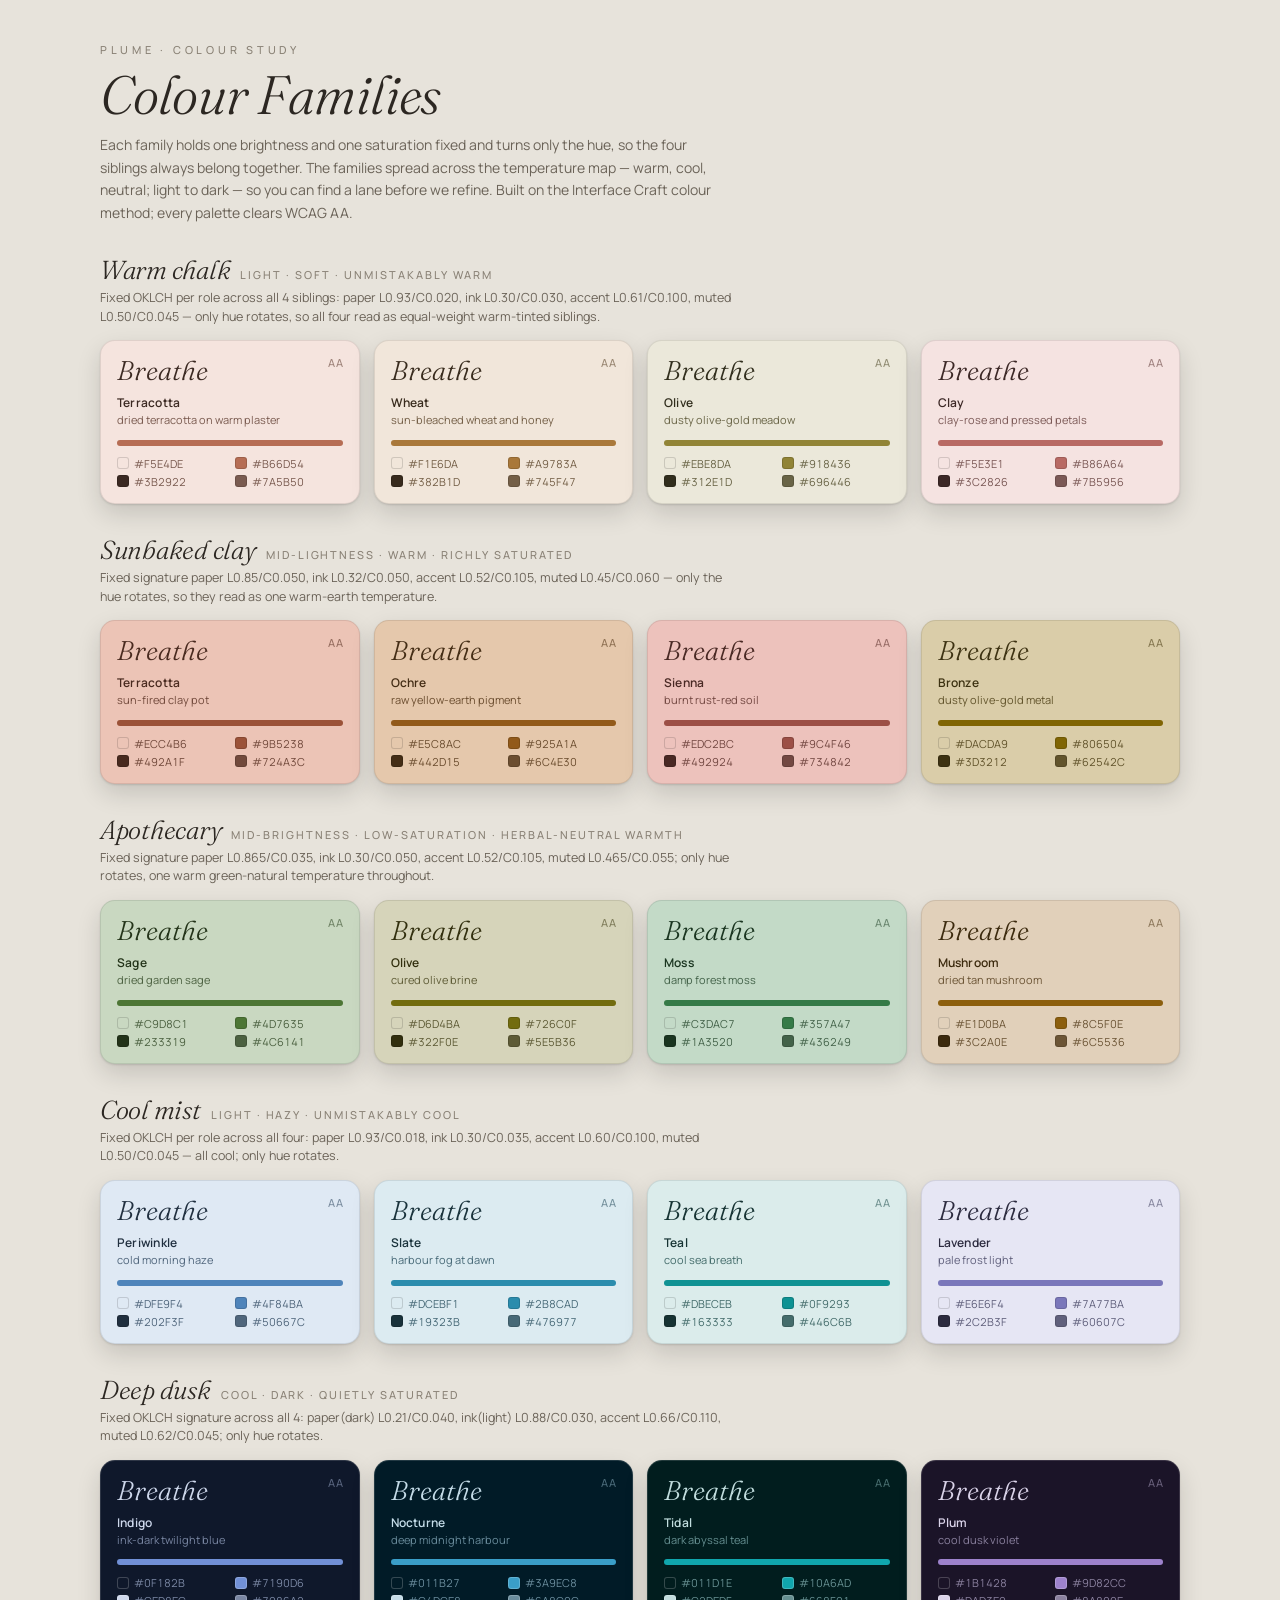
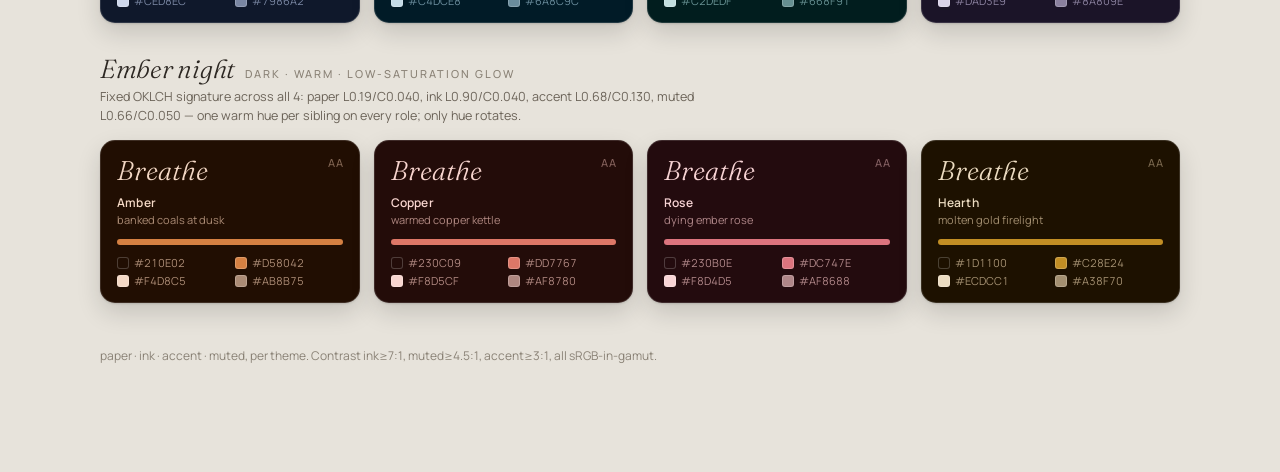
<file: docs/color-families.html>
<!doctype html>
<html lang="en">
<head>
<meta charset="utf-8" />
<meta name="viewport" content="width=device-width, initial-scale=1" />
<title>Plume — Colour Families</title>
</head>
<body style="margin:0;background:#e7e3db;padding:36px 26px 80px;">
<style>
@import url('https://fonts.googleapis.com/css2?family=Fraunces:ital,opsz,wght@0,9..144,300;0,9..144,400;1,9..144,300;1,9..144,400&family=Manrope:wght@400;500;600&display=swap');
.cf-sr{position:absolute;width:1px;height:1px;overflow:hidden;clip:rect(0 0 0 0);}
.cf{font-family:"Manrope",system-ui,sans-serif;max-width:1080px;margin:0 auto;padding:.4rem 0 1rem;}
.cf-lede{margin:0 0 8px;}
.cf-eyebrow{font-size:11px;letter-spacing:.34em;text-transform:uppercase;color:#8a8276;font-weight:500;}
.cf-h1{font-family:"Fraunces",serif;font-style:italic;font-weight:300;font-size:clamp(34px,5vw,54px);letter-spacing:-.01em;margin:4px 0 6px;color:#2c2722;}
.cf-intro{font-size:14px;color:#6b6358;max-width:70ch;line-height:1.6;margin:0 0 8px;}
.cf-head{display:flex;align-items:baseline;gap:10px;flex-wrap:wrap;margin:30px 0 3px;}
.cf-fam{font-family:"Fraunces",serif;font-style:italic;font-weight:300;font-size:26px;color:#2c2722;letter-spacing:-.01em;}
.cf-tag{font-size:11px;letter-spacing:.18em;text-transform:uppercase;font-weight:500;color:#8a8276;}
.cf-coh{font-size:12.5px;color:#6b6358;margin:0 0 14px;line-height:1.5;max-width:80ch;}
.cf-grid{display:grid;grid-template-columns:repeat(auto-fit,minmax(180px,1fr));gap:14px;}
.cf-card{border-radius:15px;padding:16px 16px 14px;position:relative;overflow:hidden;box-shadow:0 1px 2px rgba(0,0,0,.12),0 10px 24px rgba(0,0,0,.14);}
.cf-spec{font-family:"Fraunces",serif;font-style:italic;font-weight:300;font-size:27px;line-height:1;}
.cf-name{font-size:12px;font-weight:600;letter-spacing:.02em;margin-top:10px;}
.cf-mood{font-size:11px;line-height:1.4;margin-top:1px;}
.cf-bar{height:6px;border-radius:4px;margin:12px 0 10px;}
.cf-hex{display:grid;grid-template-columns:1fr 1fr;gap:3px 10px;}
.cf-hex span{font-size:11px;font-variant-numeric:tabular-nums;display:flex;align-items:center;gap:5px;}
.cf-hex i{width:10px;height:10px;border-radius:3px;flex:none;}
.cf-ok{position:absolute;top:14px;right:15px;font-size:11px;letter-spacing:.08em;font-weight:500;opacity:.7;}
.cf-foot{color:#8a8276;font-size:12px;margin-top:44px;}
</style>

<h2 class="cf-sr">Six colour families for the Plume breathing app, each locked to one OKLCH brightness and saturation signature with only hue rotating, arranged across the warm-to-cool and light-to-dark temperature map. Each theme shows paper, an ink type specimen, the muted tone and the accent, with hex values and an AA contrast pass.</h2>

<div class="cf">
  <div class="cf-eyebrow">Plume · colour study</div>
  <div class="cf-h1">Colour Families</div>
  <p class="cf-intro">Each family holds one brightness and one saturation fixed and turns only the hue, so the four siblings always belong together. The families spread across the temperature map — warm, cool, neutral; light to dark — so you can find a lane before we refine. Built on the Interface&nbsp;Craft colour method; every palette clears WCAG&nbsp;AA.</p>
  <div id="cf-root"></div>
  <p class="cf-foot">paper · ink · accent · muted, per theme. Contrast ink≥7:1, muted≥4.5:1, accent≥3:1, all sRGB-in-gamut.</p>
</div>

<script>
const FAMS=[{"family":"Warm chalk","character":"light, soft, unmistakably warm — fresh plaster and pressed flowers in daylight","cohesion":"Fixed OKLCH per role across all 4 siblings: paper L0.93/C0.020, ink L0.30/C0.030, accent L0.61/C0.100, muted L0.50/C0.045 — only hue rotates, so all four read as equal-weight warm-tinted siblings.","inverted":false,"themes":[{"name":"Terracotta","mood":"dried terracotta on warm plaster","paper":"#F5E4DE","ink":"#3B2922","accent":"#B66D54","muted":"#7A5B50","ci":11.2,"cm":5.0,"ca":3.2,"inv":false},{"name":"Wheat","mood":"sun-bleached wheat and honey","paper":"#F1E6DA","ink":"#382B1D","accent":"#A9783A","muted":"#745F47","ci":11.2,"cm":4.9,"ca":3.1,"inv":false},{"name":"Olive","mood":"dusty olive-gold meadow","paper":"#EBE8DA","ink":"#312E1D","accent":"#918436","muted":"#696446","ci":11.1,"cm":4.9,"ca":3.1,"inv":false},{"name":"Clay","mood":"clay-rose and pressed petals","paper":"#F5E3E1","ink":"#3C2826","accent":"#B86A64","muted":"#7B5956","ci":11.1,"cm":5.0,"ca":3.2,"inv":false}]},{"family":"Sunbaked clay","character":"mid-lightness, warm, richly saturated — sun-warmed earth pigment, calm but confident","cohesion":"Fixed signature paper L0.85/C0.050, ink L0.32/C0.050, accent L0.52/C0.105, muted L0.45/C0.060 — only the hue rotates, so they read as one warm-earth temperature.","inverted":false,"themes":[{"name":"Terracotta","mood":"sun-fired clay pot","paper":"#ECC4B6","ink":"#492A1F","accent":"#9B5238","muted":"#724A3C","ci":8.0,"cm":4.8,"ca":3.6,"inv":false},{"name":"Ochre","mood":"raw yellow-earth pigment","paper":"#E5C8AC","ink":"#442D15","accent":"#925A1A","muted":"#6C4E30","ci":8.1,"cm":4.8,"ca":3.6,"inv":false},{"name":"Sienna","mood":"burnt rust-red soil","paper":"#EDC2BC","ink":"#492924","accent":"#9C4F46","muted":"#734842","ci":8.0,"cm":4.8,"ca":3.6,"inv":false},{"name":"Bronze","mood":"dusty olive-gold metal","paper":"#DACDA9","ink":"#3D3212","accent":"#806504","muted":"#62542C","ci":8.0,"cm":4.7,"ca":3.5,"inv":false}]},{"family":"Apothecary","character":"mid-brightness, low-saturation, herbal-neutral warmth — dried botanicals under apothecary glass","cohesion":"Fixed signature paper L0.865/C0.035, ink L0.30/C0.050, accent L0.52/C0.105, muted L0.465/C0.055; only hue rotates, one warm green-natural temperature throughout.","inverted":false,"themes":[{"name":"Sage","mood":"dried garden sage","paper":"#C9D8C1","ink":"#233319","accent":"#4D7635","muted":"#4C6141","ci":9.0,"cm":4.5,"ca":3.6,"inv":false},{"name":"Olive","mood":"cured olive brine","paper":"#D6D4BA","ink":"#322F0E","accent":"#726C0F","muted":"#5E5B36","ci":9.0,"cm":4.6,"ca":3.6,"inv":false},{"name":"Moss","mood":"damp forest moss","paper":"#C3DAC7","ink":"#1A3520","accent":"#357A47","muted":"#436249","ci":9.0,"cm":4.6,"ca":3.5,"inv":false},{"name":"Mushroom","mood":"dried tan mushroom","paper":"#E1D0BA","ink":"#3C2A0E","accent":"#8C5F0E","muted":"#6C5536","ci":9.1,"cm":4.7,"ca":3.7,"inv":false}]},{"family":"Cool mist","character":"light, hazy, unmistakably cool — morning fog not afternoon sun","cohesion":"Fixed OKLCH per role across all four: paper L0.93/C0.018, ink L0.30/C0.035, accent L0.60/C0.100, muted L0.50/C0.045 — all cool; only hue rotates.","inverted":false,"themes":[{"name":"Periwinkle","mood":"cold morning haze","paper":"#DFE9F4","ink":"#202F3F","accent":"#4F84BA","muted":"#50667C","ci":11.1,"cm":4.8,"ca":3.2,"inv":false},{"name":"Slate","mood":"harbour fog at dawn","paper":"#DCEBF1","ink":"#19323B","accent":"#2B8CAD","muted":"#476977","ci":11.0,"cm":4.8,"ca":3.1,"inv":false},{"name":"Teal","mood":"cool sea breath","paper":"#DBECEB","ink":"#163333","accent":"#0F9293","muted":"#446C6B","ci":11.1,"cm":4.8,"ca":3.1,"inv":false},{"name":"Lavender","mood":"pale frost light","paper":"#E6E6F4","ink":"#2C2B3F","accent":"#7A77BA","muted":"#60607C","ci":11.1,"cm":4.9,"ca":3.3,"inv":false}]},{"family":"Deep dusk","character":"cool, dark, quietly saturated — one evening temperature, rich deep fields, a single luminous accent","cohesion":"Fixed OKLCH signature across all 4: paper(dark) L0.21/C0.040, ink(light) L0.88/C0.030, accent L0.66/C0.110, muted L0.62/C0.045; only hue rotates.","inverted":true,"themes":[{"name":"Indigo","mood":"ink-dark twilight blue","paper":"#0F182B","ink":"#CED8EC","accent":"#7190D6","muted":"#7986A2","ci":12.4,"cm":4.8,"ca":5.6,"inv":true},{"name":"Nocturne","mood":"deep midnight harbour","paper":"#011B27","ink":"#C4DCE8","accent":"#3A9EC8","muted":"#6A8C9C","ci":12.4,"cm":4.9,"ca":5.8,"inv":true},{"name":"Tidal","mood":"dark abyssal teal","paper":"#011D1E","ink":"#C2DEDF","accent":"#10A6AD","muted":"#668F91","ci":12.4,"cm":4.9,"ca":5.9,"inv":true},{"name":"Plum","mood":"cool dusk violet","paper":"#1B1428","ink":"#DAD3E9","accent":"#9D82CC","muted":"#8A809E","ci":12.3,"cm":4.8,"ca":5.5,"inv":true}]},{"family":"Ember night","character":"dark, warm, low-saturation glow — firelit cream on near-black coals with a single ember signal","cohesion":"Fixed OKLCH signature across all 4: paper L0.19/C0.040, ink L0.90/C0.040, accent L0.68/C0.130, muted L0.66/C0.050 — one warm hue per sibling on every role; only hue rotates.","inverted":true,"themes":[{"name":"Amber","mood":"banked coals at dusk","paper":"#210E02","ink":"#F4D8C5","accent":"#D58042","muted":"#AB8B75","ci":13.7,"cm":5.9,"ca":6.2,"inv":true},{"name":"Copper","mood":"warmed copper kettle","paper":"#230C09","ink":"#F8D5CF","accent":"#DD7767","muted":"#AF8780","ci":13.7,"cm":5.8,"ca":6.1,"inv":true},{"name":"Rose","mood":"dying ember rose","paper":"#230B0E","ink":"#F8D4D5","accent":"#DC747E","muted":"#AF8688","ci":13.7,"cm":5.8,"ca":6.1,"inv":true},{"name":"Hearth","mood":"molten gold firelight","paper":"#1D1100","ink":"#ECDCC1","accent":"#C28E24","muted":"#A38F70","ci":13.8,"cm":5.9,"ca":6.3,"inv":true}]}];
function esc(s){return String(s).replace(/&/g,"&amp;").replace(/</g,"&lt;").replace(/>/g,"&gt;");}
function tag(f){return esc(f.character.split("—")[0].trim().replace(/,/g," ·"));}
function card(t,inv){const bord=inv?"rgba(255,255,255,.13)":"rgba(0,0,0,.09)";const cb=inv?"rgba(255,255,255,.2)":"rgba(0,0,0,.14)";
 const hx=(c,n)=>'<span style="color:'+t.muted+'"><i style="background:'+c+';border:1px solid '+cb+'"></i>'+n.toUpperCase()+'</span>';
 return '<div class="cf-card" style="background:'+t.paper+';border:1px solid '+bord+'">'
 +'<div class="cf-ok" style="color:'+t.muted+'">AA</div>'
 +'<div class="cf-spec" style="color:'+t.ink+'">Breathe</div>'
 +'<div class="cf-name" style="color:'+t.ink+'">'+esc(t.name)+'</div>'
 +'<div class="cf-mood" style="color:'+t.muted+'">'+esc(t.mood)+'</div>'
 +'<div class="cf-bar" style="background:'+t.accent+'"></div>'
 +'<div class="cf-hex">'+hx(t.paper,t.paper)+hx(t.accent,t.accent)+hx(t.ink,t.ink)+hx(t.muted,t.muted)+'</div>'
 +'</div>';}
(function(){let h="";
 FAMS.forEach(f=>{h+='<div class="cf-head"><span class="cf-fam">'+esc(f.family)+'</span><span class="cf-tag">'+tag(f)+'</span></div>';
  h+='<div class="cf-coh">'+esc(f.cohesion)+'</div><div class="cf-grid">';
  f.themes.forEach(t=>h+=card(t,f.inverted));h+='</div>';});
 document.getElementById("cf-root").innerHTML=h;})();
</script>
</body>
</html>
</file>
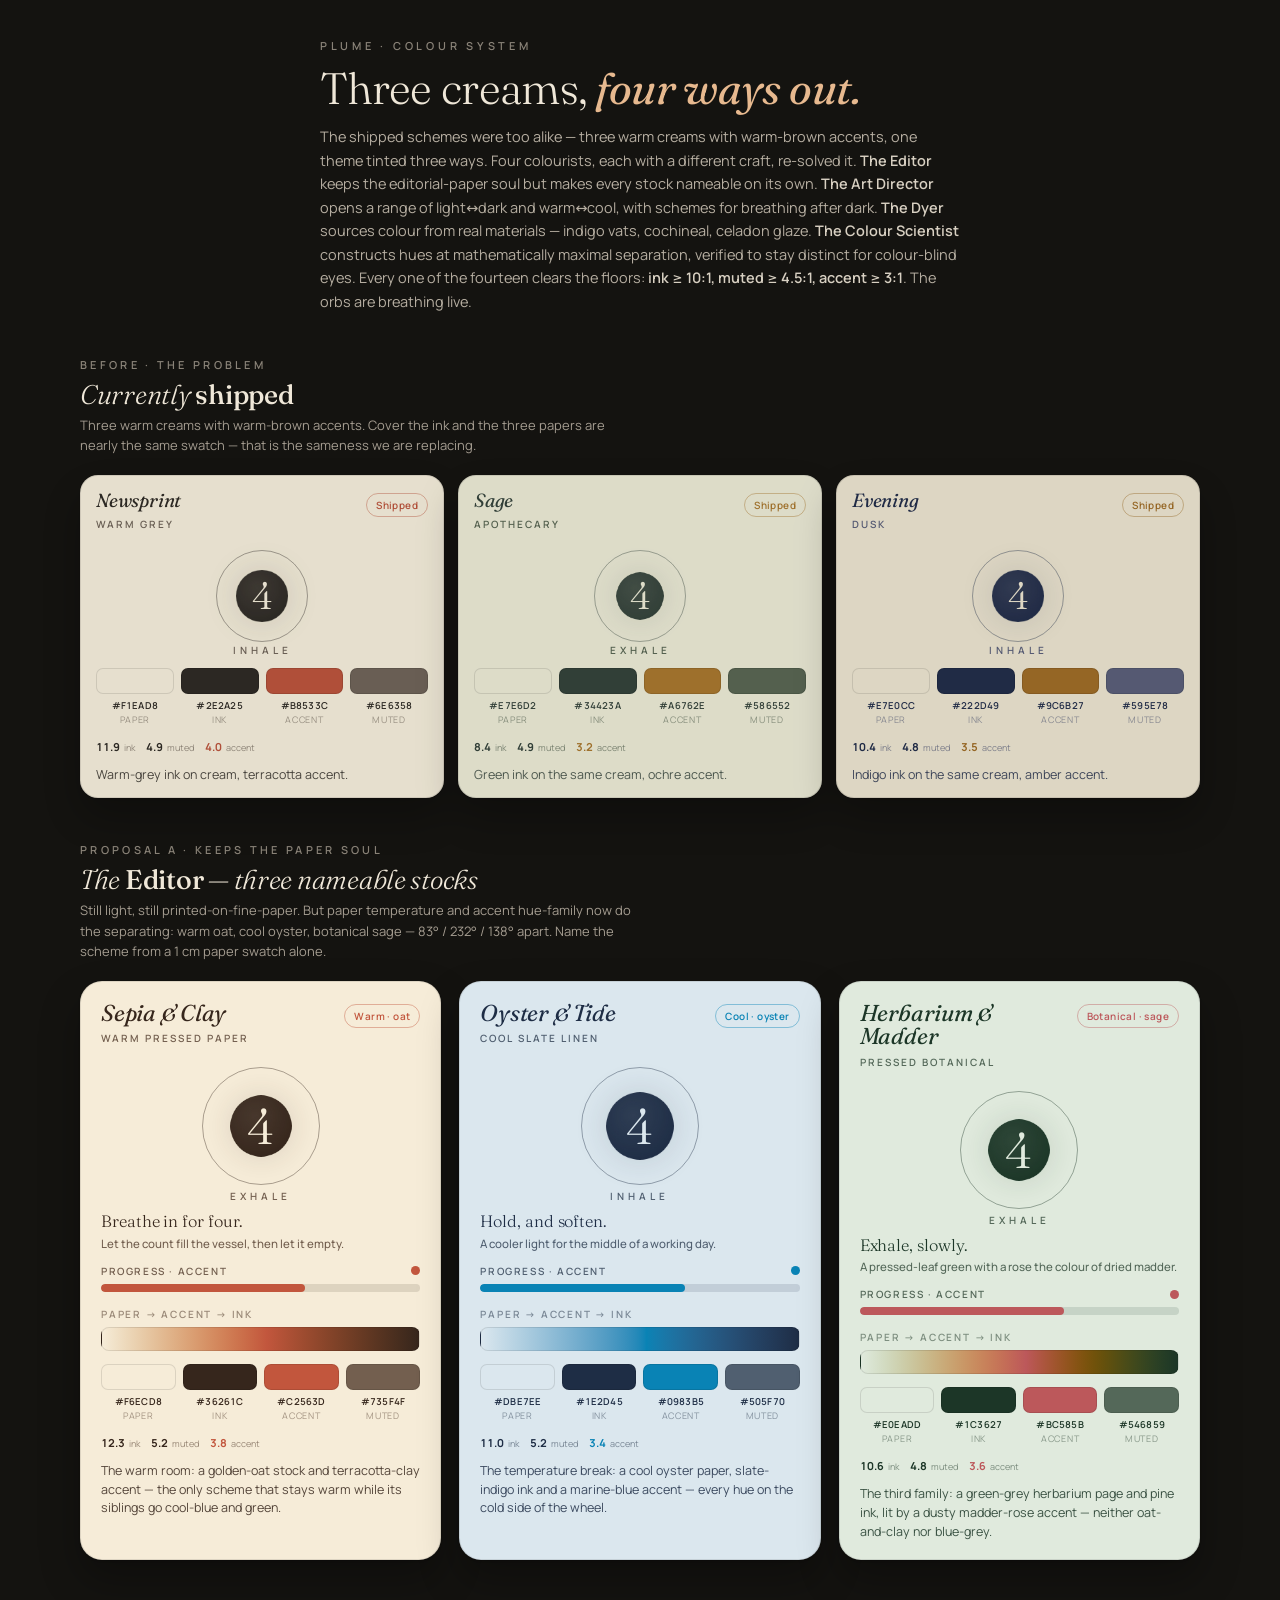
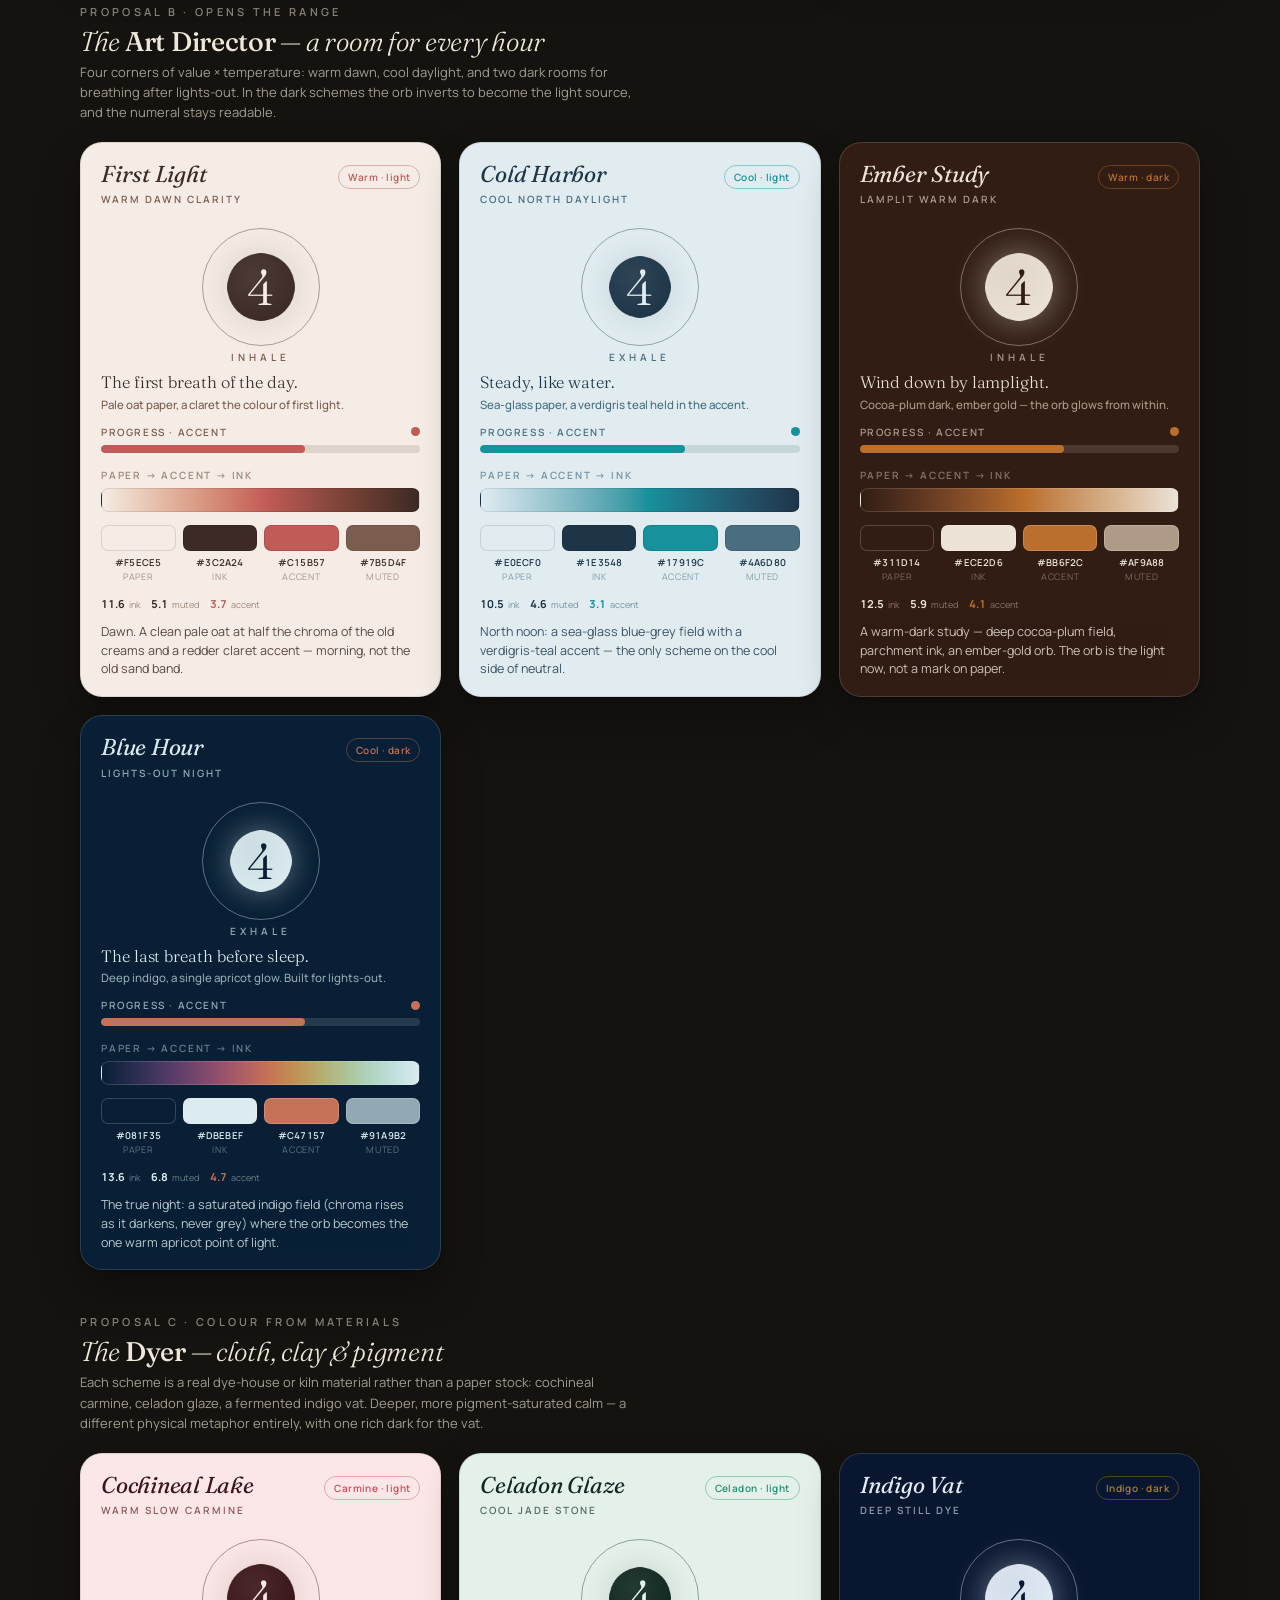
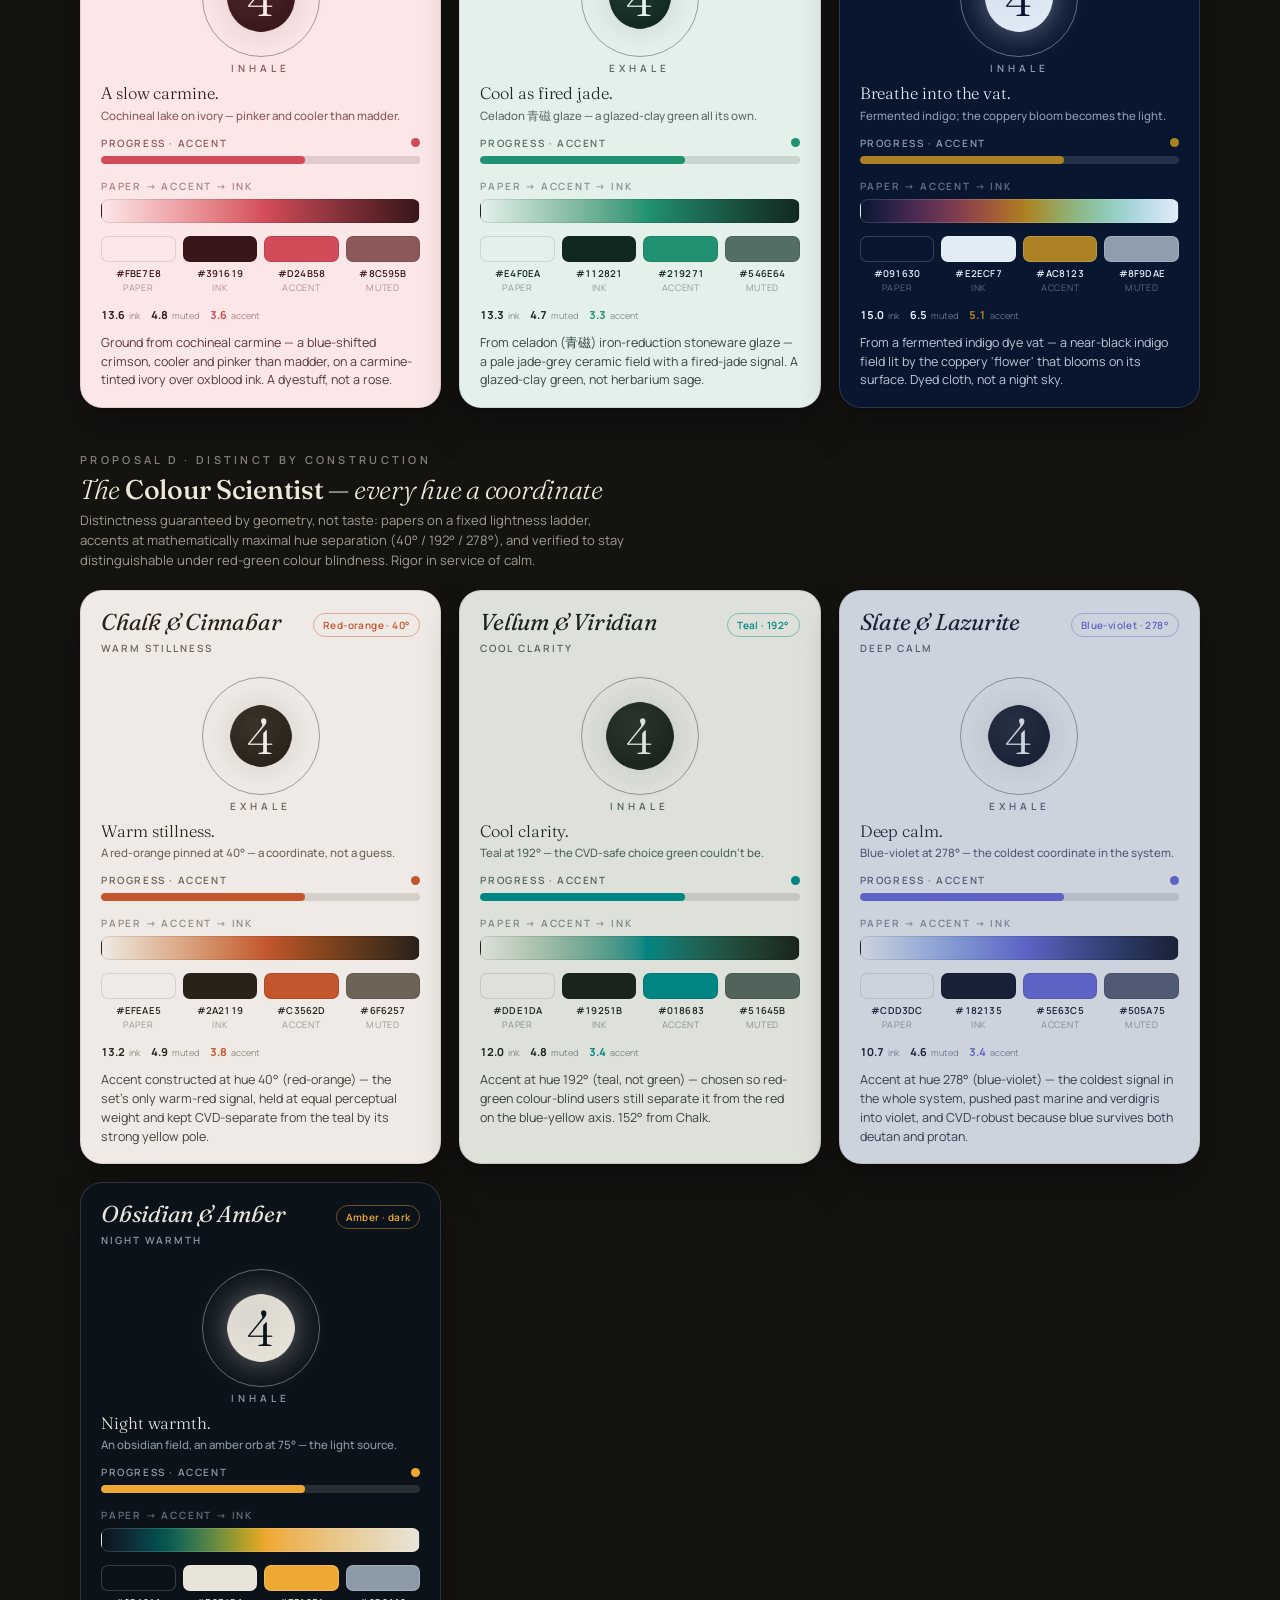
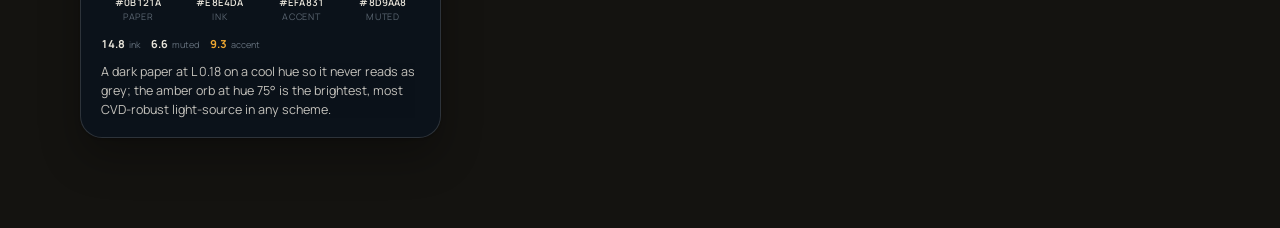
<file: docs/color-final.html>
<!doctype html>
<html lang="en">
<head>
<meta charset="utf-8" />
<meta name="viewport" content="width=device-width, initial-scale=1" />
<title>Plume — Finalising the Colour Combos</title>
</head>
<body style="margin:0;background:#141310;padding:38px 20px 90px;">
<!--FRAGMENT-START-->
<style>
@import url('https://fonts.googleapis.com/css2?family=Fraunces:ital,opsz,wght@0,9..144,300;0,9..144,400;0,9..144,500;1,9..144,300;1,9..144,400;1,9..144,500&family=Manrope:wght@400;500;600;700&display=swap');
.cf{font-family:"Manrope",system-ui,sans-serif;max-width:1120px;margin:0 auto;}
.cf *{box-sizing:border-box;}
.cf-lede{max-width:64ch;margin:0 auto 6px;}
.cf-kicker{font-size:11px;letter-spacing:.34em;text-transform:uppercase;color:#8a8378;font-weight:600;margin:0 0 12px;}
.cf-h1{font-family:"Fraunces",serif;font-weight:300;font-size:clamp(28px,4.4vw,44px);line-height:1.05;color:#efe7d8;margin:0 0 14px;letter-spacing:-.015em;}
.cf-h1 em{font-style:italic;font-weight:400;color:#e7b98f;}
.cf-intro{font-size:14.5px;line-height:1.62;color:#b6aea1;margin:0 0 4px;}
.cf-intro b{color:#d8d0c2;font-weight:600;}
.cf-eyebrow{font-size:11px;letter-spacing:.3em;text-transform:uppercase;color:#8a8378;font-weight:600;margin:44px 0 6px;}
.cf-sec{font-family:"Fraunces",serif;font-style:italic;font-weight:300;font-size:27px;color:#efe7d8;margin:0 0 4px;letter-spacing:-.01em;}
.cf-sec b{font-style:normal;font-weight:500;}
.cf-secsub{font-size:13px;color:#a49c90;margin:0 0 20px;line-height:1.55;max-width:70ch;}
.cf-grid{display:grid;grid-template-columns:repeat(auto-fit,minmax(288px,1fr));gap:18px;}
.cf-grid.mini{grid-template-columns:repeat(auto-fit,minmax(232px,1fr));gap:14px;opacity:.96;}

.card{border-radius:22px;padding:20px 20px 17px;position:relative;overflow:hidden;box-shadow:0 1px 2px rgba(0,0,0,.22),0 20px 40px rgba(0,0,0,.28);}
.card.mini{border-radius:18px;padding:15px 15px 13px;}
.head{display:flex;align-items:flex-start;justify-content:space-between;gap:10px;}
.name{font-family:"Fraunces",serif;font-style:italic;font-weight:400;font-size:23px;line-height:1.02;letter-spacing:-.01em;}
.mini .name{font-size:19px;}
.mood{font-size:10px;letter-spacing:.2em;text-transform:uppercase;margin-top:6px;font-weight:600;}
.fam{font-family:"Manrope";font-size:10px;font-weight:600;letter-spacing:.04em;border-radius:999px;padding:4px 9px;white-space:nowrap;align-self:flex-start;margin-top:2px;}

.stage{position:relative;height:150px;display:flex;align-items:center;justify-content:center;margin:6px 0 2px;}
.mini .stage{height:118px;}
.ring{position:absolute;width:118px;height:118px;border-radius:50%;border:1px solid;box-sizing:border-box;}
.mini .ring{width:92px;height:92px;}
.halo{position:absolute;width:96px;height:96px;border-radius:50%;filter:blur(23px);will-change:transform,opacity;}
.mini .halo{width:74px;height:74px;}
.sphere{position:absolute;width:96px;height:96px;border-radius:50%;will-change:transform,opacity;}
.mini .sphere{width:74px;height:74px;}
.num{position:absolute;display:grid;place-items:center;width:96px;height:96px;}
.mini .num{width:74px;height:74px;}
.num span{font-family:"Fraunces",serif;font-weight:300;font-size:50px;line-height:1;font-variant-numeric:tabular-nums;will-change:opacity;}
.mini .num span{font-size:38px;}
.phase{position:absolute;bottom:-2px;font-size:10px;letter-spacing:.4em;text-transform:uppercase;font-weight:600;}

.spec{font-family:"Fraunces",serif;font-weight:300;font-size:16.5px;line-height:1.35;margin:9px 0 2px;letter-spacing:-.005em;}
.spec em{font-style:italic;}
.specsub{font-size:11.5px;line-height:1.5;font-weight:500;margin:0 0 12px;}

.prog-lab{display:flex;justify-content:space-between;align-items:center;font-size:10px;letter-spacing:.16em;text-transform:uppercase;font-weight:600;margin:12px 0 6px;}
.prog{height:8px;border-radius:99px;overflow:hidden;position:relative;}
.prog i{position:absolute;inset:0;width:64%;border-radius:99px;}
.dot{width:9px;height:9px;border-radius:50%;display:inline-block;}

.grad-lab{font-size:10px;letter-spacing:.18em;text-transform:uppercase;font-weight:600;opacity:.7;margin:15px 0 6px;}
.grad{height:24px;border-radius:8px;border:1px solid rgba(0,0,0,.08);}

.chips{display:flex;gap:7px;margin-top:13px;}
.chip{flex:1;text-align:center;}
.chip i{display:block;height:26px;border-radius:7px;}
.chip b{display:block;font-family:"Manrope";font-weight:600;font-size:9.5px;margin-top:5px;letter-spacing:.02em;font-feature-settings:"tnum";}
.chip u{display:block;font-size:9px;text-decoration:none;opacity:.62;letter-spacing:.08em;text-transform:uppercase;margin-top:1px;}

.ct{display:flex;gap:11px;font-size:11px;margin-top:13px;flex-wrap:wrap;align-items:center;}
.ct span{display:inline-flex;align-items:baseline;gap:4px;}
.ct b{font-weight:700;font-feature-settings:"tnum";}
.ct small{font-size:9px;opacity:.7;}

.dist{font-size:12.5px;line-height:1.5;margin-top:12px;}
.sr{position:absolute;width:1px;height:1px;overflow:hidden;clip:rect(0 0 0 0);}
@media (max-width:520px){.cf-grid,.cf-grid.mini{grid-template-columns:1fr;}}
</style>

<div class="cf">
  <div class="cf-lede">
    <p class="cf-kicker">Plume · Colour system</p>
    <h1 class="cf-h1">Three creams, <em>four ways out.</em></h1>
    <p class="cf-intro">The shipped schemes were too alike — three warm creams with warm-brown accents, one theme tinted three ways. Four colourists, each with a different craft, re-solved it. <b>The Editor</b> keeps the editorial-paper soul but makes every stock nameable on its own. <b>The Art Director</b> opens a range of light↔dark and warm↔cool, with schemes for breathing after dark. <b>The Dyer</b> sources colour from real materials — indigo vats, cochineal, celadon glaze. <b>The Colour Scientist</b> constructs hues at mathematically maximal separation, verified to stay distinct for colour-blind eyes. Every one of the fourteen clears the floors: <b>ink ≥ 10:1, muted ≥ 4.5:1, accent ≥ 3:1</b>. The orbs are breathing live.</p>
  </div>

  <div id="cf-root"></div>
</div>

<script>
const SCHEMES = [
  // ---- currently shipped (the problem) ----
  {group:"now", name:"Newsprint", mood:"Warm grey", fam:"Shipped", inv:false,
   paper:"#F1EAD8", ink:"#2E2A25", accent:"#B8533C", muted:"#6E6358",
   ink_c:11.9, muted_c:4.9, accent_c:4.0,
   dist:"Warm-grey ink on cream, terracotta accent."},
  {group:"now", name:"Sage", mood:"Apothecary", fam:"Shipped", inv:false,
   paper:"#E7E6D2", ink:"#34423A", accent:"#A6762E", muted:"#586552",
   ink_c:8.4, muted_c:4.9, accent_c:3.2,
   dist:"Green ink on the same cream, ochre accent."},
  {group:"now", name:"Evening", mood:"Dusk", fam:"Shipped", inv:false,
   paper:"#E7E0CC", ink:"#222D49", accent:"#9C6B27", muted:"#595E78",
   ink_c:10.4, muted_c:4.8, accent_c:3.5,
   dist:"Indigo ink on the same cream, amber accent."},

  // ---- Proposal A · The Editor ----
  {group:"A", name:"Sepia & Clay", mood:"Warm pressed paper", fam:"Warm · oat", inv:false,
   paper:"#F6ECD8", ink:"#36261C", accent:"#C2563D", muted:"#735F4F",
   ink_c:12.34, muted_c:5.15, accent_c:3.82,
   dist:"The warm room: a golden-oat stock and terracotta-clay accent — the only scheme that stays warm while its siblings go cool-blue and green.",
   spec:"Breathe in for four.", specsub:"Let the count fill the vessel, then let it empty."},
  {group:"A", name:"Oyster & Tide", mood:"Cool slate linen", fam:"Cool · oyster", inv:false,
   paper:"#DBE7EE", ink:"#1E2D45", accent:"#0983B5", muted:"#505F70",
   ink_c:11.00, muted_c:5.19, accent_c:3.39,
   dist:"The temperature break: a cool oyster paper, slate-indigo ink and a marine-blue accent — every hue on the cold side of the wheel.",
   spec:"Hold, and soften.", specsub:"A cooler light for the middle of a working day."},
  {group:"A", name:"Herbarium & Madder", mood:"Pressed botanical", fam:"Botanical · sage", inv:false,
   paper:"#E0EADD", ink:"#1C3627", accent:"#BC585B", muted:"#546859",
   ink_c:10.57, muted_c:4.85, accent_c:3.62,
   dist:"The third family: a green-grey herbarium page and pine ink, lit by a dusty madder-rose accent — neither oat-and-clay nor blue-grey.",
   spec:"Exhale, slowly.", specsub:"A pressed-leaf green with a rose the colour of dried madder."},

  // ---- Proposal B · The Art Director ----
  {group:"B", name:"First Light", mood:"Warm dawn clarity", fam:"Warm · light", inv:false,
   paper:"#F5ECE5", ink:"#3C2A24", accent:"#C15B57", muted:"#7B5D4F",
   ink_c:11.63, muted_c:5.12, accent_c:3.67,
   dist:"Dawn. A clean pale oat at half the chroma of the old creams and a redder claret accent — morning, not the old sand band.",
   spec:"The first breath of the day.", specsub:"Pale oat paper, a claret the colour of first light."},
  {group:"B", name:"Cold Harbor", mood:"Cool north daylight", fam:"Cool · light", inv:false,
   paper:"#E0ECF0", ink:"#1E3548", accent:"#17919C", muted:"#4A6D80",
   ink_c:10.51, muted_c:4.60, accent_c:3.13,
   dist:"North noon: a sea-glass blue-grey field with a verdigris-teal accent — the only scheme on the cool side of neutral.",
   spec:"Steady, like water.", specsub:"Sea-glass paper, a verdigris teal held in the accent."},
  {group:"B", name:"Ember Study", mood:"Lamplit warm dark", fam:"Warm · dark", inv:true,
   paper:"#311D14", ink:"#ECE2D6", accent:"#BB6F2C", muted:"#AF9A88",
   ink_c:12.47, muted_c:5.93, accent_c:4.12,
   dist:"A warm-dark study — deep cocoa-plum field, parchment ink, an ember-gold orb. The orb is the light now, not a mark on paper.",
   spec:"Wind down by lamplight.", specsub:"Cocoa-plum dark, ember gold — the orb glows from within."},
  {group:"B", name:"Blue Hour", mood:"Lights-out night", fam:"Cool · dark", inv:true,
   paper:"#081F35", ink:"#DBEBEF", accent:"#C47157", muted:"#91A9B2",
   ink_c:13.63, muted_c:6.78, accent_c:4.65,
   dist:"The true night: a saturated indigo field (chroma rises as it darkens, never grey) where the orb becomes the one warm apricot point of light.",
   spec:"The last breath before sleep.", specsub:"Deep indigo, a single apricot glow. Built for lights-out."},

  // ---- Proposal C · The Dyer / Pigment Historian ----
  {group:"C", name:"Cochineal Lake", mood:"Warm slow carmine", fam:"Carmine · light", inv:false,
   paper:"#FBE7E8", ink:"#391619", accent:"#D24B58", muted:"#8C595B",
   ink_c:13.58, muted_c:4.79, accent_c:3.62,
   dist:"Ground from cochineal carmine — a blue-shifted crimson, cooler and pinker than madder, on a carmine-tinted ivory over oxblood ink. A dyestuff, not a rose.",
   spec:"A slow carmine.", specsub:"Cochineal lake on ivory — pinker and cooler than madder."},
  {group:"C", name:"Celadon Glaze", mood:"Cool jade stone", fam:"Celadon · light", inv:false,
   paper:"#E4F0EA", ink:"#112821", accent:"#219271", muted:"#546E64",
   ink_c:13.30, muted_c:4.73, accent_c:3.32,
   dist:"From celadon (青磁) iron-reduction stoneware glaze — a pale jade-grey ceramic field with a fired-jade signal. A glazed-clay green, not herbarium sage.",
   spec:"Cool as fired jade.", specsub:"Celadon 青磁 glaze — a glazed-clay green all its own."},
  {group:"C", name:"Indigo Vat", mood:"Deep still dye", fam:"Indigo · dark", inv:true,
   paper:"#091630", ink:"#E2ECF7", accent:"#AC8123", muted:"#8F9DAE",
   ink_c:15.03, muted_c:6.50, accent_c:5.06,
   dist:"From a fermented indigo dye vat — a near-black indigo field lit by the coppery 'flower' that blooms on its surface. Dyed cloth, not a night sky.",
   spec:"Breathe into the vat.", specsub:"Fermented indigo; the coppery bloom becomes the light."},

  // ---- Proposal D · The Colour Scientist ----
  {group:"D", name:"Chalk & Cinnabar", mood:"Warm stillness", fam:"Red-orange · 40°", inv:false,
   paper:"#EFEAE5", ink:"#2A2119", accent:"#C3562D", muted:"#6F6257",
   ink_c:13.21, muted_c:4.93, accent_c:3.75,
   dist:"Accent constructed at hue 40° (red-orange) — the set's only warm-red signal, held at equal perceptual weight and kept CVD-separate from the teal by its strong yellow pole.",
   spec:"Warm stillness.", specsub:"A red-orange pinned at 40° — a coordinate, not a guess."},
  {group:"D", name:"Vellum & Viridian", mood:"Cool clarity", fam:"Teal · 192°", inv:false,
   paper:"#DDE1DA", ink:"#19251B", accent:"#018683", muted:"#51645B",
   ink_c:12.00, muted_c:4.77, accent_c:3.35,
   dist:"Accent at hue 192° (teal, not green) — chosen so red-green colour-blind users still separate it from the red on the blue-yellow axis. 152° from Chalk.",
   spec:"Cool clarity.", specsub:"Teal at 192° — the CVD-safe choice green couldn't be."},
  {group:"D", name:"Slate & Lazurite", mood:"Deep calm", fam:"Blue-violet · 278°", inv:false,
   paper:"#CDD3DC", ink:"#182135", accent:"#5E63C5", muted:"#505A75",
   ink_c:10.66, muted_c:4.56, accent_c:3.43,
   dist:"Accent at hue 278° (blue-violet) — the coldest signal in the whole system, pushed past marine and verdigris into violet, and CVD-robust because blue survives both deutan and protan.",
   spec:"Deep calm.", specsub:"Blue-violet at 278° — the coldest coordinate in the system."},
  {group:"D", name:"Obsidian & Amber", mood:"Night warmth", fam:"Amber · dark", inv:true,
   paper:"#0B121A", ink:"#E8E4DA", accent:"#EFA831", muted:"#8D9AA8",
   ink_c:14.83, muted_c:6.56, accent_c:9.25,
   dist:"A dark paper at L 0.18 on a cool hue so it never reads as grey; the amber orb at hue 75° is the brightest, most CVD-robust light-source in any scheme.",
   spec:"Night warmth.", specsub:"An obsidian field, an amber orb at 75° — the light source."},
];

const SECTIONS = [
  {key:"now", eyebrow:"Before · the problem", title:'Currently <b>shipped</b>', sub:"Three warm creams with warm-brown accents. Cover the ink and the three papers are nearly the same swatch — that is the sameness we are replacing.", mini:true},
  {key:"A", eyebrow:"Proposal A · keeps the paper soul", title:'The <b>Editor</b> — three nameable stocks', sub:"Still light, still printed-on-fine-paper. But paper temperature and accent hue-family now do the separating: warm oat, cool oyster, botanical sage — 83° / 232° / 138° apart. Name the scheme from a 1 cm paper swatch alone.", mini:false},
  {key:"B", eyebrow:"Proposal B · opens the range", title:'The <b>Art Director</b> — a room for every hour', sub:"Four corners of value × temperature: warm dawn, cool daylight, and two dark rooms for breathing after lights-out. In the dark schemes the orb inverts to become the light source, and the numeral stays readable.", mini:false},
  {key:"C", eyebrow:"Proposal C · colour from materials", title:'The <b>Dyer</b> — cloth, clay & pigment', sub:"Each scheme is a real dye-house or kiln material rather than a paper stock: cochineal carmine, celadon glaze, a fermented indigo vat. Deeper, more pigment-saturated calm — a different physical metaphor entirely, with one rich dark for the vat.", mini:false},
  {key:"D", eyebrow:"Proposal D · distinct by construction", title:'The <b>Colour Scientist</b> — every hue a coordinate', sub:"Distinctness guaranteed by geometry, not taste: papers on a fixed lightness ladder, accents at mathematically maximal hue separation (40° / 192° / 278°), and verified to stay distinguishable under red-green colour blindness. Rigor in service of calm.", mini:false},
];

function esc(s){return String(s).replace(/&/g,"&amp;").replace(/</g,"&lt;").replace(/>/g,"&gt;");}
// derived, faithful to Theme.swift: orb = ink; accent lives in the progress bar; numeral = paper.
function card(s, mini){
  const bord = s.inv ? "rgba(255,255,255,.14)" : "rgba(0,0,0,.10)";
  const chipBord = s.inv ? "rgba(255,255,255,.18)" : "rgba(0,0,0,.11)";
  const sphere = `radial-gradient(circle at 40% 34%, ${hexA(s.ink,.9)}, ${s.ink} 78%)`;
  const grad = `linear-gradient(90deg in oklch, ${s.paper} 0%, ${s.accent} 52%, ${s.ink} 100%)`;
  const chip = (hex,lab,rgb)=>`<div class="chip"><i style="background:${hex};border:1px solid ${chipBord}"></i><b style="color:${s.ink}">${hex.toUpperCase()}</b><u style="color:${s.muted}">${lab}</u></div>`;
  const specimen = mini ? "" :
    `<div class="spec" style="color:${s.ink}">${esc(s.spec)}</div>
     <div class="specsub" style="color:${s.muted}">${esc(s.specsub)}</div>`;
  const progress = mini ? "" :
    `<div class="prog-lab" style="color:${s.muted}"><span>Progress · accent</span><span class="dot" style="background:${s.accent}"></span></div>
     <div class="prog" style="background:${hexA(s.ink,.13)}"><i style="background:${s.accent}"></i></div>`;
  const gradient = mini ? "" :
    `<div class="grad-lab" style="color:${s.muted}">paper → accent → ink</div>
     <div class="grad" style="background:${grad};border-color:${bord}"></div>`;
  return `<div class="card ${mini?'mini':''}" data-i="${s._i}" style="background:${s.paper};color:${s.ink};border:1px solid ${bord}">
    <div class="head">
      <div>
        <div class="name">${esc(s.name)}</div>
        <div class="mood" style="color:${s.muted}">${esc(s.mood)}</div>
      </div>
      <div class="fam" style="color:${s.accent};border:1px solid ${hexA(s.accent,.42)}">${esc(s.fam)}</div>
    </div>
    <div class="stage" data-inv="${s.inv?1:0}">
      <div class="ring" style="border-color:${hexA(s.ink,.4)}"></div>
      <div class="halo" style="background:${s.ink}"></div>
      <div class="sphere" style="background:${sphere}"></div>
      <div class="num"><span style="color:${s.paper}">4</span></div>
      <div class="phase" style="color:${s.muted}">Inhale</div>
    </div>
    ${specimen}${progress}${gradient}
    <div class="chips">
      ${chip(s.paper,"paper")}${chip(s.ink,"ink")}${chip(s.accent,"accent")}${chip(s.muted,"muted")}
    </div>
    <div class="ct" style="color:${s.muted}">
      <span><b style="color:${s.ink}">${s.ink_c.toFixed(1)}</b><small>ink</small></span>
      <span><b style="color:${s.ink}">${s.muted_c.toFixed(1)}</b><small>muted</small></span>
      <span><b style="color:${s.accent}">${s.accent_c.toFixed(1)}</b><small>accent</small></span>
    </div>
    <div class="dist" style="color:${s.ink};opacity:.84">${esc(s.dist)}</div>
  </div>`;
}
function hexA(hex,a){const h=hex.replace('#','');const r=parseInt(h.slice(0,2),16),g=parseInt(h.slice(2,4),16),b=parseInt(h.slice(4,6),16);return `rgba(${r},${g},${b},${a})`;}

(function(){
  SCHEMES.forEach((s,i)=>s._i=i);
  const root=document.getElementById("cf-root");
  let html="";
  SECTIONS.forEach(sec=>{
    const list=SCHEMES.filter(s=>s.group===sec.key);
    html+=`<div class="cf-eyebrow">${sec.eyebrow}</div><div class="cf-sec">${sec.title}</div><div class="cf-secsub">${sec.sub}</div><div class="cf-grid ${sec.mini?'mini':''}">`;
    list.forEach(s=>html+=card(s,sec.mini));
    html+=`</div>`;
  });
  root.innerHTML=html;

  const RM = matchMedia("(prefers-reduced-motion: reduce)").matches;
  const smooth=x=>x*x*(3-2*x);
  const stages=[...document.querySelectorAll(".stage")];
  function apply(st,scale,fill,halo,phase){
    const sp=st.querySelector(".sphere");sp.style.transform=`scale(${scale})`;sp.style.opacity=fill;
    const h=st.querySelector(".halo");h.style.transform=`scale(${scale*1.05})`;h.style.opacity=halo;
    st.querySelector(".num span").style.opacity=fill;
    st.querySelector(".phase").textContent=phase;
  }
  if(RM){stages.forEach(st=>apply(st,0.9,1,st.dataset.inv==='1'?0.5:0.16,"Breathe"));return;}
  const P=9;
  function frame(ts){
    const t=ts/1000;
    stages.forEach((st,i)=>{
      const ph=((t/P)+i*0.5)%1;
      const swell=0.5-0.5*Math.cos(2*Math.PI*ph);
      const scale=0.34+0.66*swell;            // grows from a small rest orb, like the app
      let fill=Math.min(1,Math.max(0,(swell-0.02)/0.30));fill=smooth(fill);
      const inv=st.dataset.inv==='1';
      const halo=(inv?0.62:0.20)*(0.3+0.7*swell)*fill*fill;
      apply(st,scale,fill,halo, ph<0.5?"Inhale":"Exhale");
    });
    requestAnimationFrame(frame);
  }
  requestAnimationFrame(frame);
})();
</script>
<!--FRAGMENT-END-->
</body>
</html>
</file>
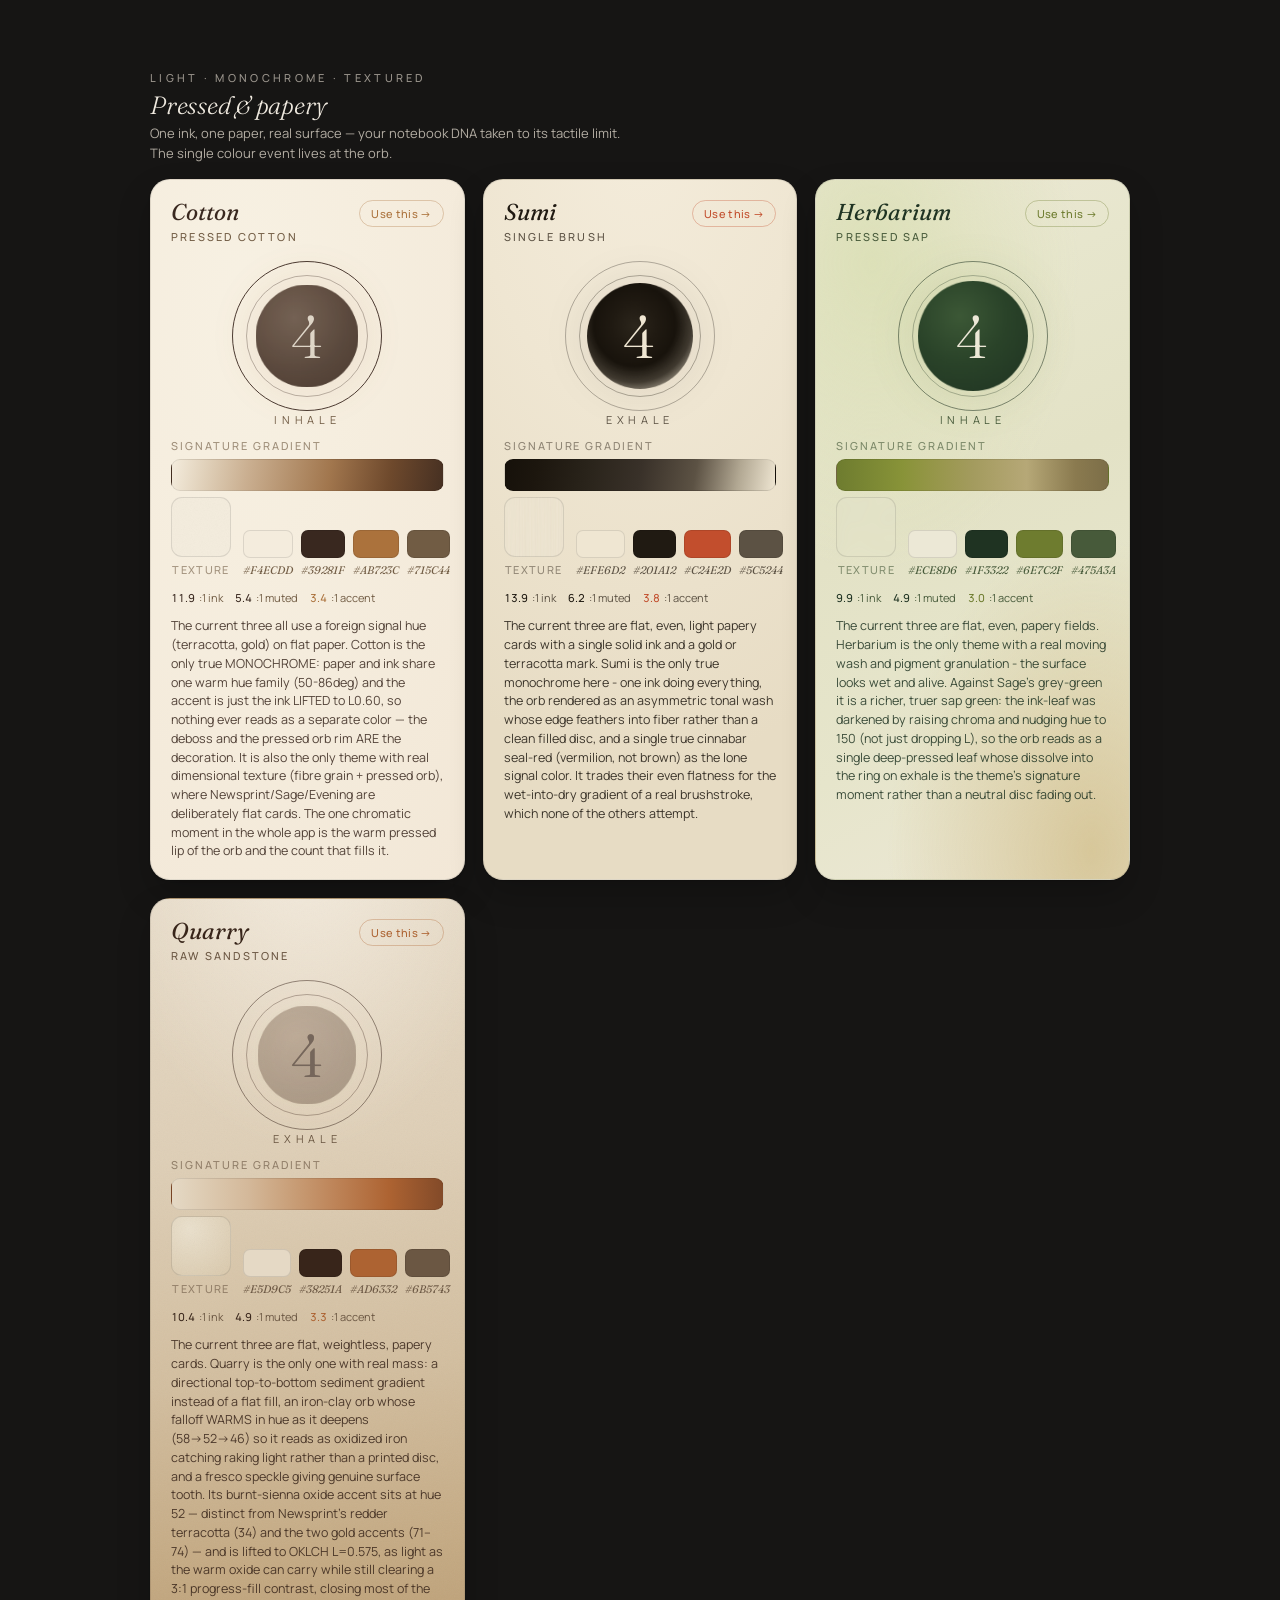
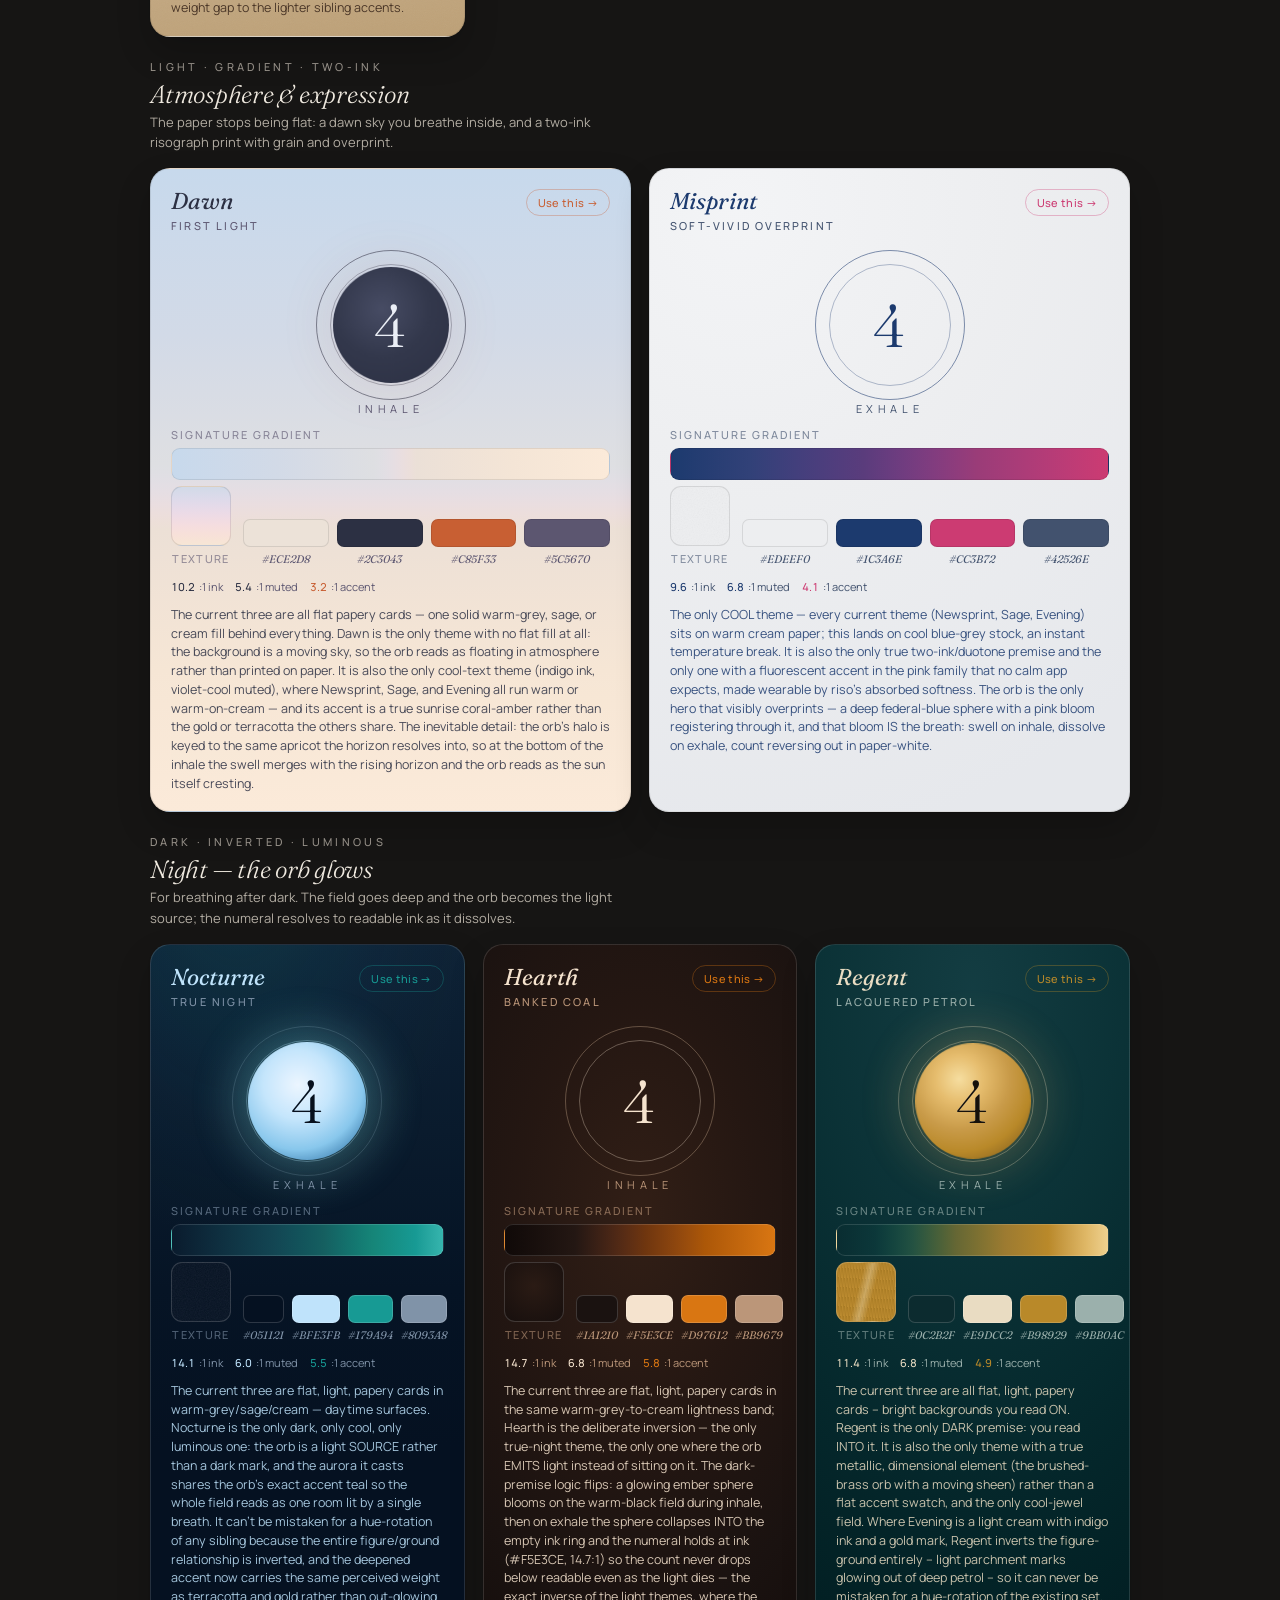
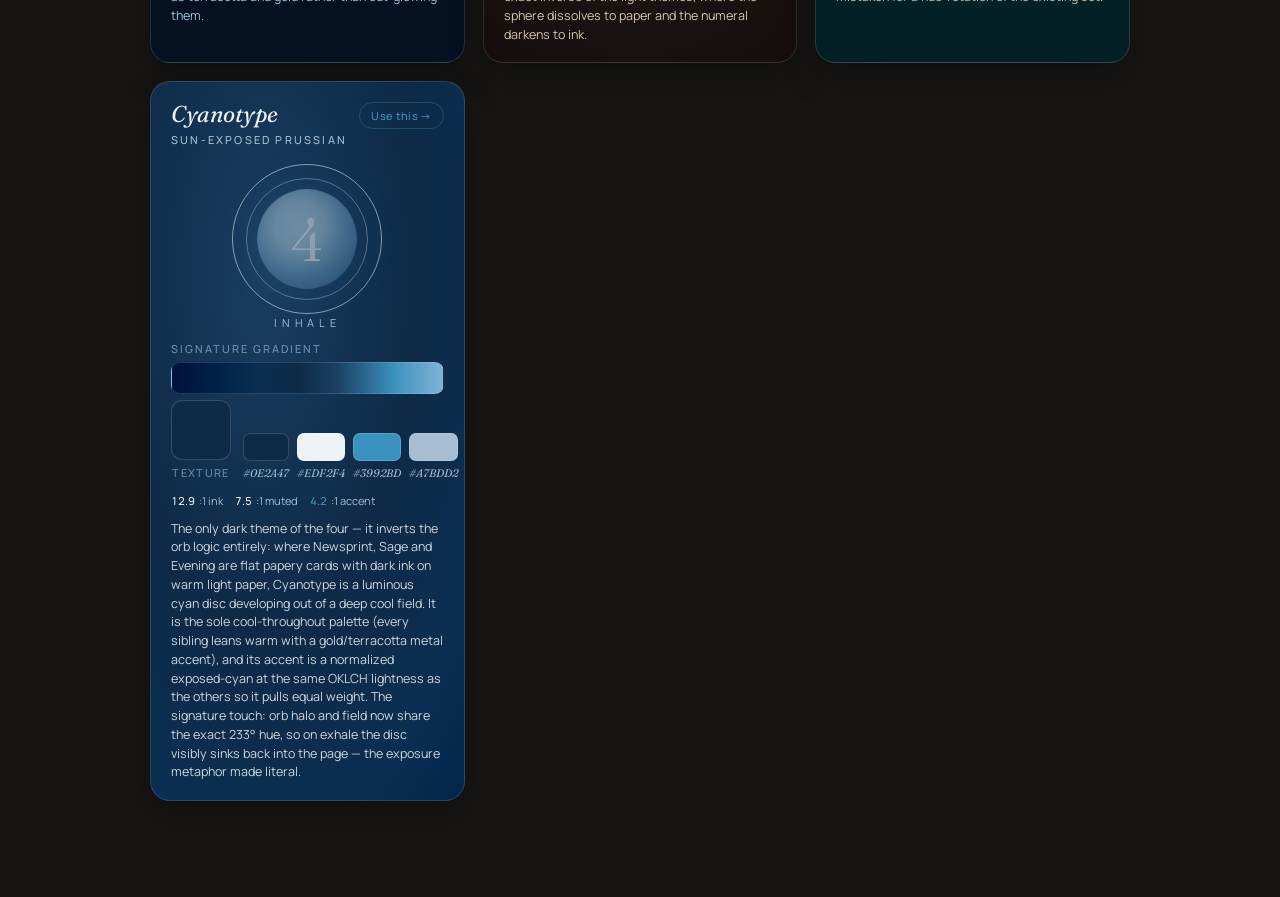
<file: docs/color-themes.html>
<!doctype html>
<html lang="en">
<head>
<meta charset="utf-8" />
<meta name="viewport" content="width=device-width, initial-scale=1" />
<title>Plume — Colour Directions</title>
</head>
<body style="margin:0;background:#161514;padding:40px 22px 80px;">
<!--FRAGMENT-START-->
<style>
@import url('https://fonts.googleapis.com/css2?family=Fraunces:ital,opsz,wght@0,9..144,300;0,9..144,400;0,9..144,500;1,9..144,300;1,9..144,400;1,9..144,500&family=Manrope:wght@400;500;600&display=swap');
.pl-sr{position:absolute;width:1px;height:1px;overflow:hidden;clip:rect(0 0 0 0);white-space:nowrap;}
.pl{font-family:"Manrope",system-ui,sans-serif;max-width:980px;margin:0 auto;padding:.5rem 0 1rem;}
.pl-eyebrow{font-size:11px;letter-spacing:.3em;text-transform:uppercase;color:var(--color-text-tertiary,#9a948c);font-weight:500;margin:22px 0 5px;}
.pl-sec{font-family:"Fraunces",serif;font-style:italic;font-weight:300;font-size:25px;color:var(--color-text-primary,#efe9df);margin:0 0 3px;letter-spacing:-.01em;}
.pl-secsub{font-size:13px;color:var(--color-text-secondary,#b3ada3);margin:0 0 16px;line-height:1.55;max-width:60ch;}
.pl-grid{display:grid;grid-template-columns:repeat(auto-fit,minmax(290px,1fr));gap:18px;}
.pl-card{border-radius:20px;padding:20px 20px 18px;position:relative;overflow:hidden;box-shadow:0 1px 2px rgba(0,0,0,.18),0 16px 34px rgba(0,0,0,.20);}
.pl-head{display:flex;align-items:flex-start;justify-content:space-between;gap:10px;}
.pl-name{font-family:"Fraunces",serif;font-style:italic;font-weight:400;font-size:23px;line-height:1.05;}
.pl-mood{font-size:11px;letter-spacing:.2em;text-transform:uppercase;margin-top:5px;font-weight:500;}
.pl-use{font-family:"Manrope",sans-serif;font-size:11px;font-weight:500;letter-spacing:.03em;border-radius:999px;padding:5px 11px;cursor:pointer;white-space:nowrap;display:inline-flex;align-items:center;gap:4px;background:transparent;transition:opacity .15s;}
.pl-use:hover{opacity:.62;}
.pl-stage{position:relative;height:176px;display:flex;align-items:center;justify-content:center;margin-top:4px;}
.pl-ring{position:absolute;width:150px;height:150px;border-radius:50%;border:1px solid;box-sizing:border-box;}
.pl-ring::after{content:"";position:absolute;inset:13px;border-radius:50%;border:1px solid currentColor;opacity:.32;}
.pl-halo{position:absolute;width:122px;height:122px;border-radius:50%;filter:blur(25px);will-change:transform,opacity;}
.pl-sphere{position:absolute;width:118px;height:118px;border-radius:50%;will-change:transform,opacity;}
.pl-num{position:absolute;display:grid;place-items:center;width:120px;height:120px;}
.pl-num span{grid-area:1/1;font-family:"Fraunces",serif;font-weight:300;font-size:60px;line-height:1;font-variant-numeric:tabular-nums;}
.pl-phase{position:absolute;bottom:-3px;font-size:11px;letter-spacing:.42em;text-transform:uppercase;}
.pl-lab{font-size:11px;letter-spacing:.18em;text-transform:uppercase;font-weight:500;opacity:.66;margin:14px 0 6px;}
.pl-grad{height:30px;border-radius:9px;}
.pl-meta{display:flex;gap:12px;align-items:flex-end;margin-top:6px;}
.pl-tex{width:58px;height:58px;border-radius:11px;flex:none;}
.pl-texlab{font-size:11px;letter-spacing:.12em;text-transform:uppercase;font-weight:500;opacity:.62;text-align:center;margin-top:5px;}
.pl-chips{display:flex;gap:8px;flex:1;}
.pl-chip{flex:1;text-align:center;}
.pl-chip i{display:block;height:26px;border-radius:7px;}
.pl-chip b{display:block;font-family:"Fraunces",serif;font-style:italic;font-weight:400;font-size:11px;margin-top:5px;font-feature-settings:"tnum";white-space:nowrap;}
.pl-ct{display:flex;gap:12px;font-size:11px;margin-top:13px;align-items:center;flex-wrap:wrap;}
.pl-ct span{display:inline-flex;align-items:center;gap:4px;}
.pl-ct b{font-weight:500;font-feature-settings:"tnum";}
.pl-dist{font-size:12.5px;line-height:1.5;margin-top:12px;}
</style>

<h2 class="pl-sr">Ten proposed colour, texture and gradient directions for the Plume breathing app, each shown as a live breathing orb in its own palette with a signature gradient and texture swatch.</h2>

<div class="pl" id="pl-root"></div>

<script>
const THEMES = [{"id":"letterpress","name":"Cotton","mood":"PRESSED COTTON","family":"Warm monochrome","premise":"A sheet of heavy cotton rag paper with warm sepia ink pressed physically INTO the fibre — the only color event in the whole app is debossed type and the pressed lip of the orb.","philosophy":"Cotton strips the notebook DNA down to its most tactile truth: one ink, one paper, no signal hue fighting for attention. Calm comes from the absence of a second color and the presence of real surface — fibre grain you can almost feel and a faint deboss halo where the orb is pressed into the page. It rewards stillness; the longer you look, the more the texture and the pressed edges reveal themselves.","distinct":"The current three all use a foreign signal hue (terracotta, gold) on flat paper. Cotton is the only true MONOCHROME: paper and ink share one warm hue family (50-86deg) and the accent is just the ink LIFTED to L0.60, so nothing ever reads as a separate color — the deboss and the pressed orb rim ARE the decoration. It is also the only theme with real dimensional texture (fibre grain + pressed orb), where Newsprint/Sage/Evening are deliberately flat cards. The one chromatic moment in the whole app is the warm pressed lip of the orb and the count that fills it.","palette":{"paper":"#F4ECDD","ink":"#39281F","accent":"#AB723C","muted":"#715C44"},"oklch":{"paper":"oklch(0.945 0.022 83)","ink":"oklch(0.295 0.030 52)","accent":"oklch(0.600 0.100 62)","muted":"oklch(0.490 0.045 70)"},"contrast":{"inkOnPaper":11.95,"mutedOnPaper":5.39,"accentOnPaper":3.44},"css":{"cardBg":"radial-gradient(125% 125% at 30% 16% in oklch, oklch(0.958 0.020 86), oklch(0.949 0.022 83) 36%, oklch(0.939 0.024 80) 70%, oklch(0.929 0.026 76)), url(\"data:image/svg+xml,%3Csvg xmlns='http://www.w3.org/2000/svg' width='180' height='180'%3E%3Cfilter id='n'%3E%3CfeTurbulence type='fractalNoise' baseFrequency='0.9' numOctaves='2' stitchTiles='stitch'/%3E%3CfeColorMatrix type='saturate' values='0'/%3E%3C/filter%3E%3Crect width='180' height='180' filter='url(%23n)' opacity='0.055'/%3E%3C/svg%3E\")","orbSphereBg":"radial-gradient(circle at 38% 32% in oklch, oklch(0.45 0.034 56), oklch(0.39 0.034 54) 34%, oklch(0.335 0.032 52) 62%, oklch(0.305 0.030 51) 84%, oklch(0.285 0.030 50))","haloColor":"oklch(0.600 0.100 62 / 0.40)","ringColor":"oklch(0.295 0.030 52 / 0.9)","numeralColor":"#F4ECDD","signatureGradientBg":"linear-gradient(100deg in oklch, oklch(0.945 0.022 83), oklch(0.77 0.052 70) 28%, oklch(0.60 0.078 64) 58%, oklch(0.44 0.066 58) 80%, oklch(0.33 0.040 54))","textureSwatchBg":"oklch(0.945 0.022 83) url(\"data:image/svg+xml,%3Csvg xmlns='http://www.w3.org/2000/svg' width='140' height='140'%3E%3Cfilter id='n'%3E%3CfeTurbulence type='fractalNoise' baseFrequency='0.88' numOctaves='2' stitchTiles='stitch'/%3E%3CfeColorMatrix type='saturate' values='0'/%3E%3C/filter%3E%3Crect width='140' height='140' filter='url(%23n)' opacity='0.06'/%3E%3C/svg%3E\")","progressFill":"linear-gradient(90deg in oklch, oklch(0.600 0.100 62), oklch(0.575 0.104 60))"},"textureNote":"Two-part surface. (1) Fine cotton-fibre grain: monochrome feTurbulence fractalNoise (baseFrequency ~0.88-0.9, desaturated, opacity ~5.5-6%) tiled over paper — subtle enough to survive a 6.1in screen without ever fighting Fraunces. (2) The signature deboss/emboss around the orb. SwiftUI path: ship the grain as one small tiled greyscale PNG (~180px) drawn with .blendMode(.multiply) at low opacity over the paper Color, OR generate it once at launch via Canvas. For the deboss, the orb ring uses two stacked shadows on a Circle: an inset-style accent-tinted shadow on the lower-right (.shadow accent@22% offset +y) plus a 1px paper-white highlight on the upper edge (overlay Circle stroked paper@55% offset -y), so the orb reads as pressed INTO the cotton with the single warm color event living right at its lip — not floating on it.","gradientNote":"Signature gradient is the ink dissolving into the paper: a 5-stop ramp from paper (oklch L0.945) through a warm taupe midtone up to deep umber ink (L0.33), interpolated in oklch and eased so chroma RISES smoothly as lightness falls (craft rule 3) — no muddy grey midpoint, no horizon line. SwiftUI path: LinearGradient with a Gradient.Stop array placing the same 5 oklch-derived colors at 0/0.28/0.58/0.80/1.0; on iOS18 a MeshGradient gives an even softer pressed-paper falloff. The orb sphere is the same idea offset-radially (highlight at 38%/32%) with hue held at 50-56 and chroma raised on the darker stops so the inhale swell looks like rich umber ink welling up out of the fibre rather than a grey ball.","facetWins":["tactile","calm","monochrome","editorial"],"group":"pressed","inverted":false},{"id":"sumi","name":"Sumi","mood":"SINGLE BRUSH","family":"Warm monochrome","premise":"A single loaded brush of sumi ink laid once across warm rice paper - the orb is that wet stroke, pooling dark at its heart and bleeding pale into the fiber, and the only other color in the whole field is the small cinnabar of a seal.","philosophy":"Sumi-e earns its calm by subtraction: one ink, one paper, one red seal, and a great deal of empty space the eye is allowed to rest in. The breath becomes the brush - the halo is the ink loading, the sphere is the wet pool, the dissolve into the bare ring is the stroke lifting and drying. Nothing competes with the count, so clarity is total and restraint is the whole aesthetic rather than a constraint on it.","distinct":"The current three are flat, even, light papery cards with a single solid ink and a gold or terracotta mark. Sumi is the only true monochrome here - one ink doing everything, the orb rendered as an asymmetric tonal wash whose edge feathers into fiber rather than a clean filled disc, and a single true cinnabar seal-red (vermilion, not brown) as the lone signal color. It trades their even flatness for the wet-into-dry gradient of a real brushstroke, which none of the others attempt.","palette":{"paper":"#EFE6D2","ink":"#201A12","accent":"#C24E2D","muted":"#5C5244"},"oklch":{"paper":"oklch(0.927 0.028 86.6)","ink":"oklch(0.222 0.018 70.5)","accent":"oklch(0.583 0.143 38.4)","muted":"oklch(0.452 0.026 74.5)"},"contrast":{"inkOnPaper":13.89,"mutedOnPaper":6.16,"accentOnPaper":3.83},"css":{"cardBg":"radial-gradient(120% 95% at 50% -10%, #F4ECDB 0%, #EFE6D2 46%, #E7DCC4 100%)","orbSphereBg":"radial-gradient(circle at 45% 40%, #2C261C 0%, #201A12 26%, #18130C 48%, rgba(32,26,18,0.84) 66%, rgba(32,26,18,0.40) 80%, rgba(32,26,18,0.12) 92%, rgba(32,26,18,0) 100%)","haloColor":"rgba(32,26,18,0.20)","ringColor":"rgba(32,26,18,0.30)","numeralColor":"#EFE6D2","signatureGradientBg":"linear-gradient(in oklch 100deg, #16110A 0%, #1C160E 12%, #29231A 30%, #393129 50%, #5C5244 70%, #B2A893 86%, #EFE6D2 100%)","textureSwatchBg":"#EFE6D2 url(\"data:image/svg+xml,%3Csvg xmlns='http://www.w3.org/2000/svg' width='180' height='180'%3E%3Cfilter id='f'%3E%3CfeTurbulence type='fractalNoise' baseFrequency='0.9 0.012' numOctaves='3' seed='7' stitchTiles='stitch'/%3E%3CfeColorMatrix type='matrix' values='0 0 0 0 0.125 0 0 0 0 0.103 0 0 0 0 0.07 0 0 0 0.05 0'/%3E%3C/filter%3E%3Crect width='100%25' height='100%25' filter='url(%23f)'/%3E%3C/svg%3E\")","progressFill":"linear-gradient(in oklch 90deg, #9B3A1F 0%, #C24E2D 55%, #D85E38 100%)"},"textureNote":"Fibrous mulberry/rice-paper grain: an inline feTurbulence fractalNoise with a deliberately anisotropic baseFrequency (0.9 horizontal vs 0.012 vertical) so the noise stretches into long paper fibers rather than uniform speckle, tinted warm-dark at only 5% alpha so it survives as atmosphere on a 6.1in screen and never fights the type. SwiftUI path: bake this same feTurbulence to a small tiling PNG and draw it with Image(...).resizable(resizingMode: .tile) at ~0.05 opacity over the paper, or generate it procedurally in a Canvas; for live fiber drift, layer two tiles with .blendMode(.multiply) and a near-static offset.","gradientNote":"The signature gradient is a brush-loaded ink wash running from the wettest near-black pool (#16110A) through warm mid-inks into the paper, OKLCH-interpolated so the midpoint stays a clean warm grey-brown instead of muddying, with multi-stop spacing eased (stops bunched in the dark, opening toward paper) so there is no visible horizon line - it reads as ink dissolving into fiber. SwiftUI path: a LinearGradient built from .init(color:location:) stops sampled along an OKLCH ramp (precompute the colors), or an iOS18 MeshGradient for the orb's tonal bleed; the orb halo is layered RadialGradient + .blur to mimic the wet bloom, and its core is offset up-left to mark the brush's contact point.","facetWins":["clarity","restraint","tactile","calm"],"group":"pressed","inverted":false},{"id":"botanical","name":"Herbarium","mood":"PRESSED SAP","family":"Cool-leaning warm monochrome (living green)","premise":"A pressed-plant herbarium page: a watercolor wash of sap-green bleeding into dried bark across mounting paper, with the orb as a single deep-pressed leaf at its center.","philosophy":"This is Sage brought back to life. Where Sage is a flat, dried specimen, Herbarium is the moment the pigment is still wet on the page: a slow watercolor wash, granulation pooling in the fibres, one rich sap-green leaf pressed at the heart. The whole field holds a single cool-leaning warm green so it breathes as one organism, and the wash drifts so gently it reads as atmosphere, never decoration.","distinct":"The current three are flat, even, papery fields. Herbarium is the only theme with a real moving wash and pigment granulation - the surface looks wet and alive. Against Sage's grey-green it is a richer, truer sap green: the ink-leaf was darkened by raising chroma and nudging hue to 150 (not just dropping L), so the orb reads as a single deep-pressed leaf whose dissolve into the ring on exhale is the theme's signature moment rather than a neutral disc fading out.","palette":{"paper":"#ECE8D6","ink":"#1F3322","accent":"#6E7C2F","muted":"#475A3A"},"oklch":{"paper":"oklch(92.9% 0.024 96.6)","ink":"oklch(31.0% 0.045 150.0)","accent":"oklch(55.5% 0.108 122.5)","muted":"oklch(43.8% 0.054 142.0)"},"contrast":{"inkOnPaper":9.87,"mutedOnPaper":4.92,"accentOnPaper":3.05},"css":{"cardBg":"radial-gradient(120% 80% at 18% 12%, #DCE0B8 0%, rgba(220,224,184,0) 55%), radial-gradient(130% 90% at 88% 96%, #D7C79A 0%, rgba(215,199,154,0) 50%), linear-gradient(in oklch 155deg, #ECE8D6 0%, #E7E6CD 22%, #E3E2C6 46%, #E6E5CB 72%, #ECE8D6 100%)","orbSphereBg":"radial-gradient(circle at 38% 32%, #3C5836 0%, #2A4329 46%, #1F3322 100%)","haloColor":"rgba(138,156,86,0.42)","ringColor":"rgba(31,51,34,0.55)","numeralColor":"#ECE8D6","signatureGradientBg":"linear-gradient(in oklch 90deg, #6E7C2F 0%, #889338 24%, #A39B5E 50%, #B6A877 70%, #8A7A4F 88%, #7C6E48 100%)","textureSwatchBg":"#E5E4C9 url(\"data:image/svg+xml,%3Csvg xmlns='http://www.w3.org/2000/svg' width='320' height='320'%3E%3Cfilter id='g'%3E%3CfeTurbulence type='fractalNoise' baseFrequency='0.012' numOctaves='3' seed='11'/%3E%3CfeColorMatrix type='matrix' values='0 0 0 0 0.40 0 0 0 0 0.46 0 0 0 0 0.24 0 0 0 0.28 0'/%3E%3C/filter%3E%3Crect width='100%25' height='100%25' filter='url(%23g)' opacity='0.3'/%3E%3C/svg%3E\")","progressFill":"#6E7C2F"},"textureNote":"Two stacked multiply layers, both kept faint and atmospheric. Layer 1 = fine paper grain (feTurbulence fractalNoise, baseFrequency ~0.9, desaturated, ~10-12% alpha) for the mounting-card tooth. Layer 2 = watercolor granulation (feTurbulence fractalNoise, baseFrequency 0.012, 3 octaves, tinted sap-green via feColorMatrix, ~22-28% alpha, multiply) so pigment appears to pool in the low fibres - lowered from the original 40-50% so it stays atmosphere, not decoration, on a 6.1in phone. SwiftUI path: bake both turbulence fields once into a single tiled PNG at export and draw it as a .resizable(resizingMode: .tile) Image with .blendMode(.multiply) and low .opacity (0.10-0.28), OR generate live in a Canvas using GraphicsContext.fill with a stored noise texture; the green pooling layer can also be a MeshGradient (iOS 18) of muted greens at very low opacity under the grain.","gradientNote":"The signature is a wet watercolor wash drifting from sap-green through a living-olive midpoint into dried bark, interpolated in OKLCH so the green-to-bark transition passes through olive rather than a dead grey. Stops are now non-uniformly spaced (0/24/50/70/88/100) to approximate a smoothstep ease, removing the faint band that even spacing produced at the bark pivot. Card background layers two off-axis radial washes (cool sap top-left, warm bark bottom-right) over an OKLCH base gradient with five eased stops, so there is no straight horizon line. SwiftUI path: MeshGradient (iOS 18) with 3x3 control points carrying paper/sap/bark colors for the drifting wash, or layered RadialGradients in a ZStack over a LinearGradient; build the signature with Gradient(stops:) sampled through a smoothstep function to kill any band.","facetWins":["calm","organic","alive","tactile","memorable"],"group":"pressed","inverted":false},{"id":"mineral","name":"Quarry","mood":"RAW SANDSTONE","family":"Warm earth monochrome","premise":"A light, warm sandstone surface — quarried stone seen flat in raking morning light: one continuous mineral face that deepens toward a clay shoulder at the base, dusted with fine fresco speckle, with an iron-clay orb pressed into it like a river stone.","philosophy":"Quarry trades the other three themes' flat papery weightlessness for ground you can lean on: the surface has mass, the gradient settles downward like sediment, and the speckle gives it the dry tooth of plaster. For a breathing app that grounded heaviness is the point — the eye finds the floor and the body follows, so the breath has somewhere to land. Everything stays warm, quiet, and matte so the stone reads as calm rather than busy.","distinct":"The current three are flat, weightless, papery cards. Quarry is the only one with real mass: a directional top-to-bottom sediment gradient instead of a flat fill, an iron-clay orb whose falloff WARMS in hue as it deepens (58→52→46) so it reads as oxidized iron catching raking light rather than a printed disc, and a fresco speckle giving genuine surface tooth. Its burnt-sienna oxide accent sits at hue 52 — distinct from Newsprint's redder terracotta (34) and the two gold accents (71–74) — and is lifted to OKLCH L=0.575, as light as the warm oxide can carry while still clearing a 3:1 progress-fill contrast, closing most of the weight gap to the lighter sibling accents.","palette":{"paper":"#E5D9C5","ink":"#38251A","accent":"#AD6332","muted":"#6B5743"},"oklch":{"paper":"oklch(88.9% 0.030 80.6)","ink":"oklch(28.5% 0.034 52.0)","accent":"oklch(57.5% 0.115 52.0)","muted":"oklch(47.0% 0.040 66.0)"},"contrast":{"inkOnPaper":10.4,"mutedOnPaper":4.91,"accentOnPaper":3.27},"css":{"cardBg":"radial-gradient(120% 80% at 50% -10%, rgba(255,250,242,0.55), rgba(255,250,242,0) 55%), url(\"data:image/svg+xml;utf8,<svg xmlns='http://www.w3.org/2000/svg' width='180' height='180'><filter id='g'><feTurbulence type='fractalNoise' baseFrequency='0.9' numOctaves='2' stitchTiles='stitch'/><feColorMatrix type='saturate' values='0'/><feComponentTransfer><feFuncA type='linear' slope='0.06'/></feComponentTransfer></filter><rect width='180' height='180' filter='url(%23g)'/></svg>\"), linear-gradient(in oklch 175deg, oklch(88.9% 0.030 80.6) 0%, oklch(86% 0.037 79) 34%, oklch(81% 0.048 78) 64%, oklch(75.5% 0.060 77) 86%, oklch(72% 0.066 76.5) 100%)","orbSphereBg":"radial-gradient(circle at 38% 32%, oklch(47% 0.050 58), oklch(35.5% 0.042 52) 58%, oklch(27.5% 0.034 46) 100%)","haloColor":"rgba(159,95,54,0.30)","ringColor":"rgba(56,37,26,0.5)","numeralColor":"#EEE7DB","signatureGradientBg":"linear-gradient(in oklch to right, oklch(88.9% 0.030 80.6) 0%, oklch(80% 0.052 70) 28%, oklch(67% 0.090 58) 58%, oklch(57.5% 0.115 52.0) 80%, oklch(47% 0.090 50) 100%)","textureSwatchBg":"url(\"data:image/svg+xml;utf8,<svg xmlns='http://www.w3.org/2000/svg' width='160' height='160'><filter id='s'><feTurbulence type='fractalNoise' baseFrequency='0.85' numOctaves='3' stitchTiles='stitch'/><feColorMatrix type='saturate' values='0'/><feComponentTransfer><feFuncA type='linear' slope='0.09'/></feComponentTransfer></filter><rect width='160' height='160' filter='url(%23s)'/></svg>\"), radial-gradient(120% 120% at 30% 20%, #EAE0CC, #D7C5A7)","progressFill":"#AD6332"},"textureNote":"Fine fresco grain — a desaturated fractalNoise speckle at ~6% alpha laid over the gradient so it reads as the dry tooth of plaster/sandstone, never as visible dots on a phone. SwiftUI path: bake one seamless tiled grayscale noise PNG (or generate once via Canvas with GraphicsContext drawing per-pixel noise) and composite it as a low-opacity Image with .blendMode(.overlay) over the gradient; alternatively a fixed-seed Canvas layer of thousands of sub-pixel specks at 0.05–0.07 opacity. Tile it so it survives at @3x without scaling artifacts.","gradientNote":"A vertical sediment gradient: warm sandstone at the top settling to a deeper clay shoulder at the bottom, interpolated in OKLCH with chroma RISING as lightness drops (0.030→0.066) so the descent reads as richer stone, not dirty grey, and hue drifts gently 80.6→76.5 to stay coherent. Five eased stops re-spaced to 0/34/64/86/100 push the midpoint later and kill any horizon line or muddy band. SwiftUI path: LinearGradient with .init(colors:) sampled at those OKLCH stops converted to sRGB (top→bottom), or iOS 18 MeshGradient for an even softer field; place it behind the tiled noise layer.","facetWins":["durable","tactile","grounded","calm","memorable"],"group":"pressed","inverted":false},{"id":"dawn","name":"Dawn","mood":"FIRST LIGHT","family":"Atmospheric","premise":"The entire screen is a soft, airy dawn sky — a living vertical mesh that climbs from a high cool blue down through a neutral haze into a warm apricot horizon — and the breathing orb floats inside it like the sun before it has fully risen.","philosophy":"Dawn is the one moment of the day that is genuinely calm before anything is asked of you, and the theme bottles that feeling: no card, no edge, just sky. Because the sky carries all the warmth, the text and orb stay a consistent cool indigo so legibility never wrestles with the apricot — the warm-to-cool tension lives in the atmosphere, not in the type. It rewards the two facets that matter most here, delight and atmosphere, by making the background itself the thing you breathe with.","distinct":"The current three are all flat papery cards — one solid warm-grey, sage, or cream fill behind everything. Dawn is the only theme with no flat fill at all: the background is a moving sky, so the orb reads as floating in atmosphere rather than printed on paper. It is also the only cool-text theme (indigo ink, violet-cool muted), where Newsprint, Sage, and Evening all run warm or warm-on-cream — and its accent is a true sunrise coral-amber rather than the gold or terracotta the others share. The inevitable detail: the orb's halo is keyed to the same apricot the horizon resolves into, so at the bottom of the inhale the swell merges with the rising horizon and the orb reads as the sun itself cresting.","palette":{"paper":"#ECE2D8","ink":"#2C3043","accent":"#C85F33","muted":"#5C5670"},"oklch":{"paper":"oklch(0.918 0.017 68)","ink":"oklch(0.314 0.035 275)","accent":"oklch(0.606 0.146 42)","muted":"oklch(0.469 0.042 295)"},"contrast":{"inkOnPaper":10.2,"mutedOnPaper":5.44,"accentOnPaper":3.2},"css":{"cardBg":"linear-gradient(in oklch to bottom, #C7D9EC 0%, #D2DAE7 26%, #DEDFE2 46%, #ECE0D6 56%, #F6E6D5 78%, #FBEAD9 100%)","orbSphereBg":"radial-gradient(circle at 42% 36%, #474C64 0%, #33384C 48%, #2C3043 100%)","haloColor":"rgba(200,95,51,0.20)","ringColor":"rgba(44,48,67,0.55)","numeralColor":"#EAEEF6","signatureGradientBg":"linear-gradient(in oklch to right, #C7D9EC 0%, #D2DAE7 24%, #DEDFE2 46%, #EBE0D7 56%, #F4E5D6 78%, #FBEAD9 100%)","textureSwatchBg":"linear-gradient(in oklch to bottom, #D2DAE7, #F6E6D5), url('data:image/svg+xml;utf8,<svg xmlns=%22http://www.w3.org/2000/svg%22 width=%22140%22 height=%22140%22><filter id=%22n%22><feTurbulence type=%22fractalNoise%22 baseFrequency=%220.9%22 numOctaves=%222%22 stitchTiles=%22stitch%22/><feColorMatrix type=%22saturate%22 values=%220%22/></filter><rect width=%22140%22 height=%22140%22 filter=%22url(%23n)%22 opacity=%220.32%22/></svg>')","progressFill":"#C85F33"},"textureNote":"Texture is a barely-there atmospheric haze: monochrome fractalNoise grain (feTurbulence baseFrequency 0.9, desaturated) laid over the sky at ~0.32 alpha with soft-light blending, so it only thickens the air and never reads as a pattern. SwiftUI path: render the sky as a MeshGradient (iOS 18) with a 3x4 control grid carrying the six OKLCH-spaced stops, then overlay one small tiled grayscale noise PNG (Image(...).resizable(resizingMode: .tile)) at opacity ~0.06 with .blendMode(.softLight) and .allowsHitTesting(false). On a 6.1in panel the grain is felt, not seen.","gradientNote":"The signature gradient is the dawn sky itself: a six-stop vertical climb interpolated in OKLCH from cool blue (#C7D9EC) through two near-neutral haze stops into warm apricot (#FBEAD9). Stops are eased with a smoothstep distribution and deliberately clustered across the cool-to-warm turnover (46-56%) so there is no muddy grey midpoint and no visible horizon line — the temperature turns over without a seam. SwiftUI path: MeshGradient(width:3,height:4) on iOS 18 with the rows holding these colors (Color in .displayP3 clamped to sRGB); pre-iOS18 fallback is a LinearGradient over the same Gradient.Stops with manually eased locations.","facetWins":["delight","atmosphere","calm"],"group":"atmos","inverted":false},{"id":"riso","name":"Misprint","mood":"SOFT-VIVID OVERPRINT","family":"Cool duotone","premise":"A two-ink Risograph print: Federal-Blue and Fluorescent-Pink soy inks drum-printed on absorbent cool stock, soft-vivid and faintly out of register — the surface IS the press. A light premise: a deep blue orb sphere on a cool-white field, the count reversing out in paper-white; on exhale the sphere dissolves into the empty ink ring.","philosophy":"Riso has a hush to it: ink soaks into the paper instead of sitting on top, so even a fluorescent pink lands soft. That softness is the calm — vivid enough to feel alive, absorbed enough to never shout. The single overprint where blue meets pink becomes the breath: one quiet bloom inside the orb, the only place the two inks ever touch, swelling on the inhale and dissolving on the exhale.","distinct":"The only COOL theme — every current theme (Newsprint, Sage, Evening) sits on warm cream paper; this lands on cool blue-grey stock, an instant temperature break. It is also the only true two-ink/duotone premise and the only one with a fluorescent accent in the pink family that no calm app expects, made wearable by riso's absorbed softness. The orb is the only hero that visibly overprints — a deep federal-blue sphere with a pink bloom registering through it, and that bloom IS the breath: swell on inhale, dissolve on exhale, count reversing out in paper-white.","palette":{"paper":"#EDEEF0","ink":"#1C3A6E","accent":"#CC3B72","muted":"#42526E"},"oklch":{"paper":"oklch(94.9% 0.003 264.5)","ink":"oklch(35.6% 0.097 260.6)","accent":"oklch(58.5% 0.196 3.6)","muted":"oklch(40.7% 0.069 264.5)"},"contrast":{"inkOnPaper":9.62,"mutedOnPaper":6.79,"accentOnPaper":4.08},"css":{"cardBg":"radial-gradient(125% 100% at 18% 6%, #F3F4F6 0%, #EDEEF0 46%, #E6E8EC 100%)","orbSphereBg":"radial-gradient(circle at 38% 32%, #3A66A6 0%, #1C3A6E 50%, #112B5E 80%, #0B2356 100%)","haloColor":"rgba(204,59,114,0.52)","ringColor":"rgba(28,58,110,0.55)","numeralColor":"#F3F4F6","signatureGradientBg":"linear-gradient(90deg in oklch, #1C3A6E 0%, #314178 18%, #5A3C7C 44%, #9A3C78 70%, #CC3B72 100%)","textureSwatchBg":"#EDEEF0 url('data:image/svg+xml;utf8,<svg xmlns=%22http://www.w3.org/2000/svg%22 width=%22100%22 height=%22100%22><filter id=%22n%22><feTurbulence type=%22fractalNoise%22 baseFrequency=%220.8%22 numOctaves=%222%22 stitchTiles=%22stitch%22/><feColorMatrix type=%22saturate%22 values=%220%22/></filter><rect width=%22100%22 height=%22100%22 filter=%22url(%23n)%22 opacity=%220.09%22/></svg>')","progressFill":"linear-gradient(90deg in oklch, #CC3B72, #E0608F)"},"textureNote":"Two stacked layers. (1) Riso grain: a tiled feTurbulence fractalNoise desaturated to grey, ~6% opacity, mix-blend-mode:multiply so it bites into paper and ink alike — this is the absorbed-into-stock tooth. (2) Overprint bloom: a single soft pink radial placed at the orb's halo position at plus-lighter — the one spot the two inks register together, identical to the halo color so the bloom and the breath are the same event. SwiftUI path: bake the feTurbulence noise once into a small tiled grayscale PNG (or generate via Canvas/CIFilter CIRandomGenerator then desaturate) drawn as a .resizable(.tile) Image with .blendMode(.multiply) at low opacity; the orb bloom is a RadialGradient(accent) layered on the sphere with .blendMode(.plusLighter), its radius driven by the same inhale value as the halo. Keep grain frequency high and opacity low so it survives Retina without ever becoming visible dots.","gradientNote":"The signature gradient travels the full distance between the two inks — ink blue (oklch 35.6% 260) to fluorescent pink (oklch 58.5% 3.6) — interpolated in OKLCH so it climbs in lightness and chroma through a clean violet (#5A3C7C / #9A3C78) with no muddy grey midpoint and no horizon line. Five stops eased toward the pink end (18/44/70%) approximating smoothstep, with an early near-ink lift stop (#314178) removing the flat shoulder at 0%, so the bloom feels like one continuous overprint. The orb sphere is a separate radial whose stops RAISE chroma monotonically as they darken (0.097 to ~0.108) and nudge hue cooler (260 to 258) for a rich, not muddy, core. SwiftUI path: iOS 18 MeshGradient or AngularGradient for the signature bar; the orb is a RadialGradient with the four hand-tuned stops; progress fill is a short OKLCH-interpolated LinearGradient(accent to lighter accent).","facetWins":["memorable","differentiation","soft-vivid","tactile","calm"],"group":"atmos","inverted":false},{"id":"nocturne","name":"Nocturne","mood":"TRUE NIGHT","family":"True night (cool inverted dark)","premise":"A genuinely dark night field where the breathing orb is the only light source — a luminous cyan sphere glowing on deep blue-black, with a faint aurora that is the same light the orb casts, drifting across the top.","philosophy":"Nocturne is for breathing in the dark — the last session before sleep, lights already off. Where the three papery themes ask you to read a page, this asks you to watch a single light breathe in a quiet field, so the screen never glares and the eye has one calm place to rest. Cool throughout, it reads as genuine night rather than a dimmed day, and the aurora overhead is the orb's own glow reaching the edges of the room.","distinct":"The current three are flat, light, papery cards in warm-grey/sage/cream — daytime surfaces. Nocturne is the only dark, only cool, only luminous one: the orb is a light SOURCE rather than a dark mark, and the aurora it casts shares the orb's exact accent teal so the whole field reads as one room lit by a single breath. It can't be mistaken for a hue-rotation of any sibling because the entire figure/ground relationship is inverted, and the deepened accent now carries the same perceived weight as terracotta and gold rather than out-glowing them.","palette":{"paper":"#051121","ink":"#BFE3FB","accent":"#179A94","muted":"#8093A8"},"oklch":{"paper":"oklch(0.176 0.038 255)","ink":"oklch(0.898 0.050 237)","accent":"oklch(0.621 0.103 190)","muted":"oklch(0.656 0.038 251)"},"contrast":{"inkOnPaper":14.07,"mutedOnPaper":6,"accentOnPaper":5.49},"css":{"cardBg":"radial-gradient(120% 85% at 28% -12% in oklch, rgba(23,154,148,0.16) 0%, rgba(23,154,148,0.09) 22%, rgba(40,110,140,0.04) 44%, rgba(40,110,140,0) 64%), linear-gradient(180deg in oklch, #0E2236 0%, #0A1B2D 26%, #061425 48%, #051121 70%, #051121 100%)","orbSphereBg":"radial-gradient(circle at 42% 36% in oklch, #ECF6FF 0%, #C5E6FC 34%, #88C7EC 64%, #3E7FB0 86%, #2C5E86 100%)","haloColor":"rgba(120,205,210,0.50)","ringColor":"rgba(201,220,239,0.16)","numeralColor":"#07101D","signatureGradientBg":"linear-gradient(90deg in oklch, #0A1B2D 0%, #0F3242 20%, #134653 38%, #155F60 56%, #168578 74%, #179A94 90%, #36B5AE 100%)","textureSwatchBg":"#051121 url(\"data:image/svg+xml,%3Csvg xmlns='http://www.w3.org/2000/svg' width='120' height='120'%3E%3Cfilter id='g'%3E%3CfeTurbulence type='fractalNoise' baseFrequency='0.9' numOctaves='2' stitchTiles='stitch'/%3E%3CfeColorMatrix type='matrix' values='0 0 0 0 0.78 0 0 0 0 0.86 0 0 0 0 0.96 0 0 0 0.07 0'/%3E%3C/filter%3E%3Crect width='120' height='120' filter='url(%23g)'/%3E%3C/svg%3E\")","progressFill":"linear-gradient(90deg in oklch, #136F6B 0%, #179A94 100%)"},"textureNote":"Ultrafine cool sensor-grain / starfield: high-frequency feTurbulence fractalNoise tinted pale blue-white at ~7% alpha, so on the near-black field it reads as faint star dust rather than visible noise. Native SwiftUI: bake one tiled 120pt PNG of this turbulence (cool-tinted, low alpha) and draw it with .blendMode(.screen) over the paper so it only ever LIFTS, never darkens — critical on a dark field where overlaid darkening would muddy the blue-black. Keep alpha low enough that it vanishes at arm's length on a 6.1\" screen and only registers as texture, never grain you'd call out.","gradientNote":"Two gradients, both OKLCH-interpolated and multi-stop so there is no horizon line. (1) The signature aurora: a radial teal glow pinned top-left (28% -12%) ramping through accent-teal -> dim teal -> clear over four eased stops, layered over a vertical linear that fades night-blue to the flat paper by 70% height — its terminal hue is the exact accent #179A94, so the aurora is literally the orb's light reaching the ceiling. SwiftUI: a RadialGradient (accent-teal -> clear) layered over a LinearGradient, BOTH .blendMode(.screen) on the dark paper; or an iOS18 MeshGradient pinned accent-teal at the two top corners and paper everywhere else. (2) The orb sphere: an off-center radial highlight (near-white core -> ink-cyan -> deep blue rim) for a lit-from-within bead. SwiftUI: RadialGradient with the start point offset up-left to 42%/36%.","facetWins":["calm","immersive","atmospheric"],"group":"night","inverted":true},{"id":"ember","name":"Hearth","mood":"BANKED COAL","family":"True night (warm inverted)","premise":"A warm near-dark field — the inside of a room lit by one dying fire — where the breathing orb is the last live coal, glowing from within rather than sitting flat on paper.","philosophy":"Hearth is the only dark theme in the set, and it earns the inversion: nighttime breathing wants a low, warm room, not a bright page. Everything radiates from a single warm bloom behind the orb so the eye settles to one point and the breath follows it. It feels intimate because the darkness draws the walls in close, and warm because not one neutral in it is cool — even the shadows are the color of held heat.","distinct":"The current three are flat, light, papery cards in the same warm-grey-to-cream lightness band; Hearth is the deliberate inversion — the only true-night theme, the only one where the orb EMITS light instead of sitting on it. The dark-premise logic flips: a glowing ember sphere blooms on the warm-black field during inhale, then on exhale the sphere collapses INTO the empty ink ring and the numeral holds at ink (#F5E3CE, 14.7:1) so the count never drops below readable even as the light dies — the exact inverse of the light themes, where the sphere dissolves to paper and the numeral darkens to ink.","palette":{"paper":"#1A1210","ink":"#F5E3CE","accent":"#D97612","muted":"#BB9679"},"oklch":{"paper":"oklch(19.2% 0.014 34.4)","ink":"oklch(92.4% 0.034 72)","accent":"oklch(66.5% 0.156 57)","muted":"oklch(70.0% 0.060 60)"},"contrast":{"inkOnPaper":14.69,"mutedOnPaper":6.81,"accentOnPaper":5.77},"css":{"cardBg":"radial-gradient(120% 90% at 50% 38%, oklch(26% 0.034 46) 0%, oklch(22% 0.024 40) 32%, oklch(19.2% 0.014 34.4) 62%, oklch(15% 0.012 32) 100%), #1A1210","orbSphereBg":"radial-gradient(circle at 38% 32%, oklch(96% 0.04 80) 0%, oklch(90% 0.075 72) 22%, oklch(80% 0.125 64) 46%, oklch(66.5% 0.156 57) 70%, oklch(56% 0.135 50) 88%, oklch(46% 0.12 44) 100%)","haloColor":"oklch(68% 0.16 57 / 0.55)","ringColor":"oklch(85% 0.06 66 / 0.32)","numeralColor":"#F5E3CE","signatureGradientBg":"linear-gradient(90deg in oklch, oklch(15% 0.012 32) 0%, oklch(22% 0.022 40) 26%, oklch(40% 0.095 50) 52%, oklch(55% 0.135 54) 74%, oklch(66.5% 0.156 57) 100%)","textureSwatchBg":"radial-gradient(110% 110% at 50% 40%, oklch(24% 0.028 44) 0%, oklch(18% 0.014 34) 70%, oklch(14% 0.011 32) 100%), url(\"data:image/svg+xml,%3Csvg xmlns='http://www.w3.org/2000/svg' width='140' height='140'%3E%3Cfilter id='n'%3E%3CfeTurbulence type='fractalNoise' baseFrequency='0.85' numOctaves='2' stitchTiles='stitch'/%3E%3CfeColorMatrix type='saturate' values='0'/%3E%3C/filter%3E%3Crect width='140' height='140' filter='url(%23n)' opacity='0.05'/%3E%3C/svg%3E\")","progressFill":"linear-gradient(90deg in oklch, oklch(55% 0.135 50), oklch(66.5% 0.156 57) 60%, oklch(78% 0.13 64))"},"textureNote":"Soft warm grain over a centred warm bloom — atmosphere like smoke held in low light, never a pattern you can name. The CSS layers a desaturated feTurbulence fractal-noise data-URI at 5% opacity over a radial warm-bloom base. Native SwiftUI: render the noise once as a small tiled grayscale PNG in an Image with .blendMode(.softLight) and very low opacity, sat over a single RadialGradient (warm center -> ember-brown void). For a richer bloom on iOS 18, a 3-point warm MeshGradient under the noise reads as living firelight; keep the noise tile static so it never shimmers and fights the breath.","gradientNote":"The signature gradient is the climb from cold void to live coal: ember-brown black through deep amber-brown into glowing amber, interpolated in OKLCH with multi-stop easing so there is no muddy midpoint and no horizon line — chroma rises continuously with lightness (rich darks, never grey), now landing on the normalized L=0.665/C=0.156 accent so the gradient terminus and the progress mark share one ember. Native SwiftUI: LinearGradient/AngularGradient from .init(colors:) won't ease correctly, so sample these OKLCH stops into ~6 Color values and feed a Gradient(stops:) with hand-placed locations, or use a MeshGradient (iOS 18) whose nodes carry the same ramp for the orb halo.","facetWins":["warmth","intimacy","calm","atmospheric depth","tactile glow"],"group":"night","inverted":true},{"id":"brass","name":"Regent","mood":"LACQUERED PETROL","family":"Dark jewel duotone (cool field, warm metallic spark)","premise":"A DARK premise: a deep lacquered-petrol jewel field, lit from above like a cabinet door, with one warm brushed-brass element that catches a slow sheen sweep. The orb logic inverts -- the sphere is a glowing brass cabochon on the dark teal field, its numeral dark; on the exhale the sphere dissolves into a thin parchment ring and the numeral crossfades to light parchment ink (#E9DCC2, the same hue as every other mark) so the count stays readable against the dark paper.","philosophy":"Refinement here is restraint: a single grown-up jewel tone held cool everywhere, broken by exactly one warm metallic note. The depth of the petrol does the calming -- you breathe into a dim, lacquered room rather than a bright page -- while the brass gives the eye one quiet, luxurious place to rest. It feels less like an app and more like the face of an Art-Deco clock.","distinct":"The current three are all flat, light, papery cards -- bright backgrounds you read ON. Regent is the only DARK premise: you read INTO it. It is also the only theme with a true metallic, dimensional element (the brushed-brass orb with a moving sheen) rather than a flat accent swatch, and the only cool-jewel field. Where Evening is a light cream with indigo ink and a gold mark, Regent inverts the figure-ground entirely -- light parchment marks glowing out of deep petrol -- so it can never be mistaken for a hue-rotation of the existing set.","palette":{"paper":"#0C2B2F","ink":"#E9DCC2","accent":"#B98929","muted":"#9BB0AC"},"oklch":{"paper":"oklch(27.4% 0.040 205.8)","ink":"oklch(89.8% 0.037 84.6)","accent":"oklch(66.1% 0.122 80.3)","muted":"oklch(74.0% 0.024 182.9)"},"contrast":{"inkOnPaper":11.37,"mutedOnPaper":6.76,"accentOnPaper":4.9},"css":{"cardBg":"radial-gradient(125% 92% at 50% 6%, oklch(33.2% 0.046 207) 0%, oklch(29.4% 0.043 206) 38%, oklch(25.2% 0.039 206) 74%, oklch(22.4% 0.036 207) 100%), linear-gradient(180deg, rgba(185,137,41,0.06) 0%, rgba(185,137,41,0) 32%), #0C2B2F","orbSphereBg":"radial-gradient(circle at 38% 31%, #F6DEA0 0%, #E6BD6E 22%, #C99B49 47%, #B98929 68%, #8A6420 88%, #644914 100%)","haloColor":"rgba(206,164,92,0.42)","ringColor":"rgba(233,220,194,0.30)","numeralColor":"#16110A","signatureGradientBg":"linear-gradient(90deg in oklch, oklch(27.4% 0.040 206) 0%, oklch(31% 0.046 200) 14%, oklch(40% 0.058 168) 28%, oklch(50% 0.072 110) 44%, oklch(60% 0.100 84) 62%, oklch(66.1% 0.122 80) 78%, oklch(80% 0.110 84) 92%, oklch(87% 0.090 86) 100%)","textureSwatchBg":"linear-gradient(105deg, rgba(255,247,222,0) 38%, rgba(255,247,222,0.30) 49%, rgba(255,247,222,0) 60%), repeating-linear-gradient(96deg, #A87B24 0px, #BC8B30 1px, #AC7E27 2px, #BC8B30 3px), linear-gradient(180deg, #CC9A3C 0%, #B98929 50%, #8A6420 100%)","progressFill":"linear-gradient(90deg in oklch, oklch(50% 0.078 80) 0%, oklch(66.1% 0.122 80) 46%, oklch(82% 0.100 85) 74%, oklch(66.1% 0.122 80) 100%)"},"textureNote":"Two layers, both whisper-quiet. (1) FIELD GRAIN: a fractalNoise feTurbulence tile, desaturated, at ~0.5 opacity in soft-light over the petrol -- it gives the dark field a lacquer-cabinet depth instead of a flat wash. Native SwiftUI: a small tiled monochrome noise PNG in Image(.resizable, .tile) with .blendMode(.softLight) at ~0.5 opacity, or a Canvas drawing sparse low-alpha dots. (2) BRUSHED-METAL SHEEN ON THE ACCENT ONLY: a tight repeating-linear-gradient at ~96 degrees simulates the hairline brush grain, with a single wide diagonal highlight band (the sheen) that, in the app, slowly sweeps across the brass. Native SwiftUI: a moving LinearGradient mask animated across the brass fill (TimelineView driving the highlight offset), clipped to the accent shape only -- never on the field.","gradientNote":"The signature gradient is the theme's whole thesis in one bar: it travels from the cool dark petrol field, through a single quiet teal->neutral hinge, up into the warm brass and its sheen highlight -- the literal 'cool field, warm spark' read left to right. Authored multi-stop and interpolated `in oklch`, with stops eased (denser near the petrol end, opening up through the metal) so there is no muddy teal-brown midpoint and no visible horizon line where cool meets warm. Native SwiftUI: a LinearGradient built from 6-8 explicit Color stops sampled along the OKLCH path and converted to sRGB, not a 2-stop gradient; MeshGradient (iOS 18) for the orb sheen.","facetWins":["refinement","luxury","calm","tactile","memorable"],"group":"night","inverted":true},{"id":"cyanotype","name":"Cyanotype","mood":"SUN-EXPOSED PRUSSIAN","family":"True night (dark, inverted premise) — cool monochrome blue","premise":"The screen is a sheet of cyanotype photographic paper after exposure: a deep Prussian-blue emulsion field with paper-white linework, where the orb is a sun-printed disc developing on the page.","philosophy":"Cyanotype is the most patient photographic process — you lay an object on coated paper and wait for daylight to draw it. That slowness is the whole feeling: a breath is an exposure, and the orb develops rather than animates. Holding one deep, true-cool Prussian blue across every role makes the screen recede into depth instead of asserting itself, so the only thing that ever brightens is the disc you breathe into — and on the exhale it sinks back into the page as the same cool light cooling down.","distinct":"The only dark theme of the four — it inverts the orb logic entirely: where Newsprint, Sage and Evening are flat papery cards with dark ink on warm light paper, Cyanotype is a luminous cyan disc developing out of a deep cool field. It is the sole cool-throughout palette (every sibling leans warm with a gold/terracotta metal accent), and its accent is a normalized exposed-cyan at the same OKLCH lightness as the others so it pulls equal weight. The signature touch: orb halo and field now share the exact 233° hue, so on exhale the disc visibly sinks back into the page — the exposure metaphor made literal.","palette":{"paper":"#0E2A47","ink":"#EDF2F4","accent":"#3992BD","muted":"#A7BDD2"},"oklch":{"paper":"oklch(28.0% 0.063 251.8)","ink":"oklch(95.8% 0.006 223.5)","accent":"oklch(62.5% 0.105 233.1)","muted":"oklch(78.9% 0.038 247.1)"},"contrast":{"inkOnPaper":12.91,"mutedOnPaper":7.53,"accentOnPaper":4.18},"css":{"cardBg":"radial-gradient(125% 125% at 36% 26% in oklch, #1A3E60 0%, #0E2A47 40%, #0A2F52 64%, #002046 86%, #00113C 100%), url(\"data:image/svg+xml,%3Csvg xmlns='http://www.w3.org/2000/svg' width='160' height='160'%3E%3Cfilter id='t'%3E%3CfeTurbulence type='fractalNoise' baseFrequency='0.9' numOctaves='2' stitchTiles='stitch'/%3E%3CfeColorMatrix values='0 0 0 0 1 0 0 0 0 1 0 0 0 0 1 0 0 0 0.045 0'/%3E%3C/filter%3E%3Crect width='160' height='160' filter='url(%23t)'/%3E%3C/svg%3E\") repeat","orbSphereBg":"radial-gradient(68% 68% at 42% 36% in oklch, #E8F3FA 0%, #CFE6F1 36%, #7FAACB 72%, #4E83AE 100%)","haloColor":"rgba(57, 146, 189, 0.55)","ringColor":"rgba(237, 242, 244, 0.55)","numeralColor":"#12304D","signatureGradientBg":"linear-gradient(90deg in oklch, #00113C 0%, #002046 14%, #0A2F52 32%, #0E2A47 46%, #1A3E60 60%, #3992BD 82%, #7FB4D4 100%)","textureSwatchBg":"#0E2A47 url(\"data:image/svg+xml,%3Csvg xmlns='http://www.w3.org/2000/svg' width='180' height='180'%3E%3Cfilter id='b'%3E%3CfeTurbulence type='fractalNoise' baseFrequency='0.012 0.05' numOctaves='3' seed='7'/%3E%3CfeColorMatrix values='0 0 0 0 1 0 0 0 0 1 0 0 0 0 1 0 0 0 0.16 0'/%3E%3CfeComponentTransfer%3E%3CfeFuncA type='discrete' tableValues='0 0 0.4 0.8 0.2 0 0'/%3E%3C/feComponentTransfer%3E%3C/filter%3E%3Crect width='180' height='180' filter='url(%23b)'/%3E%3C/svg%3E\") repeat","progressFill":"#3992BD"},"textureNote":"Two cool textures layered low. (1) Paper tooth: fine high-frequency white feTurbulence at ~4.5% alpha tiled over the field — fibre grain you feel before you see. (2) Brushed emulsion edge: low-frequency feTurbulence pushed through a discrete alpha transfer so opacity breaks into streaks, masked to the card border so the coating reads as hand-painted and thinning at the corners. Native SwiftUI: bake the tooth once as a small tiled grayscale PNG drawn with .blendMode(.overlay) at ~0.05 opacity over the field; build the brushed border with a Canvas that draws the field gradient then erases with .blendMode(.destinationOut) along a noise-displaced rounded-rect stroke (or a Metal/SpriteKit noise shader on the border mask). Keep both subtle — atmosphere, never decoration.","gradientNote":"The field is a single off-axis radial interpolated in OKLCH from a faintly lifted exposure at the upper-left (#1A3E60) down through paper (#0E2A47, #0A2F52) to a deep-printed corner (#002046 → #00113C). It is a true rich dark: as lightness falls 35.5%→19.5% the Prussian hue is nudged 249°→255° and chroma is RAISED 0.072→0.090, so the shadow stays a saturated blue and never collapses to muddy slate-grey. Five eased stops, OKLCH-interpolated — no 2-stop hue jump, no horizon line. Native SwiftUI: RadialGradient with these stops (iOS renders in extended sRGB; pre-ease the stop positions to mimic smoothstep), or a MeshGradient (iOS 18) with the four corner colours for a softer print falloff.","facetWins":["differentiation","craft","calm","tactile","memorable"],"group":"night","inverted":true}];
const SECTIONS = [
  {key:'pressed', eyebrow:'Light · monochrome · textured', title:'Pressed & papery', sub:'One ink, one paper, real surface — your notebook DNA taken to its tactile limit. The single colour event lives at the orb.'},
  {key:'atmos', eyebrow:'Light · gradient · two-ink', title:'Atmosphere & expression', sub:'The paper stops being flat: a dawn sky you breathe inside, and a two-ink risograph print with grain and overprint.'},
  {key:'night', eyebrow:'Dark · inverted · luminous', title:'Night — the orb glows', sub:'For breathing after dark. The field goes deep and the orb becomes the light source; the numeral resolves to readable ink as it dissolves.'},
];

THEMES.forEach((t,i)=>{ t._i=i; });
function esc(s){return String(s).replace(/&/g,'&amp;').replace(/</g,'&lt;').replace(/>/g,'&gt;');}
function pick(i){
  const t=THEMES[i], p=t.palette;
  const msg=`Let's take Plume in the "${t.name}" direction — paper ${p.paper}, ink ${p.ink}, accent ${p.accent}, muted ${p.muted}. Wire it into Theme.swift, build the ${t.id} texture + signature gradient on the orb, and show me the session screen.`;
  if(typeof sendPrompt==='function') sendPrompt(msg);
}

function card(t){
  const p=t.palette, c=t.css, ct=t.contrast, inv=t.inverted;
  const bord = inv?'rgba(255,255,255,0.13)':'rgba(0,0,0,0.09)';
  const chipBord = inv?'rgba(255,255,255,0.16)':'rgba(0,0,0,0.10)';
  const haloBase = inv?0.95:0.55;
  const chip=(hex,lab)=>`<div class="pl-chip"><i style="background:${hex};border:1px solid ${chipBord}"></i><b style="color:${p.muted}">${esc(lab)}</b></div>`;
  return `<div class="pl-card" data-i="${t._i}" style="color:${p.ink};border:1px solid ${bord}">
    <div class="pl-head">
      <div>
        <div class="pl-name">${esc(t.name)}</div>
        <div class="pl-mood" style="color:${p.muted}">${esc(t.mood)}</div>
      </div>
      <button class="pl-use" style="color:${p.accent};border:1px solid ${p.accent}55" onclick="pick(${t._i})">Use this →</button>
    </div>
    <div class="pl-stage" data-halo="${haloBase}" data-inv="${inv?1:0}">
      <div class="pl-ring" style="color:${p.ink};border-color:${c.ringColor}"></div>
      <div class="pl-halo" style="background:${c.haloColor}"></div>
      <div class="pl-sphere" style="background:${c.orbSphereBg}"></div>
      <div class="pl-num"><span class="n-ink" style="color:${p.ink}">4</span><span class="n-top" style="color:${c.numeralColor}">4</span></div>
      <div class="pl-phase" style="color:${p.muted}">Inhale</div>
    </div>
    <div class="pl-lab" style="color:${p.muted}">Signature gradient</div>
    <div class="pl-grad" style="background:${c.signatureGradientBg};border:1px solid ${bord}"></div>
    <div class="pl-meta">
      <div><div class="pl-tex" style="border:1px solid ${chipBord}"></div><div class="pl-texlab" style="color:${p.muted}">texture</div></div>
      <div class="pl-chips">${chip(p.paper,p.paper.toUpperCase())}${chip(p.ink,p.ink.toUpperCase())}${chip(p.accent,p.accent.toUpperCase())}${chip(p.muted,p.muted.toUpperCase())}</div>
    </div>
    <div class="pl-ct" style="color:${p.muted}">
      <span><b style="color:${p.ink}">${ct.inkOnPaper.toFixed(1)}</b>:1 ink</span>
      <span><b style="color:${p.ink}">${ct.mutedOnPaper.toFixed(1)}</b>:1 muted</span>
      <span><b style="color:${p.accent}">${ct.accentOnPaper.toFixed(1)}</b>:1 accent</span>
    </div>
    <div class="pl-dist" style="color:${p.ink};opacity:.86">${esc(t.distinct)}</div>
  </div>`;
}

(function(){
  const root=document.getElementById('pl-root');
  let html='';
  SECTIONS.forEach(s=>{
    const list=THEMES.filter(t=>t.group===s.key);
    if(!list.length) return;
    html+=`<div class="pl-eyebrow">${esc(s.eyebrow)}</div><div class="pl-sec">${esc(s.title)}</div><div class="pl-secsub">${esc(s.sub)}</div><div class="pl-grid">`;
    list.forEach(t=>{ html+=card(t); });
    html+=`</div>`;
  });
  root.innerHTML=html;
  root.querySelectorAll('.pl-card').forEach(el=>{
    const t=THEMES[+el.dataset.i];
    el.style.background=t.css.cardBg;
    el.querySelector('.pl-tex').style.background=t.css.textureSwatchBg;
  });

  const RM = matchMedia('(prefers-reduced-motion: reduce)').matches;
  const stages=[...document.querySelectorAll('.pl-stage')];
  const smooth=x=>x*x*(3-2*x);
  function apply(st,scale,fill,halo,phase){
    st.querySelector('.pl-sphere').style.transform=`scale(${scale})`;
    st.querySelector('.pl-sphere').style.opacity=fill;
    const h=st.querySelector('.pl-halo'); h.style.transform=`scale(${scale*1.06})`; h.style.opacity=halo;
    st.querySelector('.n-top').style.opacity=fill;
    st.querySelector('.pl-phase').textContent=phase;
  }
  if(RM){ stages.forEach(st=>apply(st,0.93,1,(+st.dataset.halo)*0.6,'Breathe')); return; }
  const P=9;
  function frame(ts){
    const tsec=ts/1000;
    stages.forEach((st,i)=>{
      const off=i*0.55;
      const ph=((tsec/P)+off)%1;
      const swell=0.5-0.5*Math.cos(2*Math.PI*ph);
      const scale=0.80+0.20*swell;
      let fill=Math.min(1,Math.max(0,(swell-0.03)/0.42)); fill=smooth(fill);
      const halo=(+st.dataset.halo)*(0.32+0.68*swell)*fill;
      apply(st,scale,fill,halo, ph<0.5?'Inhale':'Exhale');
    });
    requestAnimationFrame(frame);
  }
  requestAnimationFrame(frame);
})();
</script>
<!--FRAGMENT-END-->
</body>
</html>
</file>
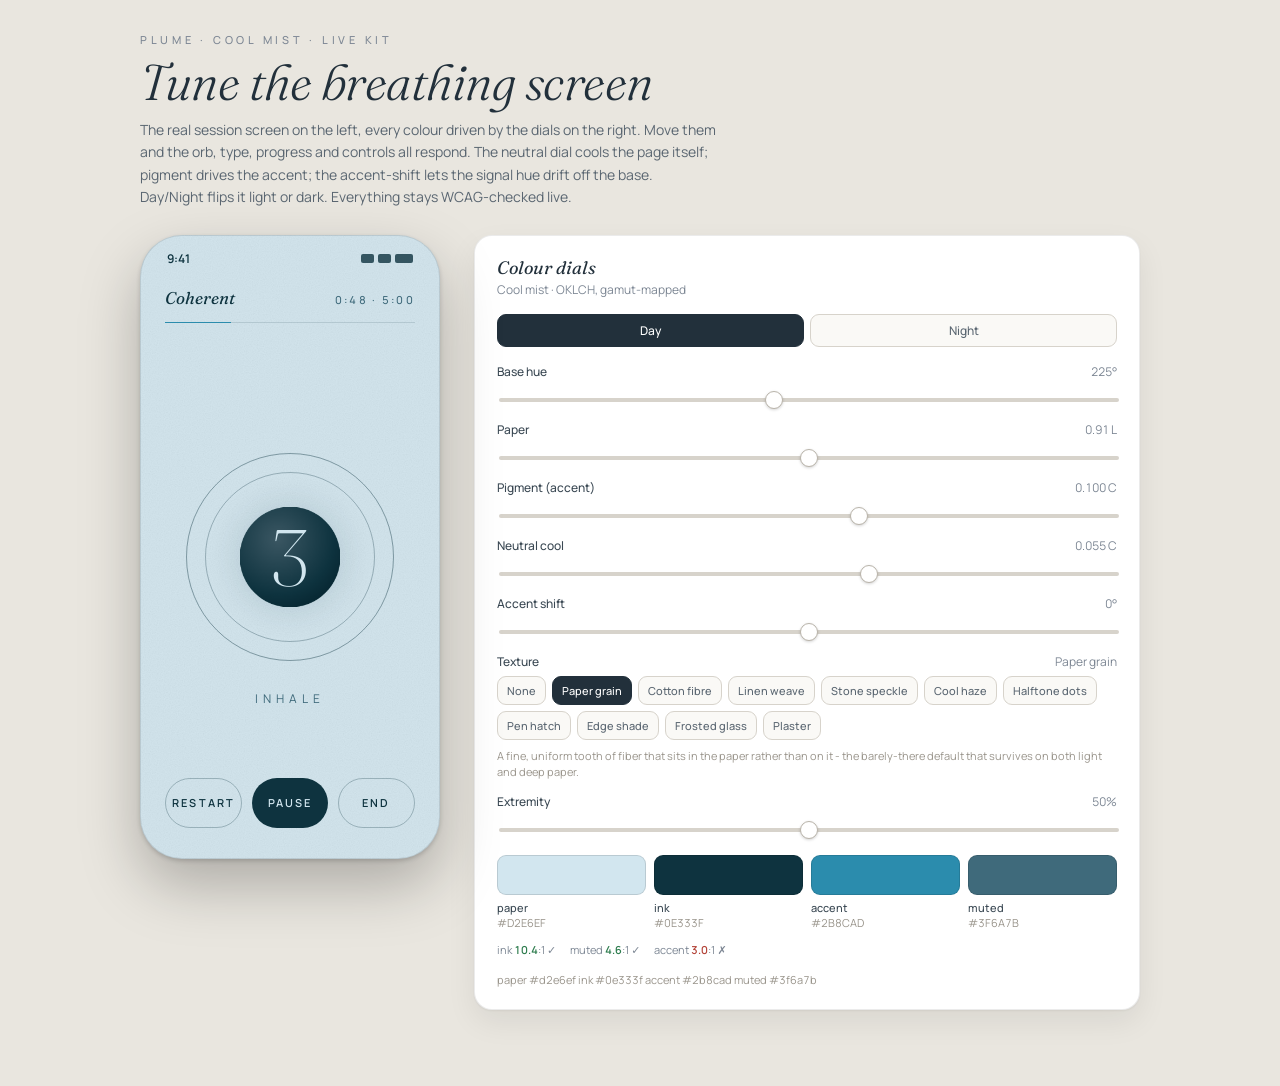
<file: docs/cool-mist-kit.html>
<!doctype html>
<html lang="en">
<head>
<meta charset="utf-8" />
<meta name="viewport" content="width=device-width, initial-scale=1" />
<title>Plume — Cool Mist Kit</title>
</head>
<body style="margin:0;background:#e9e6df;padding:32px 24px 76px;">
<style>
@import url('https://fonts.googleapis.com/css2?family=Fraunces:ital,opsz,wght@0,9..144,200;0,9..144,300;0,9..144,400;1,9..144,300;1,9..144,400&family=Manrope:wght@400;500;600&display=swap');
*{box-sizing:border-box;}
.kt{font-family:"Manrope",system-ui,sans-serif;max-width:1000px;margin:0 auto;color:#22303b;}
.kt-eyebrow{font-size:11px;letter-spacing:.34em;text-transform:uppercase;color:#7d8794;font-weight:500;}
.kt-h1{font-family:"Fraunces",serif;font-style:italic;font-weight:300;font-size:clamp(32px,5vw,50px);letter-spacing:-.01em;margin:4px 0 6px;}
.kt-intro{font-size:14px;color:#5a6671;max-width:64ch;line-height:1.6;margin:0 0 26px;}
.kt-stage{display:grid;grid-template-columns:300px 1fr;gap:34px;align-items:start;}
@media(max-width:720px){.kt-stage{grid-template-columns:1fr;justify-items:center;}}

/* ---------- phone mockup ---------- */
.phone{width:300px;height:624px;border-radius:42px;background:var(--paper);position:relative;overflow:hidden;
 box-shadow:0 2px 4px rgba(0,0,0,.16),0 26px 60px rgba(0,0,0,.26);border:1px solid rgba(0,0,0,.10);}
.ph-status{display:flex;justify-content:space-between;align-items:center;padding:14px 26px 0;font-size:12px;font-weight:600;color:var(--ink);}
.ph-status .dots{display:flex;gap:4px;align-items:center;opacity:.8;}
.ph-status .dots i{width:13px;height:9px;border-radius:2px;background:var(--ink);display:inline-block;}
.ph-top{display:flex;justify-content:space-between;align-items:baseline;padding:20px 24px 0;}
.ph-name{font-family:"Fraunces",serif;font-style:italic;font-weight:400;font-size:17px;color:var(--ink);}
.ph-time{font-size:11px;font-weight:500;letter-spacing:.21em;text-transform:uppercase;color:var(--muted);font-variant-numeric:tabular-nums;}
.ph-prog{height:1px;margin:14px 24px 0;background:var(--track);position:relative;}
.ph-prog b{position:absolute;left:0;top:0;height:100%;background:var(--accent);width:42%;}
.ph-orbwrap{position:absolute;left:0;right:0;top:206px;display:flex;flex-direction:column;align-items:center;}
.ph-orb{position:relative;width:230px;height:230px;display:flex;align-items:center;justify-content:center;}
.ph-ring{position:absolute;width:208px;height:208px;border-radius:50%;border:1px solid var(--ring);box-sizing:border-box;}
.ph-ring::after{content:"";position:absolute;inset:18px;border-radius:50%;border:1px solid var(--ink);opacity:.30;}
.ph-halo{position:absolute;width:176px;height:176px;border-radius:50%;background:var(--ink);filter:blur(26px);will-change:transform,opacity;}
.ph-sphere{position:absolute;width:170px;height:170px;border-radius:50%;background:var(--sphere);will-change:transform,opacity;}
.ph-num{position:absolute;width:172px;height:172px;display:grid;place-items:center;}
.ph-num span{grid-area:1/1;font-family:"Fraunces",serif;font-weight:200;font-size:80px;line-height:1;font-variant-numeric:tabular-nums;}
.ph-phase{margin-top:18px;font-size:12px;letter-spacing:.42em;text-transform:uppercase;color:var(--muted);}
.ph-ctrl{position:absolute;left:24px;right:24px;bottom:30px;display:flex;gap:10px;}
.ph-ctrl button{flex:1;height:50px;border-radius:26px;font-family:"Manrope",sans-serif;font-size:11px;font-weight:600;letter-spacing:.2em;text-transform:uppercase;cursor:default;}
.ph-ghost{background:transparent;border:1px solid var(--ghost);color:var(--ink);}
.ph-prim{background:var(--ink);border:0;color:var(--paper);flex:1.3;}

/* ---------- kit panel ---------- */
.kit{background:#fff;border:1px solid rgba(0,0,0,.08);border-radius:18px;padding:20px 22px;box-shadow:0 1px 2px rgba(0,0,0,.05),0 12px 30px rgba(0,0,0,.07);}
.kit h3{font-family:"Fraunces",serif;font-style:italic;font-weight:400;font-size:18px;margin:0 0 2px;color:#22303b;}
.kit .sub{font-size:12px;color:#7d8794;margin:0 0 16px;}
.dial{margin:0 0 14px;}
.dial .lab{display:flex;justify-content:space-between;font-size:12px;margin-bottom:5px;}
.dial .lab b{font-weight:500;color:#3a4853;}
.dial .lab em{font-style:normal;color:#7d8794;font-variant-numeric:tabular-nums;}
input[type=range]{-webkit-appearance:none;appearance:none;width:100%;height:4px;border-radius:3px;background:#d7d3cb;outline:none;}
input[type=range]::-webkit-slider-thumb{-webkit-appearance:none;width:18px;height:18px;border-radius:50%;background:#fff;border:1px solid #b9b4aa;box-shadow:0 1px 3px rgba(0,0,0,.18);cursor:pointer;}
input[type=range]::-moz-range-thumb{width:18px;height:18px;border-radius:50%;background:#fff;border:1px solid #b9b4aa;cursor:pointer;}
.seg{display:flex;gap:6px;margin-bottom:16px;}
.seg button{flex:1;font-family:"Manrope",sans-serif;font-size:12px;font-weight:500;padding:7px 0;border-radius:9px;border:1px solid #d7d3cb;background:#faf9f6;color:#5a6671;cursor:pointer;}
.seg button.on{border-color:#22303b;background:#22303b;color:#fff;}
.pal{display:grid;grid-template-columns:repeat(4,1fr);gap:8px;margin:18px 0 4px;}
.pal .s i{display:block;height:40px;border-radius:9px;border:1px solid rgba(0,0,0,.12);}
.pal .s b{display:block;font-size:11px;color:#3a4853;margin-top:5px;font-weight:500;}
.pal .s em{display:block;font-size:11px;color:#9a958c;font-style:normal;font-variant-numeric:tabular-nums;}
.aa{display:flex;gap:14px;flex-wrap:wrap;font-size:11px;color:#7d8794;margin-top:12px;}
.aa span b{font-weight:600;font-variant-numeric:tabular-nums;}
.aa .ok{color:#2f7d4f;}.aa .no{color:#b4453a;}
.copy{margin-top:14px;font-size:11px;color:#9a958c;font-variant-numeric:tabular-nums;line-height:1.6;word-break:break-all;}
.txg{display:flex;flex-wrap:wrap;gap:6px;margin-bottom:8px;}
.txg button{font-family:"Manrope",sans-serif;font-size:11px;font-weight:500;padding:6px 9px;border-radius:9px;border:1px solid #d7d3cb;background:#faf9f6;color:#5a6671;cursor:pointer;}
.txg button.on{border-color:#22303b;background:#22303b;color:#fff;}
.txd{font-size:11px;color:#9a958c;line-height:1.45;margin:0 0 14px;min-height:15px;}
</style>

<div class="kt">
  <div class="kt-eyebrow">Plume · cool mist · live kit</div>
  <div class="kt-h1">Tune the breathing screen</div>
  <p class="kt-intro">The real session screen on the left, every colour driven by the dials on the right. Move them and the orb, type, progress and controls all respond. The neutral dial cools the page itself; pigment drives the accent; the accent-shift lets the signal hue drift off the base. Day/Night flips it light or dark. Everything stays WCAG-checked live.</p>

  <div class="kt-stage">
    <div class="phone" id="phone">
      <div class="ph-status"><span id="clock">9:41</span><span class="dots"><i></i><i></i><i style="width:18px"></i></span></div>
      <div class="ph-top"><span class="ph-name">Coherent</span><span class="ph-time" id="ptime">0:48 · 5:00</span></div>
      <div class="ph-prog"><b id="pbar"></b></div>
      <div class="ph-orbwrap">
        <div class="ph-orb">
          <div class="ph-ring"></div>
          <div class="ph-halo" id="halo"></div>
          <div class="ph-sphere" id="sphere"></div>
          <div class="ph-num"><span id="nink">4</span><span id="ntop">4</span></div>
        </div>
        <div class="ph-phase" id="phase">Inhale</div>
      </div>
      <div class="ph-ctrl">
        <button class="ph-ghost">Restart</button>
        <button class="ph-prim" id="primbtn">Pause</button>
        <button class="ph-ghost">End</button>
      </div>
    </div>

    <div class="kit">
      <h3>Colour dials</h3>
      <p class="sub">Cool mist · OKLCH, gamut-mapped</p>
      <div class="seg" id="mode"></div>
      <div class="dial"><div class="lab"><b>Base hue</b><em id="vh"></em></div><input id="dh" type="range" min="150" max="320" step="1"></div>
      <div class="dial"><div class="lab"><b>Paper</b><em id="vp"></em></div><input id="dp" type="range" min="0" max="100" step="1"></div>
      <div class="dial"><div class="lab"><b>Pigment (accent)</b><em id="vg"></em></div><input id="dg" type="range" min="0.03" max="0.15" step="0.005"></div>
      <div class="dial"><div class="lab"><b>Neutral cool</b><em id="vn"></em></div><input id="dn" type="range" min="0" max="0.09" step="0.003"></div>
      <div class="dial"><div class="lab"><b>Accent shift</b><em id="va"></em></div><input id="da" type="range" min="-60" max="60" step="1"></div>

      <div class="dial" style="margin-bottom:6px"><div class="lab"><b>Texture</b><em id="vtx">off</em></div></div>
      <div class="txg" id="texlist"></div>
      <div class="txd" id="texdesc"></div>
      <div class="dial"><div class="lab"><b>Extremity</b><em id="vex">50%</em></div><input id="dex" type="range" min="0" max="100" step="1" value="50"></div>
      <div class="pal" id="pal"></div>
      <div class="aa" id="aa"></div>
      <div class="copy" id="copy"></div>
    </div>
  </div>
</div>

<script>
const TEXTURES=[{"id":"grain","name":"Paper grain","desc":"A fine, uniform tooth of fiber that sits in the paper rather than on it - the barely-there default that survives on both light and deep paper.","tpl":"url(\"data:image/svg+xml,%3Csvg%20xmlns='http://www.w3.org/2000/svg'%20width='140'%20height='140'%3E%3Cfilter%20id='g'%3E%3CfeTurbulence%20type='fractalNoise'%20baseFrequency='0.85'%20numOctaves='2'%20stitchTiles='stitch'%20result='n'/%3E%3CfeColorMatrix%20in='n'%20type='matrix'%20values='0%200%200%200.6%200%200%200%200%200.6%200%200%200%200%200.6%200%200%200%200%200%201'/%3E%3C/filter%3E%3Crect%20width='100%25'%20height='100%25'%20filter='url(%23g)'%20opacity='{A}'/%3E%3C/svg%3E\") 0 0 / 140px 140px repeat","maxA":0.16},{"id":"fibre","name":"Cotton fibre","desc":"Soft vertical rag strands that make the paper feel hand-pulled rather than printed.","tpl":"url(\"data:image/svg+xml,%3Csvg%20xmlns=%27http://www.w3.org/2000/svg%27%20width=%27150%27%20height=%27150%27%3E%3Cfilter%20id=%27f%27%20x=%270%25%27%20y=%270%25%27%20width=%27100%25%27%20height=%27100%25%27%3E%3CfeTurbulence%20type=%27fractalNoise%27%20baseFrequency=%270.015%200.85%27%20numOctaves=%272%27%20seed=%274%27%20stitchTiles=%27stitch%27%20result=%27n%27/%3E%3CfeColorMatrix%20in=%27n%27%20type=%27matrix%27%20values=%270%200%200%200%200%20%200%200%200%200%200%20%200%200%200%200%200%20%200.34%200.34%200.34%200%200%27%20result=%27a%27/%3E%3CfeComponentTransfer%20in=%27a%27%20result=%27a2%27%3E%3CfeFuncA%20type=%27gamma%27%20amplitude=%271%27%20exponent=%272.2%27%20offset=%270%27/%3E%3C/feComponentTransfer%3E%3CfeFlood%20flood-color=%27rgb({INK})%27%20flood-opacity=%27{A}%27%20result=%27c%27/%3E%3CfeComposite%20in=%27c%27%20in2=%27a2%27%20operator=%27in%27/%3E%3C/filter%3E%3Crect%20width=%27100%25%27%20height=%27100%25%27%20filter=%27url(%23f)%27/%3E%3C/svg%3E\") 0 0 / 150px 150px repeat","maxA":0.14},{"id":"linen","name":"Linen weave","desc":"Two soft crosshatched thread families at fine and coarse pitch read as a quiet woven textile, the ink colour keeping it calm over both light and deep paper.","tpl":"repeating-linear-gradient(90deg, transparent 0, rgba({INK},{A}) 1.5px, transparent 3px), repeating-linear-gradient(0deg, transparent 0, rgba({INK},{A}) 1.5px, transparent 3px), repeating-linear-gradient(90deg, transparent 0, rgba({INK},{A}) 3px, transparent 6px), repeating-linear-gradient(0deg, transparent 0, rgba({INK},{A}) 3px, transparent 6px)","maxA":0.09},{"id":"speckle","name":"Stone speckle","desc":"Sparse mineral flecks drift across the page like specks in sandstone or dry fresco.","tpl":"url(\"data:image/svg+xml,%3Csvg%20xmlns=%27http://www.w3.org/2000/svg%27%20width=%27220%27%20height=%27220%27%3E%3Cfilter%20id=%27s%27%20x=%270%27%20y=%270%27%20width=%27100%25%27%20height=%27100%25%27%3E%3CfeTurbulence%20type=%27turbulence%27%20baseFrequency=%270.5%27%20numOctaves=%273%27%20seed=%277%27%20stitchTiles=%27stitch%27%20result=%27n%27/%3E%3CfeColorMatrix%20in=%27n%27%20type=%27matrix%27%20values=%270%200%200%200%200%200%200%200%200%200%200%200%200%200%200%200.34%200.34%200.34%200%200%27%20result=%27a%27/%3E%3CfeComponentTransfer%20in=%27a%27%20result=%27sp%27%3E%3CfeFuncA%20type=%27gamma%27%20amplitude=%271%27%20exponent=%273.5%27%20offset=%270%27/%3E%3C/feComponentTransfer%3E%3CfeFlood%20flood-color=%27rgb({INK})%27%20result=%27ink%27/%3E%3CfeComposite%20in=%27ink%27%20in2=%27sp%27%20operator=%27in%27/%3E%3C/filter%3E%3Crect%20x=%270%27%20y=%270%27%20width=%27220%27%20height=%27220%27%20filter=%27url(%23s)%27%20opacity=%27{A}%27/%3E%3C/svg%3E\") 0 0 / 220px 220px repeat","maxA":0.3},{"id":"haze","name":"Cool haze","desc":"A slow tonal drift of cool mist settling into the far corners, with no edges to catch the eye.","tpl":"radial-gradient(120% 120% at 12% 8%, rgba({INK}, calc({A} * 0.85)) 0%, rgba({INK}, calc({A} * 0.28)) 30%, rgba({INK},0) 64%), radial-gradient(140% 140% at 90% 14%, rgba({INK}, calc({A} * 0.55)) 0%, rgba({INK},0) 58%), radial-gradient(150% 150% at 50% 108%, rgba({INK}, calc({A} * 0.5)) 0%, rgba({INK},0) 66%)","maxA":0.18},{"id":"halftone","name":"Halftone dots","desc":"A fine Risograph dot field tints the paper with tiny ink dots on a tight grid, reading as quiet print grain up close and even tone from a breath away.","tpl":"radial-gradient(circle at 50% 50%, rgba({INK},{A}) 0 0.75px, transparent 1.5px) 0 0 / 9px 9px, radial-gradient(circle at 50% 50%, rgba({INK},calc({A} * 0.5)) 0 0.65px, transparent 1.4px) 4.5px 4.5px / 9px 9px","maxA":0.13},{"id":"hatch","name":"Pen hatch","desc":"Fine diagonal pen lines at 135 degrees, etched and archival, each soft-edged stroke fading to nothing across the gap between it and the next.","tpl":"repeating-linear-gradient(135deg, rgba({INK},0) 0, rgba({INK},{A}) 1.4px, rgba({INK},{A}) 2.2px, rgba({INK},0) 3.6px, rgba({INK},0) 6px)","maxA":0.12},{"id":"vignette","name":"Edge shade","desc":"A soft shadow gathers at the corners and clears the center, settling the eye on the orb.","tpl":"radial-gradient(ellipse 80% 80% at 50% 50%, rgba(0,0,0,0) 0%, rgba(0,0,0,0) 48%, rgba(0,0,0,calc(0.04 * {A})) 64%, rgba(0,0,0,calc(0.16 * {A})) 80%, rgba(0,0,0,calc(0.42 * {A})) 92%, rgba(0,0,0,{A}) 100%)","maxA":0.28},{"id":"frost","name":"Frosted glass","desc":"Cold condensation: a fine cool-grey speckle under two soft pools of misted light.","tpl":"radial-gradient(140% 110% at 20% 14%, rgba(255,255,255,{A}) 0%, rgba(255,255,255,0) 60%), radial-gradient(120% 100% at 84% 90%, rgba(255,255,255,{A}) 0%, rgba(255,255,255,0) 58%), url(\"data:image/svg+xml,%3Csvg%20xmlns=%27http://www.w3.org/2000/svg%27%20width=%27130%27%20height=%27130%27%3E%3Cfilter%20id=%27f%27%3E%3CfeTurbulence%20type=%27fractalNoise%27%20baseFrequency=%270.85%27%20numOctaves=%272%27%20stitchTiles=%27stitch%27/%3E%3CfeColorMatrix%20type=%27matrix%27%20values=%270%200%200%200%200.55%200%200%200%200%200.6%200%200%200%200%200.62%200%200%200%201%200%27/%3E%3C/filter%3E%3Crect%20width=%27100%25%27%20height=%27100%25%27%20filter=%27url(%23f)%27%20opacity=%27{A}%27/%3E%3C/svg%3E\") 0 0 / 130px 130px repeat","maxA":0.13},{"id":"concrete","name":"Plaster","desc":"Troweled fresco grain with soft, uneven ink-tinted cloud passes for architectural calm.","tpl":"url(\"data:image/svg+xml,%3Csvg%20xmlns=%27http://www.w3.org/2000/svg%27%20width=%27220%27%20height=%27220%27%3E%3Cfilter%20id=%27p%27%3E%3CfeTurbulence%20type=%27fractalNoise%27%20baseFrequency=%270.65%27%20numOctaves=%274%27%20stitchTiles=%27stitch%27/%3E%3CfeColorMatrix%20type=%27saturate%27%20values=%270%27/%3E%3C/filter%3E%3Crect%20width=%27100%25%27%20height=%27100%25%27%20filter=%27url(%23p)%27%20opacity=%27{A}%27/%3E%3C/svg%3E\") 0 0 / 220px 220px repeat, radial-gradient(120% 90% at 22% 18%, rgba({INK},calc({A} * 0.5)), rgba({INK},0) 60%) no-repeat, radial-gradient(120% 90% at 82% 88%, rgba({INK},calc({A} * 0.4)), rgba({INK},0) 62%) no-repeat","maxA":0.16}];
function oklabLin(L,a,b){const l=(L+0.3963377774*a+0.2158037573*b)**3,m=(L-0.1055613458*a-0.0638541728*b)**3,s=(L-0.0894841775*a-1.2914855480*b)**3;
 return [4.0767416621*l-3.3077115913*m+0.2309699292*s, -1.2684380046*l+2.6097574011*m-0.3413193965*s, -0.0041960863*l-0.7034186147*m+1.7076147010*s];}
function linAt(L,C,H){const h=H*Math.PI/180;return oklabLin(L,Math.cos(h)*C,Math.sin(h)*C);}
function inG(L,C,H){const e=0.0008;return linAt(L,C,H).every(v=>v>=-e&&v<=1+e);}
function clampC(L,C,H){if(inG(L,C,H))return C;let lo=0,hi=C;for(let i=0;i<28;i++){const m=(lo+hi)/2;if(inG(L,m,H))lo=m;else hi=m;}return lo;}
function rgbArr(L,C,H){const lin=linAt(L,clampC(L,C,H),H);return lin.map(v=>{v=Math.max(0,Math.min(1,v));v=v<=0.0031308?12.92*v:1.055*Math.pow(v,1/2.4)-0.055;return Math.round(Math.max(0,Math.min(1,v))*255);});}
const hexOf=(L,C,H)=>'#'+rgbArr(L,C,H).map(v=>v.toString(16).padStart(2,'0')).join('');
const rgbaOf=(L,C,H,a)=>{const r=rgbArr(L,C,H);return 'rgba('+r[0]+','+r[1]+','+r[2]+','+a+')';};
function lumHex(h){h=h.replace('#','');const c=[0,2,4].map(i=>parseInt(h.slice(i,i+2),16)/255).map(v=>v<=0.04045?v/12.92:((v+0.055)/1.055)**2.4);return 0.2126*c[0]+0.7152*c[1]+0.0722*c[2];}
function cr(a,b){const x=lumHex(a),y=lumHex(b),hi=Math.max(x,y),lo=Math.min(x,y);return (hi+0.05)/(lo+0.05);}

let S={mode:'day',h:225,p:0.5,g:0.10,n:0.055,a:0,tex:'grain',ex:0.5};
function L(role){ // role lightness by mode
 if(S.mode==='day'){return {paper:0.875+0.075*S.p, ink:0.30, accent:0.60, muted:0.50}[role];}
 return {paper:0.15+0.12*S.p, ink:0.90, accent:0.66, muted:0.64}[role];
}
function palette(){
 const H=S.h, aH=((H+S.a)%360+360)%360;
 const paper=hexOf(L('paper'), S.n*0.45, H);
 const ink  =hexOf(L('ink'),   S.n*0.85, H);
 const muted=hexOf(L('muted'), S.n, H);
 const accent=hexOf(L('accent'), S.g, aH);
 return {paper,ink,muted,accent,aH,
   ringRGBA:rgbaOf(L('ink'),S.n*0.85,H,0.42), trackRGBA:rgbaOf(L('ink'),S.n*0.85,H,0.14),
   ghostRGBA:rgbaOf(L('ink'),S.n*0.85,H,0.28),
   inkL:L('ink')};
}
function sphereGrad(P){const il=P.inkL; // radial built off ink
 const c1=hexOf(Math.min(0.97,il+0.14), S.n*0.7, S.h);
 const c2=P.ink;
 const c3=hexOf(Math.max(0.06,il-0.10), S.n*0.9, S.h);
 return 'radial-gradient(circle at 38% 32%, '+c1+', '+c2+' 60%, '+c3+')';}

const ph=document.getElementById('phone');
function apply(){const P=palette();
 ph.style.setProperty('--paper',P.paper);ph.style.setProperty('--ink',P.ink);
 ph.style.setProperty('--muted',P.muted);ph.style.setProperty('--accent',P.accent);
 ph.style.setProperty('--ring',P.ringRGBA);ph.style.setProperty('--track',P.trackRGBA);
 ph.style.setProperty('--ghost',P.ghostRGBA);ph.style.setProperty('--sphere',sphereGrad(P));
 var ink3=rgbArr(L('ink'),S.n*0.85,S.h).join(',');
 var ct=TEXTURES.filter(function(x){return x.id===S.tex;})[0];
 var texbg=(!ct)?'':ct.tpl.replace(/\{A\}/g,(S.ex*ct.maxA).toFixed(3)).replace(/\{INK\}/g,ink3);
 ph.style.background=(texbg?texbg+', ':'')+P.paper;
 document.getElementById('halo').style.background=P.ink;
 document.getElementById('nink').style.color=P.ink;
 document.getElementById('ntop').style.color=P.paper;
 // readouts
 document.getElementById('vh').textContent=Math.round(S.h)+'°';
 document.getElementById('vp').textContent=(L('paper')).toFixed(2)+' L';
 document.getElementById('vg').textContent=S.g.toFixed(3)+' C';
 document.getElementById('vn').textContent=S.n.toFixed(3)+' C';
 document.getElementById('va').textContent=(S.a>0?'+':'')+S.a+'°';
 // palette swatches
 const roles=[['paper',P.paper],['ink',P.ink],['accent',P.accent],['muted',P.muted]];
 document.getElementById('pal').innerHTML=roles.map(r=>'<div class="s"><i style="background:'+r[1]+'"></i><b>'+r[0]+'</b><em>'+r[1].toUpperCase()+'</em></div>').join('');
 // contrast
 const ci=cr(P.ink,P.paper),cm=cr(P.muted,P.paper),ca=cr(P.accent,P.paper);
 const badge=(n,v,t)=>'<span>'+n+' <b class="'+(v>=t?'ok':'no')+'">'+v.toFixed(1)+'</b>:1 '+(v>=t?'✓':'✗')+'</span>';
 document.getElementById('aa').innerHTML=badge('ink',ci,7)+badge('muted',cm,4.5)+badge('accent',ca,3);
 document.getElementById('copy').textContent='paper '+P.paper+'  ink '+P.ink+'  accent '+P.accent+'  muted '+P.muted;
}

// ---- breathing clock (box 4·4·4·4) ----
const PHASES=[{n:'Inhale',d:4,a:'in'},{n:'Hold',d:4,a:'hold'},{n:'Exhale',d:4,a:'out'},{n:'Hold',d:4,a:'rest'}];
const CYCLE=PHASES.reduce((s,p)=>s+p.d,0);
const REST=0.34;
function frame(ts){const t=(ts/1000)%CYCLE;let acc=0,ph0=PHASES[0],into=0;
 for(const p of PHASES){if(t<acc+p.d){ph0=p;into=t-acc;break;}acc+=p.d;}
 const f=into/ph0.d; let scale,fill;
 if(ph0.a==='in'){const e=0.5-0.5*Math.cos(Math.PI*f);scale=REST+(1-REST)*e;fill=Math.min(1,f/0.12);}
 else if(ph0.a==='hold'){scale=1;fill=1;}
 else if(ph0.a==='out'){const e=0.5-0.5*Math.cos(Math.PI*f);scale=1-(1-REST)*e;fill=Math.max(0,1-Math.min(1,f/0.55));}
 else{scale=REST;fill=0;}
 const sp=document.getElementById('sphere');sp.style.transform='scale('+scale.toFixed(3)+')';sp.style.opacity=fill.toFixed(3);
 const ha=document.getElementById('halo');const hb=(S.mode==='day'?0.18:0.55);ha.style.transform='scale('+(scale*1.05).toFixed(3)+')';ha.style.opacity=(hb*fill*(0.4+0.6*((scale-REST)/(1-REST)))).toFixed(3);
 document.getElementById('ntop').style.opacity=fill.toFixed(3);
 const cd=Math.max(1,Math.ceil(ph0.d-into));document.getElementById('nink').textContent=cd;document.getElementById('ntop').textContent=cd;
 document.getElementById('phase').textContent=ph0.n;
 const prog=(t/CYCLE);document.getElementById('pbar').style.width=(20+prog*60).toFixed(1)+'%';
 requestAnimationFrame(frame);}

// ---- wire dials ----
function bindRange(id,key,fn){const el=document.getElementById(id);el.value=S[key];el.oninput=()=>{S[key]=parseFloat(el.value);(fn||apply)();};}
document.getElementById('mode').innerHTML='<button data-m="day">Day</button><button data-m="night">Night</button>';
[...document.getElementById('mode').children].forEach(b=>b.onclick=()=>{S.mode=b.dataset.m;document.getElementById('primbtn').textContent='Pause';
 [...document.getElementById('mode').children].forEach(x=>x.classList.toggle('on',x.dataset.m===S.mode));apply();});
bindRange('dh','h');bindRange('dg','g');bindRange('dn','n');bindRange('da','a');
const dp=document.getElementById('dp');dp.value=S.p*100;dp.oninput=()=>{S.p=dp.value/100;apply();};
document.querySelector('#mode button[data-m="day"]').classList.add('on');
var TXALL=[{id:'none',name:'None'}].concat(TEXTURES.map(function(t){return {id:t.id,name:t.name};}));
var txg=document.getElementById('texlist');
txg.innerHTML=TXALL.map(function(t){return '<button data-t="'+t.id+'">'+t.name+'</button>';}).join('');
function updTex(){var ct=TEXTURES.filter(function(x){return x.id===S.tex;})[0];
 document.getElementById('vtx').textContent=ct?ct.name:'off';
 document.getElementById('vex').textContent=Math.round(S.ex*100)+'%';
 document.getElementById('texdesc').textContent=ct?ct.desc:'No texture — clean paper.';
 [].forEach.call(txg.children,function(x){x.classList.toggle('on',x.dataset.t===S.tex);});}
[].forEach.call(txg.children,function(b){b.onclick=function(){S.tex=b.dataset.t;updTex();apply();};});
var dex=document.getElementById('dex');dex.oninput=function(){S.ex=dex.value/100;updTex();apply();};
updTex();
apply();requestAnimationFrame(frame);
</script>
</body>
</html>
</file>
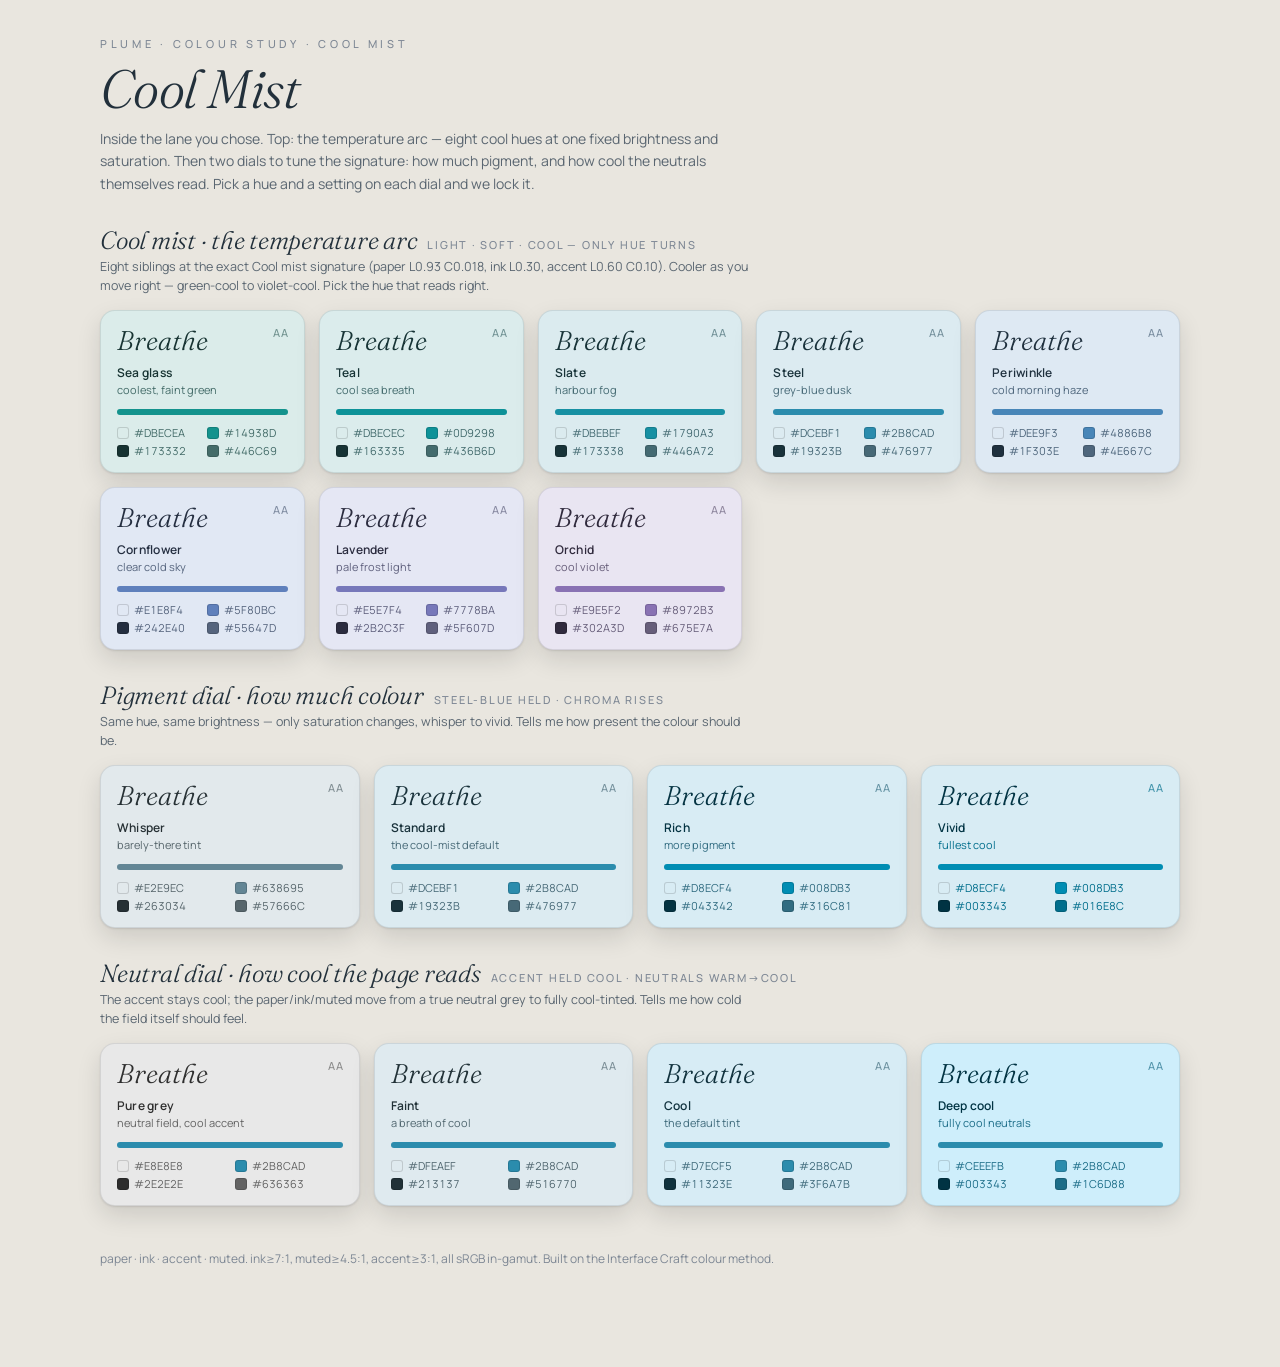
<file: docs/cool-mist.html>
<!doctype html>
<html lang="en"><head><meta charset="utf-8"/><meta name="viewport" content="width=device-width, initial-scale=1"/>
<title>Plume — Cool Mist</title></head>
<body style="margin:0;background:#e9e6df;padding:36px 26px 88px;">
<style>
@import url('https://fonts.googleapis.com/css2?family=Fraunces:ital,opsz,wght@0,9..144,300;0,9..144,400;1,9..144,300;1,9..144,400&family=Manrope:wght@400;500;600&display=swap');
.cf-sr{position:absolute;width:1px;height:1px;overflow:hidden;clip:rect(0 0 0 0);}
.cf{font-family:"Manrope",system-ui,sans-serif;max-width:1080px;margin:0 auto;}
.cf-eyebrow{font-size:11px;letter-spacing:.34em;text-transform:uppercase;color:#7d8794;font-weight:500;}
.cf-h1{font-family:"Fraunces",serif;font-style:italic;font-weight:300;font-size:clamp(34px,5vw,54px);letter-spacing:-.01em;margin:4px 0 6px;color:#22303b;}
.cf-intro{font-size:14px;color:#5a6671;max-width:70ch;line-height:1.6;margin:0 0 8px;}
.cf-head{display:flex;align-items:baseline;gap:10px;flex-wrap:wrap;margin:30px 0 3px;}
.cf-fam{font-family:"Fraunces",serif;font-style:italic;font-weight:300;font-size:25px;color:#22303b;letter-spacing:-.01em;}
.cf-tag{font-size:11px;letter-spacing:.16em;text-transform:uppercase;font-weight:500;color:#7d8794;}
.cf-coh{font-size:12.5px;color:#5a6671;margin:0 0 14px;line-height:1.5;max-width:82ch;}
.cf-grid{display:grid;grid-template-columns:repeat(auto-fit,minmax(180px,1fr));gap:14px;}
.cf-card{border-radius:15px;padding:16px 16px 14px;position:relative;overflow:hidden;box-shadow:0 1px 2px rgba(0,0,0,.10),0 10px 24px rgba(0,0,0,.12);}
.cf-spec{font-family:"Fraunces",serif;font-style:italic;font-weight:300;font-size:27px;line-height:1;}
.cf-name{font-size:12px;font-weight:600;letter-spacing:.02em;margin-top:10px;}
.cf-mood{font-size:11px;line-height:1.4;margin-top:1px;}
.cf-bar{height:6px;border-radius:4px;margin:12px 0 10px;}
.cf-hex{display:grid;grid-template-columns:1fr 1fr;gap:3px 10px;}
.cf-hex span{font-size:11px;font-variant-numeric:tabular-nums;display:flex;align-items:center;gap:5px;}
.cf-hex i{width:10px;height:10px;border-radius:3px;flex:none;}
.cf-ok{position:absolute;top:14px;right:15px;font-size:11px;letter-spacing:.08em;font-weight:500;opacity:.7;}
.cf-foot{color:#7d8794;font-size:12px;margin-top:44px;}
</style>
<h2 class="cf-sr">A deep dive into the Cool mist colour family for Plume: a temperature arc of eight hue siblings, a pigment dial, and a neutral-coolness dial. Each theme shows paper, an ink specimen, the muted tone and the accent with hex values, all WCAG AA.</h2>
<div class="cf">
  <div class="cf-eyebrow">Plume · colour study · cool mist</div>
  <div class="cf-h1">Cool Mist</div>
  <p class="cf-intro">Inside the lane you chose. Top: the temperature arc — eight cool hues at one fixed brightness and saturation. Then two dials to tune the signature: how much pigment, and how cool the neutrals themselves read. Pick a hue and a setting on each dial and we lock it.</p>
  <div id="cf-root"></div>
  <p class="cf-foot">paper · ink · accent · muted. ink&ge;7:1, muted&ge;4.5:1, accent&ge;3:1, all sRGB in-gamut. Built on the Interface Craft colour method.</p>
</div>
<script>
const SECTIONS=[{"title":"Cool mist \u00b7 the temperature arc","tag":"light \u00b7 soft \u00b7 cool \u2014 only hue turns","note":"Eight siblings at the exact Cool mist signature (paper L0.93 C0.018, ink L0.30, accent L0.60 C0.10). Cooler as you move right \u2014 green-cool to violet-cool. Pick the hue that reads right.","themes":[{"name":"Sea glass","mood":"coolest, faint green","paper":"#DBECEA","ink":"#173332","accent":"#14938D","muted":"#446C69","ci":11.1,"cm":4.8,"ca":3.1,"inv":false},{"name":"Teal","mood":"cool sea breath","paper":"#DBECEC","ink":"#163335","accent":"#0D9298","muted":"#436B6D","ci":11.0,"cm":4.8,"ca":3.1,"inv":false},{"name":"Slate","mood":"harbour fog","paper":"#DBEBEF","ink":"#173338","accent":"#1790A3","muted":"#446A72","ci":10.9,"cm":4.8,"ca":3.1,"inv":false},{"name":"Steel","mood":"grey-blue dusk","paper":"#DCEBF1","ink":"#19323B","accent":"#2B8CAD","muted":"#476977","ci":11.0,"cm":4.8,"ca":3.2,"inv":false},{"name":"Periwinkle","mood":"cold morning haze","paper":"#DEE9F3","ink":"#1F303E","accent":"#4886B8","muted":"#4E667C","ci":11.0,"cm":4.9,"ca":3.2,"inv":false},{"name":"Cornflower","mood":"clear cold sky","paper":"#E1E8F4","ink":"#242E40","accent":"#5F80BC","muted":"#55647D","ci":11.1,"cm":4.9,"ca":3.2,"inv":false},{"name":"Lavender","mood":"pale frost light","paper":"#E5E7F4","ink":"#2B2C3F","accent":"#7778BA","muted":"#5F607D","ci":11.1,"cm":4.9,"ca":3.3,"inv":false},{"name":"Orchid","mood":"cool violet","paper":"#E9E5F2","ink":"#302A3D","accent":"#8972B3","muted":"#675E7A","ci":11.1,"cm":4.9,"ca":3.3,"inv":false}]},{"title":"Pigment dial \u00b7 how much colour","tag":"steel-blue held \u00b7 chroma rises","note":"Same hue, same brightness \u2014 only saturation changes, whisper to vivid. Tells me how present the colour should be.","themes":[{"name":"Whisper","mood":"barely-there tint","paper":"#E2E9EC","ink":"#263034","accent":"#638695","muted":"#57666C","ci":11.0,"cm":4.9,"ca":3.2,"inv":false},{"name":"Standard","mood":"the cool-mist default","paper":"#DCEBF1","ink":"#19323B","accent":"#2B8CAD","muted":"#476977","ci":11.0,"cm":4.8,"ca":3.2,"inv":false},{"name":"Rich","mood":"more pigment","paper":"#D8ECF4","ink":"#043342","accent":"#008DB3","muted":"#316C81","ci":11.1,"cm":4.8,"ca":3.2,"inv":false},{"name":"Vivid","mood":"fullest cool","paper":"#D8ECF4","ink":"#003343","accent":"#008DB3","muted":"#016E8C","ci":11.1,"cm":4.8,"ca":3.2,"inv":false}]},{"title":"Neutral dial \u00b7 how cool the page reads","tag":"accent held cool \u00b7 neutrals warm\u2192cool","note":"The accent stays cool; the paper/ink/muted move from a true neutral grey to fully cool-tinted. Tells me how cold the field itself should feel.","themes":[{"name":"Pure grey","mood":"neutral field, cool accent","paper":"#E8E8E8","ink":"#2E2E2E","accent":"#2B8CAD","muted":"#636363","ci":11.1,"cm":4.9,"ca":3.1,"inv":false},{"name":"Faint","mood":"a breath of cool","paper":"#DFEAEF","ink":"#213137","accent":"#2B8CAD","muted":"#516770","ci":11.0,"cm":4.9,"ca":3.1,"inv":false},{"name":"Cool","mood":"the default tint","paper":"#D7ECF5","ink":"#11323E","accent":"#2B8CAD","muted":"#3F6A7B","ci":11.1,"cm":4.8,"ca":3.2,"inv":false},{"name":"Deep cool","mood":"fully cool neutrals","paper":"#CEEEFB","ink":"#003343","accent":"#2B8CAD","muted":"#1C6D88","ci":11.1,"cm":4.8,"ca":3.2,"inv":false}]}];
function esc(s){return String(s).replace(/&/g,"&amp;").replace(/</g,"&lt;").replace(/>/g,"&gt;");}
function card(t){var inv=t.inv;var bord=inv?"rgba(255,255,255,.13)":"rgba(0,0,0,.09)";var cb=inv?"rgba(255,255,255,.2)":"rgba(0,0,0,.14)";
 function hx(c,n){return '<span style="color:'+t.muted+'"><i style="background:'+c+';border:1px solid '+cb+'"></i>'+n.toUpperCase()+'</span>';}
 return '<div class="cf-card" style="background:'+t.paper+';border:1px solid '+bord+'">'
 +'<div class="cf-ok" style="color:'+t.muted+'">AA</div>'
 +'<div class="cf-spec" style="color:'+t.ink+'">Breathe</div>'
 +'<div class="cf-name" style="color:'+t.ink+'">'+esc(t.name)+'</div>'
 +'<div class="cf-mood" style="color:'+t.muted+'">'+esc(t.mood)+'</div>'
 +'<div class="cf-bar" style="background:'+t.accent+'"></div>'
 +'<div class="cf-hex">'+hx(t.paper,t.paper)+hx(t.accent,t.accent)+hx(t.ink,t.ink)+hx(t.muted,t.muted)+'</div></div>';}
(function(){var h="";SECTIONS.forEach(function(s){
  h+='<div class="cf-head"><span class="cf-fam">'+esc(s.title)+'</span><span class="cf-tag">'+esc(s.tag)+'</span></div>';
  h+='<div class="cf-coh">'+esc(s.note)+'</div><div class="cf-grid">';
  s.themes.forEach(function(t){h+=card(t);});h+='</div>';});
 document.getElementById("cf-root").innerHTML=h;})();
</script>
</body></html>
</file>
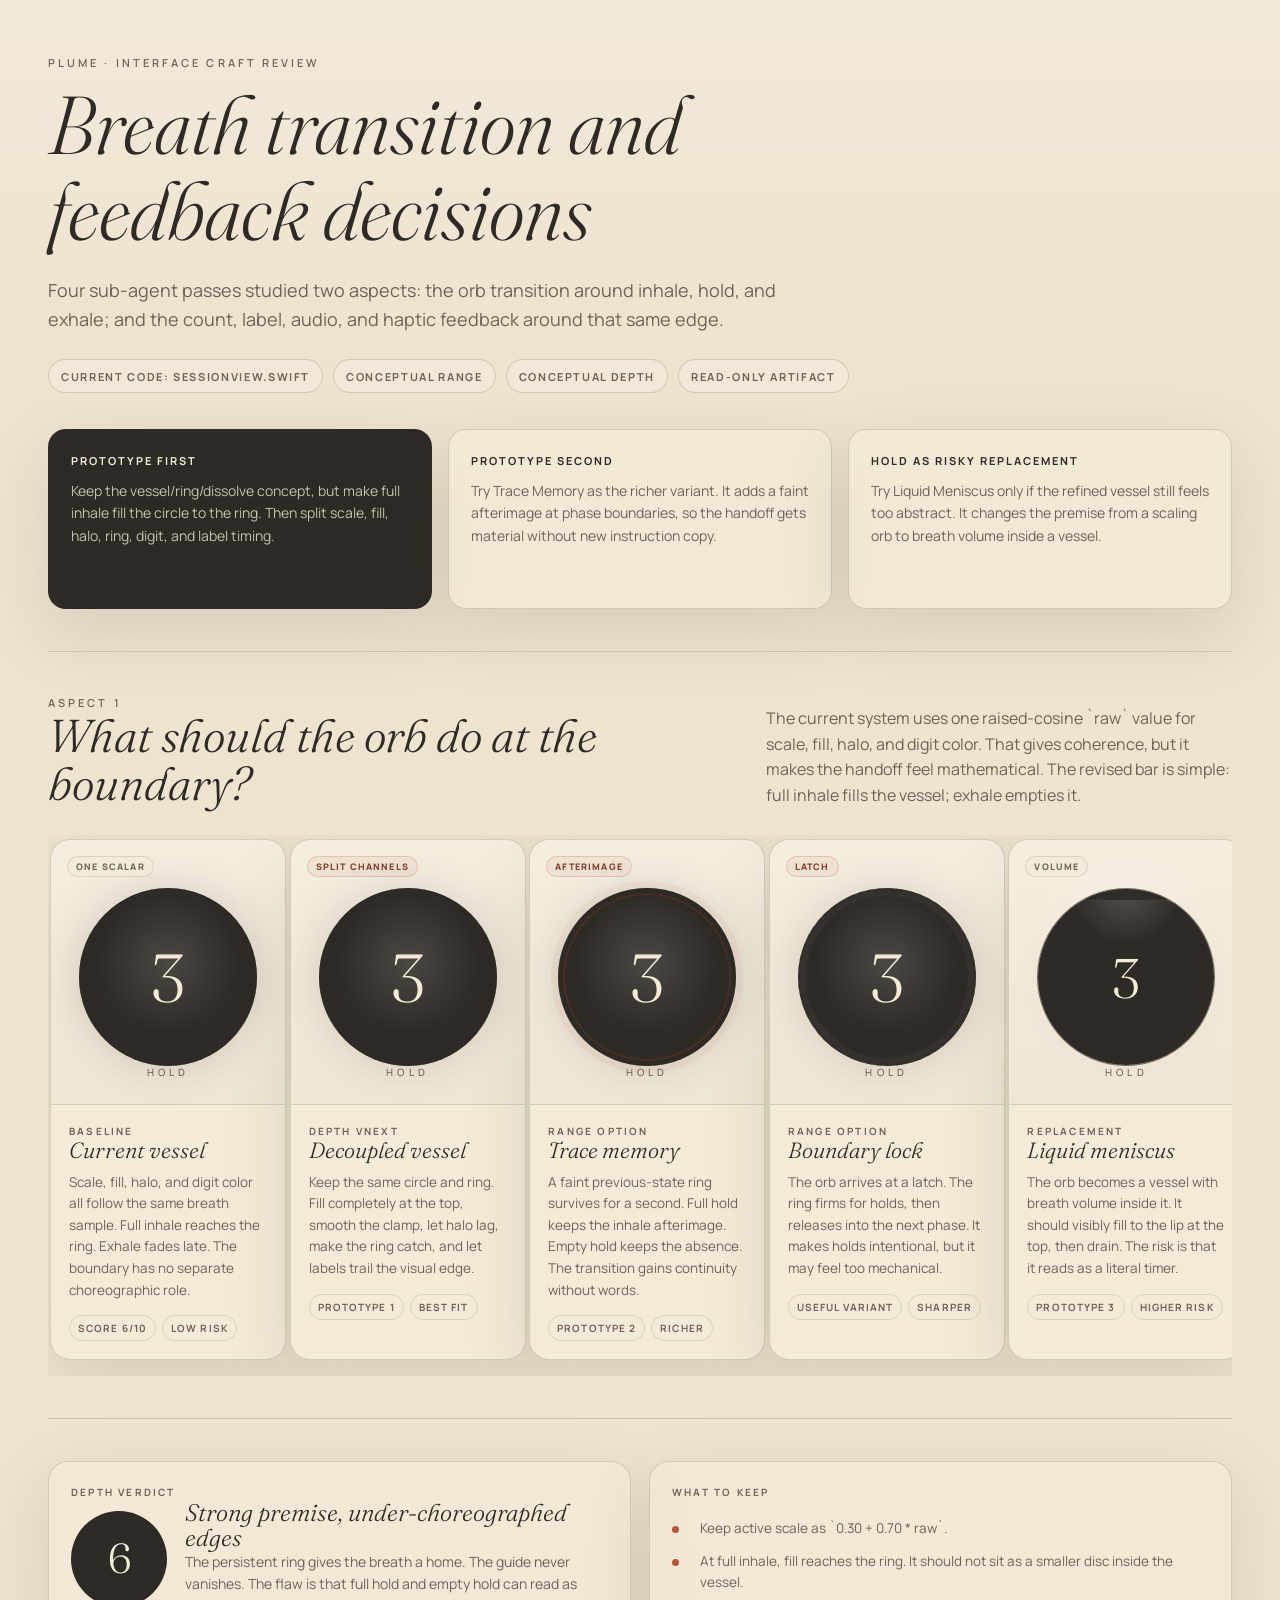
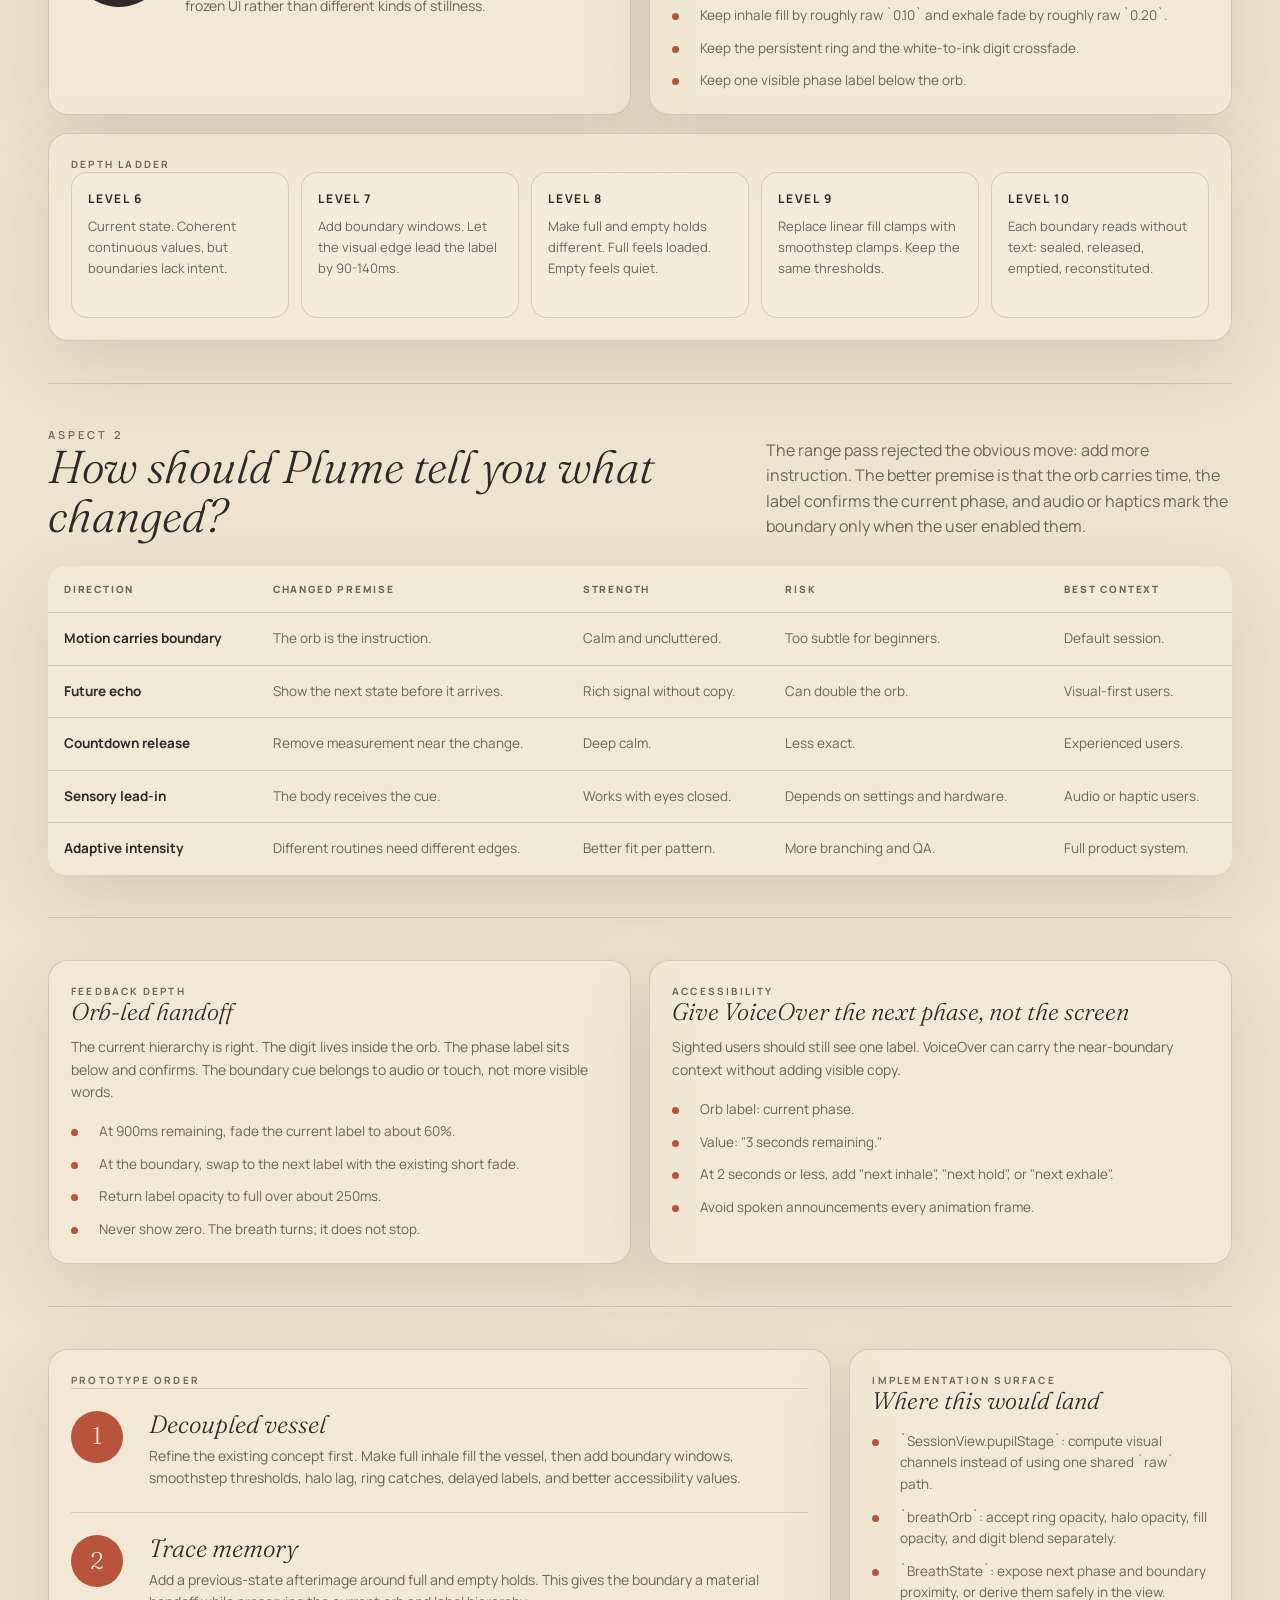
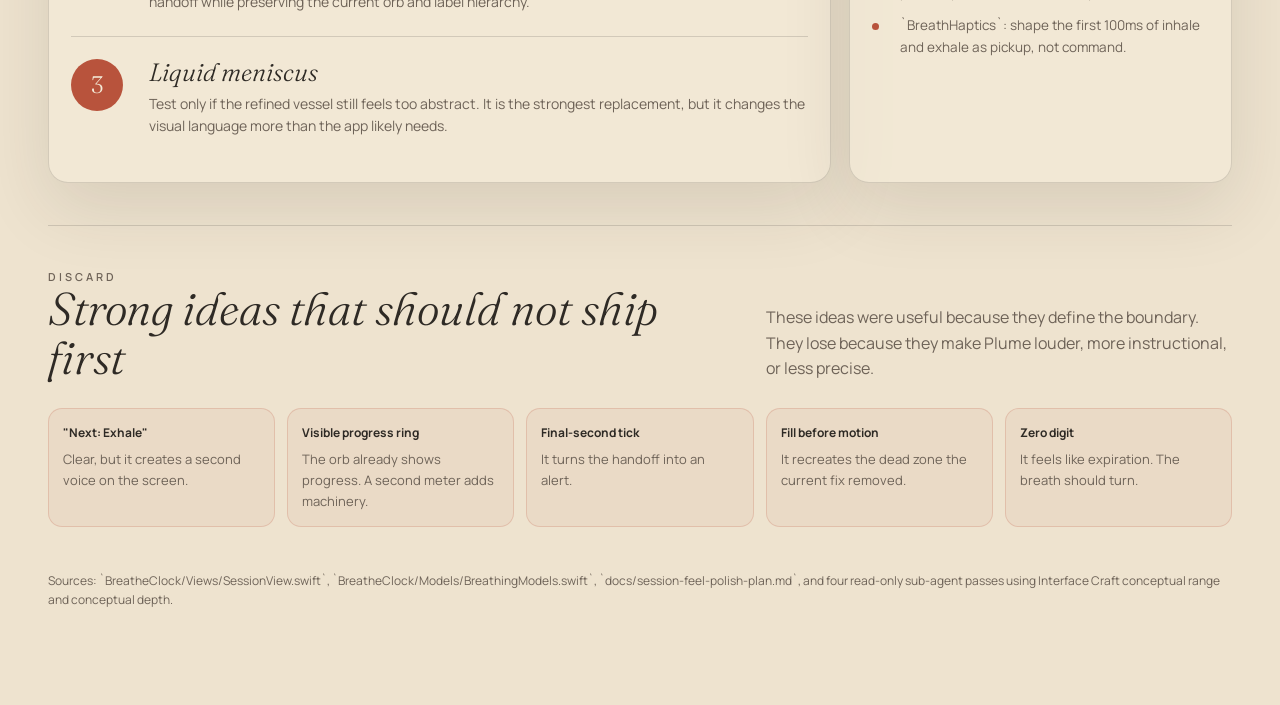
<file: docs/plume-interface-craft-transition-review.html>
<!doctype html>
<html lang="en">
<head>
<meta charset="utf-8" />
<meta name="viewport" content="width=device-width, initial-scale=1" />
<title>Plume Interface Craft Review</title>
<link rel="icon" href="data:," />
<link rel="preconnect" href="https://fonts.googleapis.com" />
<link rel="preconnect" href="https://fonts.gstatic.com" crossorigin />
<link href="https://fonts.googleapis.com/css2?family=Fraunces:ital,opsz,wght@0,9..144,300;0,9..144,400;0,9..144,500;1,9..144,300;1,9..144,400&amp;family=Manrope:wght@300;400;500;600;700&amp;display=swap" rel="stylesheet" />
<style>
  :root {
    --bg: #eee3cf;
    --paper: #f3ead8;
    --paper-2: #e8e6d2;
    --paper-3: #e7e0cc;
    --ink: #2e2a25;
    --sage: #34423a;
    --indigo: #222d49;
    --muted: #6e6358;
    --muted-2: #586552;
    --accent: #b8533c;
    --gold: #a6762e;
    --line: rgba(46, 42, 37, 0.16);
    --soft: rgba(46, 42, 37, 0.055);
    --shadow: 0 24px 70px rgba(46, 42, 37, 0.12);
  }

  * { box-sizing: border-box; }
  html { scroll-behavior: smooth; }
  body {
    margin: 0;
    background:
      linear-gradient(180deg, rgba(255,255,255,0.22), rgba(255,255,255,0) 320px),
      var(--bg);
    color: var(--ink);
    font-family: "Manrope", system-ui, sans-serif;
    -webkit-font-smoothing: antialiased;
    line-height: 1.6;
  }

  a { color: inherit; }
  .wrap { max-width: 1240px; margin: 0 auto; padding: 54px 28px 96px; }
  .eyebrow {
    color: var(--muted);
    font-size: 11px;
    font-weight: 600;
    letter-spacing: 0.28em;
    text-transform: uppercase;
  }
  h1, h2, h3 {
    font-family: "Fraunces", Georgia, serif;
    font-weight: 300;
    line-height: 1.05;
    margin: 0;
  }
  h1 {
    max-width: 900px;
    margin-top: 10px;
    font-size: clamp(42px, 7vw, 82px);
    font-style: italic;
  }
  h2 {
    font-size: clamp(30px, 4vw, 46px);
    font-style: italic;
  }
  h3 {
    font-size: 24px;
    font-style: italic;
  }
  p { margin: 0; }
  .lede {
    max-width: 790px;
    margin-top: 22px;
    color: var(--muted);
    font-size: 18px;
  }
  .top-meta {
    display: flex;
    flex-wrap: wrap;
    gap: 10px;
    margin-top: 26px;
  }
  .pill {
    display: inline-flex;
    align-items: center;
    min-height: 34px;
    border: 1px solid var(--line);
    border-radius: 999px;
    padding: 7px 12px;
    background: rgba(255,255,255,0.18);
    color: var(--muted);
    font-size: 11px;
    font-weight: 700;
    letter-spacing: 0.15em;
    text-transform: uppercase;
  }
  .rule { height: 1px; margin: 42px 0; background: var(--line); }

  .decision-strip {
    display: grid;
    grid-template-columns: repeat(3, minmax(0, 1fr));
    gap: 16px;
    margin-top: 36px;
  }
  .decision {
    min-height: 180px;
    border: 1px solid var(--line);
    border-radius: 18px;
    padding: 22px;
    background: rgba(243,234,216,0.72);
    box-shadow: var(--shadow);
  }
  .decision strong {
    display: block;
    margin-bottom: 10px;
    font-size: 11px;
    letter-spacing: 0.18em;
    text-transform: uppercase;
  }
  .decision p { color: var(--muted); font-size: 14px; }
  .decision.recommended {
    background: #2e2a25;
    color: var(--paper);
    border-color: rgba(46, 42, 37, 0.35);
  }
  .decision.recommended p { color: rgba(243,234,216,0.78); }

  .section-head {
    display: grid;
    grid-template-columns: minmax(0, 0.95fr) minmax(280px, 0.65fr);
    gap: 36px;
    align-items: end;
    margin-bottom: 26px;
  }
  .section-head p { color: var(--muted); }

  .grid {
    display: grid;
    grid-template-columns: repeat(12, 1fr);
    gap: 18px;
  }
  .span-4 { grid-column: span 4; }
  .span-6 { grid-column: span 6; }
  .span-8 { grid-column: span 8; }
  .span-12 { grid-column: span 12; }

  .panel {
    border: 1px solid var(--line);
    border-radius: 20px;
    background: rgba(243,234,216,0.68);
    box-shadow: var(--shadow);
    overflow: hidden;
  }
  .panel-body { padding: 22px; }
  .panel-kicker {
    color: var(--muted);
    font-size: 10px;
    font-weight: 700;
    letter-spacing: 0.22em;
    text-transform: uppercase;
  }
  .panel-title {
    margin-top: 8px;
    font-family: "Fraunces", Georgia, serif;
    font-size: 28px;
    font-style: italic;
    line-height: 1.05;
  }
  .panel-copy {
    margin-top: 12px;
    color: var(--muted);
    font-size: 14px;
  }
  .panel-list {
    display: grid;
    gap: 11px;
    margin: 18px 0 0;
    padding: 0;
    list-style: none;
  }
  .panel-list li {
    display: grid;
    grid-template-columns: 18px minmax(0, 1fr);
    gap: 10px;
    color: var(--muted);
    font-size: 13.5px;
  }
  .dot {
    width: 7px;
    height: 7px;
    margin-top: 8px;
    border-radius: 50%;
    background: var(--accent);
  }

  .demo-row {
    display: grid;
    grid-template-columns: repeat(5, minmax(220px, 1fr));
    gap: 18px;
    overflow-x: auto;
    padding: 4px 2px 16px;
    scrollbar-color: rgba(46,42,37,0.25) transparent;
  }
  .demo-card {
    min-width: 236px;
    border: 1px solid var(--line);
    border-radius: 20px;
    background: var(--paper);
    box-shadow: var(--shadow);
    overflow: hidden;
  }
  .demo-stage {
    position: relative;
    display: grid;
    place-items: center;
    min-height: 264px;
    padding-top: 10px;
    background:
      radial-gradient(circle at 50% 35%, rgba(255,255,255,0.34), rgba(255,255,255,0) 46%),
      linear-gradient(180deg, rgba(255,255,255,0.16), rgba(46,42,37,0.02));
  }
  .motion-badge {
    position: absolute;
    top: 16px;
    left: 16px;
    z-index: 4;
    border: 1px solid rgba(46,42,37,0.13);
    border-radius: 999px;
    padding: 5px 8px;
    background: rgba(243,234,216,0.72);
    color: var(--muted);
    font-size: 9px;
    font-weight: 800;
    letter-spacing: 0.13em;
    line-height: 1;
    text-transform: uppercase;
  }
  .demo-card[data-mode="depth"] .motion-badge,
  .demo-card[data-mode="trace"] .motion-badge,
  .demo-card[data-mode="lock"] .motion-badge {
    color: #7f3d30;
    border-color: rgba(184,83,60,0.22);
    background: rgba(184,83,60,0.07);
  }
  .orb {
    --scale: 0.42;
    --fill: 1;
    --halo: 0.12;
    --ring: 0.4;
    --ghost: 0;
    --ghost-scale: 1;
    --label: 1;
    --digit-white: 1;
    --liquid: 0;
    position: relative;
    width: 178px;
    height: 178px;
    display: grid;
    place-items: center;
  }
  .orb::before,
  .orb::after {
    content: "";
    position: absolute;
    pointer-events: none;
    opacity: 0;
  }
  .orb-ring,
  .orb-ghost {
    position: absolute;
    inset: 0;
    z-index: 2;
    border: 1px solid rgba(46,42,37,var(--ring));
    border-radius: 50%;
  }
  .orb-ghost {
    inset: 5px;
    transform: scale(var(--ghost-scale));
    opacity: var(--ghost);
    border-color: rgba(184,83,60,0.52);
    filter: blur(0.2px);
  }
  .orb-halo {
    position: absolute;
    z-index: 0;
    width: 156px;
    height: 156px;
    border-radius: 50%;
    background: var(--ink);
    filter: blur(24px);
    opacity: var(--halo);
    transform: scale(calc(var(--scale) + 0.05));
  }
  .sphere {
    position: absolute;
    z-index: 1;
    width: 178px;
    height: 178px;
    border-radius: 50%;
    overflow: hidden;
    display: grid;
    place-items: center;
    background:
      radial-gradient(circle at 50% 42%, rgba(255,255,255,0.14), rgba(255,255,255,0) 52%),
      var(--ink);
    opacity: var(--fill);
    transform: scale(var(--scale));
  }
  .liquid {
    display: none;
    position: absolute;
    inset: auto 0 0;
    height: calc(var(--liquid) * 100%);
    background:
      radial-gradient(circle at 50% 0%, rgba(255,255,255,0.18), rgba(255,255,255,0) 28%),
      var(--ink);
    transform-origin: bottom;
  }
  .liquid::before {
    content: "";
    position: absolute;
    left: -10%;
    right: -10%;
    top: -11px;
    height: 22px;
    border-radius: 50%;
    background: rgba(46,42,37,0.92);
  }
  .demo-card[data-mode="meniscus"] .sphere {
    background: rgba(46,42,37,0.10);
    opacity: 1;
  }
  .demo-card[data-mode="meniscus"] .liquid { display: block; }
  .digit {
    position: absolute;
    inset: 0;
    z-index: 3;
    display: grid;
    place-items: center;
    text-align: center;
    font-family: "Fraunces", Georgia, serif;
    font-size: 68px;
    font-weight: 300;
    line-height: 1;
    transform: scale(var(--scale));
    transform-origin: center;
    pointer-events: none;
  }
  .digit .ink-digit,
  .digit .white-digit {
    position: absolute;
    inset: 0;
    display: grid;
    place-items: center;
  }
  .digit .ink-digit { color: var(--ink); opacity: calc(1 - var(--digit-white)); }
  .digit .white-digit { color: var(--paper); opacity: var(--digit-white); }

  .demo-card[data-mode="depth"] .orb::before {
    inset: 12px;
    border-radius: 50%;
    border: 1px solid rgba(184,83,60,0.34);
    transform: scale(calc(var(--scale) + 0.09));
    opacity: calc(0.18 + var(--ring) * 0.55);
  }
  .demo-card[data-mode="depth"] .orb::after {
    inset: 25px;
    border-radius: 50%;
    border: 1px solid rgba(46,42,37,0.12);
    transform: scale(calc(var(--scale) + 0.17));
    opacity: calc(0.12 + var(--halo) * 1.8);
  }

  .demo-card[data-mode="trace"] .orb-ghost {
    border-width: 2px;
    border-color: rgba(184,83,60,0.60);
  }
  .demo-card[data-mode="trace"] .orb::before {
    inset: 18px;
    border-radius: 50%;
    border: 1px solid rgba(184,83,60,0.30);
    transform: scale(calc(var(--ghost-scale) * 0.82));
    opacity: calc(var(--ghost) * 0.85);
  }
  .demo-card[data-mode="trace"] .sphere {
    box-shadow: 0 0 0 7px rgba(184,83,60,0.055);
  }

  .demo-card[data-mode="lock"] .orb-ring {
    border-width: 2px;
    border-style: dashed;
  }
  .demo-card[data-mode="lock"] .orb::before {
    inset: -5px;
    border-radius: 50%;
    background:
      conic-gradient(
        from -2deg,
        rgba(184,83,60,0.82) 0deg 10deg,
        transparent 10deg 86deg,
        rgba(46,42,37,0.34) 86deg 94deg,
        transparent 94deg 176deg,
        rgba(46,42,37,0.34) 176deg 184deg,
        transparent 184deg 266deg,
        rgba(46,42,37,0.34) 266deg 274deg,
        transparent 274deg 360deg
      );
    -webkit-mask: radial-gradient(circle, transparent 72px, #000 73px, #000 78px, transparent 79px);
    mask: radial-gradient(circle, transparent 72px, #000 73px, #000 78px, transparent 79px);
    opacity: calc(0.35 + var(--ring) * 0.95);
    transform: rotate(calc(var(--scale) * 32deg));
  }
  .demo-card[data-mode="lock"] .sphere {
    box-shadow: inset 0 0 0 8px rgba(255,255,255,0.035);
  }

  .demo-card[data-mode="meniscus"] .orb-ring {
    border-color: rgba(46,42,37,0.52);
  }
  .demo-card[data-mode="meniscus"] .orb-halo {
    opacity: calc(var(--halo) * 0.42);
  }
  .demo-card[data-mode="meniscus"] .sphere {
    background: rgba(46,42,37,0.045);
    border: 1px solid rgba(46,42,37,0.22);
    opacity: 1;
    transform: scale(1);
  }
  .demo-card[data-mode="meniscus"] .liquid { display: block; }
  .demo-card[data-mode="meniscus"] .digit {
    transform: scale(0.82);
  }
  .phase-label {
    position: absolute;
    bottom: 24px;
    left: 0;
    right: 0;
    color: var(--muted);
    font-size: 10px;
    font-weight: 500;
    letter-spacing: 0.42em;
    text-align: center;
    text-transform: uppercase;
    opacity: var(--label);
  }
  .demo-meta {
    min-height: 170px;
    border-top: 1px solid var(--line);
    padding: 18px;
  }
  .demo-meta h3 { font-size: 22px; }
  .demo-meta p {
    margin-top: 10px;
    color: var(--muted);
    font-size: 13.5px;
  }
  .tag-row {
    display: flex;
    flex-wrap: wrap;
    gap: 6px;
    margin-top: 14px;
  }
  .tag {
    border: 1px solid rgba(46,42,37,0.12);
    border-radius: 999px;
    padding: 4px 8px;
    color: var(--muted);
    font-size: 10px;
    font-weight: 700;
    letter-spacing: 0.11em;
    text-transform: uppercase;
  }

  .matrix {
    width: 100%;
    border-collapse: collapse;
    overflow: hidden;
    border-radius: 18px;
    background: rgba(243,234,216,0.72);
    box-shadow: var(--shadow);
  }
  .matrix th, .matrix td {
    border-bottom: 1px solid var(--line);
    padding: 15px 16px;
    text-align: left;
    vertical-align: top;
  }
  .matrix th {
    color: var(--muted);
    font-size: 10px;
    font-weight: 800;
    letter-spacing: 0.18em;
    text-transform: uppercase;
  }
  .matrix td {
    color: var(--muted);
    font-size: 13.5px;
  }
  .matrix td:first-child {
    color: var(--ink);
    font-weight: 700;
  }
  .matrix tr:last-child td { border-bottom: 0; }

  .score {
    display: grid;
    grid-template-columns: 96px minmax(0, 1fr);
    gap: 18px;
    align-items: center;
  }
  .score-number {
    display: grid;
    place-items: center;
    width: 96px;
    height: 96px;
    border: 1px solid var(--line);
    border-radius: 50%;
    color: var(--paper);
    background: var(--ink);
    font-family: "Fraunces", Georgia, serif;
    font-size: 42px;
    font-weight: 300;
  }
  .score-copy p {
    color: var(--muted);
    font-size: 14px;
  }
  .ladder {
    display: grid;
    grid-template-columns: repeat(5, minmax(0, 1fr));
    gap: 12px;
  }
  .level {
    min-height: 146px;
    border: 1px solid var(--line);
    border-radius: 16px;
    padding: 16px;
    background: rgba(255,255,255,0.15);
  }
  .level b {
    display: block;
    margin-bottom: 8px;
    font-size: 12px;
    letter-spacing: 0.15em;
    text-transform: uppercase;
  }
  .level p { color: var(--muted); font-size: 13px; }

  .prototype {
    display: grid;
    grid-template-columns: 60px minmax(0, 1fr);
    gap: 18px;
    padding: 22px 0;
    border-top: 1px solid var(--line);
  }
  .prototype:first-child { border-top: 0; padding-top: 0; }
  .rank {
    display: grid;
    place-items: center;
    width: 52px;
    height: 52px;
    border-radius: 50%;
    background: var(--accent);
    color: var(--paper);
    font-family: "Fraunces", Georgia, serif;
    font-size: 24px;
    font-weight: 300;
  }
  .prototype h3 { font-size: 25px; }
  .prototype p { margin-top: 8px; color: var(--muted); font-size: 14px; }

  .no-list {
    display: grid;
    grid-template-columns: repeat(5, minmax(0, 1fr));
    gap: 12px;
  }
  .no-item {
    border: 1px solid rgba(184,83,60,0.2);
    border-radius: 14px;
    padding: 14px;
    background: rgba(184,83,60,0.055);
  }
  .no-item b {
    display: block;
    margin-bottom: 7px;
    font-size: 12px;
  }
  .no-item p { color: var(--muted); font-size: 13px; }

  .footer-note {
    margin-top: 44px;
    color: var(--muted);
    font-size: 12px;
  }

  @media (max-width: 980px) {
    .decision-strip,
    .section-head { grid-template-columns: 1fr; }
    .span-4, .span-6, .span-8 { grid-column: span 12; }
    .ladder, .no-list { grid-template-columns: 1fr; }
  }
  @media (max-width: 720px) {
    .wrap { padding: 36px 18px 72px; }
    .decision { min-height: 0; }
    .matrix { display: block; overflow-x: auto; }
    .score { grid-template-columns: 1fr; }
  }
</style>
</head>
<body>
<main class="wrap">
  <div class="eyebrow">Plume · Interface Craft Review</div>
  <h1>Breath transition and feedback decisions</h1>
  <p class="lede">Four sub-agent passes studied two aspects: the orb transition around inhale, hold, and exhale; and the count, label, audio, and haptic feedback around that same edge.</p>

  <div class="top-meta">
    <span class="pill">Current code: SessionView.swift</span>
    <span class="pill">Conceptual range</span>
    <span class="pill">Conceptual depth</span>
    <span class="pill">Read-only artifact</span>
  </div>

  <section class="decision-strip" aria-label="Decision summary">
    <article class="decision recommended">
      <strong>Prototype first</strong>
      <p>Keep the vessel/ring/dissolve concept, but make full inhale fill the circle to the ring. Then split scale, fill, halo, ring, digit, and label timing.</p>
    </article>
    <article class="decision">
      <strong>Prototype second</strong>
      <p>Try Trace Memory as the richer variant. It adds a faint afterimage at phase boundaries, so the handoff gets material without new instruction copy.</p>
    </article>
    <article class="decision">
      <strong>Hold as risky replacement</strong>
      <p>Try Liquid Meniscus only if the refined vessel still feels too abstract. It changes the premise from a scaling orb to breath volume inside a vessel.</p>
    </article>
  </section>

  <div class="rule"></div>

  <section>
    <div class="section-head">
      <div>
        <div class="eyebrow">Aspect 1</div>
        <h2>What should the orb do at the boundary?</h2>
      </div>
      <p>The current system uses one raised-cosine `raw` value for scale, fill, halo, and digit color. That gives coherence, but it makes the handoff feel mathematical. The revised bar is simple: full inhale fills the vessel; exhale empties it.</p>
    </div>

    <div class="demo-row" aria-label="Animated orb concept samples">
      <article class="demo-card" data-mode="current">
        <div class="demo-stage">
          <div class="motion-badge">one scalar</div>
          <div class="orb" aria-hidden="true">
            <div class="orb-ring"></div>
            <div class="orb-ghost"></div>
            <div class="orb-halo"></div>
            <div class="sphere"><div class="liquid"></div></div>
            <div class="digit"><span class="ink-digit">3</span><span class="white-digit">3</span></div>
          </div>
          <div class="phase-label">Inhale</div>
        </div>
        <div class="demo-meta">
          <div class="panel-kicker">Baseline</div>
          <h3>Current vessel</h3>
          <p>Scale, fill, halo, and digit color all follow the same breath sample. Full inhale reaches the ring. Exhale fades late. The boundary has no separate choreographic role.</p>
          <div class="tag-row"><span class="tag">Score 6/10</span><span class="tag">Low risk</span></div>
        </div>
      </article>

      <article class="demo-card" data-mode="depth">
        <div class="demo-stage">
          <div class="motion-badge">split channels</div>
          <div class="orb" aria-hidden="true">
            <div class="orb-ring"></div>
            <div class="orb-ghost"></div>
            <div class="orb-halo"></div>
            <div class="sphere"><div class="liquid"></div></div>
            <div class="digit"><span class="ink-digit">3</span><span class="white-digit">3</span></div>
          </div>
          <div class="phase-label">Inhale</div>
        </div>
        <div class="demo-meta">
          <div class="panel-kicker">Depth vNext</div>
          <h3>Decoupled vessel</h3>
          <p>Keep the same circle and ring. Fill completely at the top, smooth the clamp, let halo lag, make the ring catch, and let labels trail the visual edge.</p>
          <div class="tag-row"><span class="tag">Prototype 1</span><span class="tag">Best fit</span></div>
        </div>
      </article>

      <article class="demo-card" data-mode="trace">
        <div class="demo-stage">
          <div class="motion-badge">afterimage</div>
          <div class="orb" aria-hidden="true">
            <div class="orb-ring"></div>
            <div class="orb-ghost"></div>
            <div class="orb-halo"></div>
            <div class="sphere"><div class="liquid"></div></div>
            <div class="digit"><span class="ink-digit">3</span><span class="white-digit">3</span></div>
          </div>
          <div class="phase-label">Inhale</div>
        </div>
        <div class="demo-meta">
          <div class="panel-kicker">Range option</div>
          <h3>Trace memory</h3>
          <p>A faint previous-state ring survives for a second. Full hold keeps the inhale afterimage. Empty hold keeps the absence. The transition gains continuity without words.</p>
          <div class="tag-row"><span class="tag">Prototype 2</span><span class="tag">Richer</span></div>
        </div>
      </article>

      <article class="demo-card" data-mode="lock">
        <div class="demo-stage">
          <div class="motion-badge">latch</div>
          <div class="orb" aria-hidden="true">
            <div class="orb-ring"></div>
            <div class="orb-ghost"></div>
            <div class="orb-halo"></div>
            <div class="sphere"><div class="liquid"></div></div>
            <div class="digit"><span class="ink-digit">3</span><span class="white-digit">3</span></div>
          </div>
          <div class="phase-label">Inhale</div>
        </div>
        <div class="demo-meta">
          <div class="panel-kicker">Range option</div>
          <h3>Boundary lock</h3>
          <p>The orb arrives at a latch. The ring firms for holds, then releases into the next phase. It makes holds intentional, but it may feel too mechanical.</p>
          <div class="tag-row"><span class="tag">Useful variant</span><span class="tag">Sharper</span></div>
        </div>
      </article>

      <article class="demo-card" data-mode="meniscus">
        <div class="demo-stage">
          <div class="motion-badge">volume</div>
          <div class="orb" aria-hidden="true">
            <div class="orb-ring"></div>
            <div class="orb-ghost"></div>
            <div class="orb-halo"></div>
            <div class="sphere"><div class="liquid"></div></div>
            <div class="digit"><span class="ink-digit">3</span><span class="white-digit">3</span></div>
          </div>
          <div class="phase-label">Inhale</div>
        </div>
        <div class="demo-meta">
          <div class="panel-kicker">Replacement</div>
          <h3>Liquid meniscus</h3>
          <p>The orb becomes a vessel with breath volume inside it. It should visibly fill to the lip at the top, then drain. The risk is that it reads as a literal timer.</p>
          <div class="tag-row"><span class="tag">Prototype 3</span><span class="tag">Higher risk</span></div>
        </div>
      </article>
    </div>
  </section>

  <div class="rule"></div>

  <section class="grid">
    <article class="panel span-6">
      <div class="panel-body">
        <div class="panel-kicker">Depth verdict</div>
        <div class="score">
          <div class="score-number">6</div>
          <div class="score-copy">
            <h3>Strong premise, under-choreographed edges</h3>
            <p>The persistent ring gives the breath a home. The guide never vanishes. The flaw is that full hold and empty hold can read as frozen UI rather than different kinds of stillness.</p>
          </div>
        </div>
      </div>
    </article>

    <article class="panel span-6">
      <div class="panel-body">
        <div class="panel-kicker">What to keep</div>
        <ul class="panel-list">
          <li><span class="dot"></span><span>Keep active scale as `0.30 + 0.70 * raw`.</span></li>
          <li><span class="dot"></span><span>At full inhale, fill reaches the ring. It should not sit as a smaller disc inside the vessel.</span></li>
          <li><span class="dot"></span><span>Keep inhale fill by roughly raw `0.10` and exhale fade by roughly raw `0.20`.</span></li>
          <li><span class="dot"></span><span>Keep the persistent ring and the white-to-ink digit crossfade.</span></li>
          <li><span class="dot"></span><span>Keep one visible phase label below the orb.</span></li>
        </ul>
      </div>
    </article>

    <article class="panel span-12">
      <div class="panel-body">
        <div class="panel-kicker">Depth ladder</div>
        <div class="ladder">
          <div class="level"><b>Level 6</b><p>Current state. Coherent continuous values, but boundaries lack intent.</p></div>
          <div class="level"><b>Level 7</b><p>Add boundary windows. Let the visual edge lead the label by 90-140ms.</p></div>
          <div class="level"><b>Level 8</b><p>Make full and empty holds different. Full feels loaded. Empty feels quiet.</p></div>
          <div class="level"><b>Level 9</b><p>Replace linear fill clamps with smoothstep clamps. Keep the same thresholds.</p></div>
          <div class="level"><b>Level 10</b><p>Each boundary reads without text: sealed, released, emptied, reconstituted.</p></div>
        </div>
      </div>
    </article>
  </section>

  <div class="rule"></div>

  <section>
    <div class="section-head">
      <div>
        <div class="eyebrow">Aspect 2</div>
        <h2>How should Plume tell you what changed?</h2>
      </div>
      <p>The range pass rejected the obvious move: add more instruction. The better premise is that the orb carries time, the label confirms the current phase, and audio or haptics mark the boundary only when the user enabled them.</p>
    </div>

    <table class="matrix" aria-label="Feedback direction matrix">
      <thead>
        <tr>
          <th>Direction</th>
          <th>Changed premise</th>
          <th>Strength</th>
          <th>Risk</th>
          <th>Best context</th>
        </tr>
      </thead>
      <tbody>
        <tr>
          <td>Motion carries boundary</td>
          <td>The orb is the instruction.</td>
          <td>Calm and uncluttered.</td>
          <td>Too subtle for beginners.</td>
          <td>Default session.</td>
        </tr>
        <tr>
          <td>Future echo</td>
          <td>Show the next state before it arrives.</td>
          <td>Rich signal without copy.</td>
          <td>Can double the orb.</td>
          <td>Visual-first users.</td>
        </tr>
        <tr>
          <td>Countdown release</td>
          <td>Remove measurement near the change.</td>
          <td>Deep calm.</td>
          <td>Less exact.</td>
          <td>Experienced users.</td>
        </tr>
        <tr>
          <td>Sensory lead-in</td>
          <td>The body receives the cue.</td>
          <td>Works with eyes closed.</td>
          <td>Depends on settings and hardware.</td>
          <td>Audio or haptic users.</td>
        </tr>
        <tr>
          <td>Adaptive intensity</td>
          <td>Different routines need different edges.</td>
          <td>Better fit per pattern.</td>
          <td>More branching and QA.</td>
          <td>Full product system.</td>
        </tr>
      </tbody>
    </table>
  </section>

  <div class="rule"></div>

  <section class="grid">
    <article class="panel span-6">
      <div class="panel-body">
        <div class="panel-kicker">Feedback depth</div>
        <h3>Orb-led handoff</h3>
        <p class="panel-copy">The current hierarchy is right. The digit lives inside the orb. The phase label sits below and confirms. The boundary cue belongs to audio or touch, not more visible words.</p>
        <ul class="panel-list">
          <li><span class="dot"></span><span>At 900ms remaining, fade the current label to about 60%.</span></li>
          <li><span class="dot"></span><span>At the boundary, swap to the next label with the existing short fade.</span></li>
          <li><span class="dot"></span><span>Return label opacity to full over about 250ms.</span></li>
          <li><span class="dot"></span><span>Never show zero. The breath turns; it does not stop.</span></li>
        </ul>
      </div>
    </article>

    <article class="panel span-6">
      <div class="panel-body">
        <div class="panel-kicker">Accessibility</div>
        <h3>Give VoiceOver the next phase, not the screen</h3>
        <p class="panel-copy">Sighted users should still see one label. VoiceOver can carry the near-boundary context without adding visible copy.</p>
        <ul class="panel-list">
          <li><span class="dot"></span><span>Orb label: current phase.</span></li>
          <li><span class="dot"></span><span>Value: "3 seconds remaining."</span></li>
          <li><span class="dot"></span><span>At 2 seconds or less, add "next inhale", "next hold", or "next exhale".</span></li>
          <li><span class="dot"></span><span>Avoid spoken announcements every animation frame.</span></li>
        </ul>
      </div>
    </article>
  </section>

  <div class="rule"></div>

  <section class="grid">
    <article class="panel span-8">
      <div class="panel-body">
        <div class="panel-kicker">Prototype order</div>
        <div class="prototype">
          <div class="rank">1</div>
          <div>
            <h3>Decoupled vessel</h3>
            <p>Refine the existing concept first. Make full inhale fill the vessel, then add boundary windows, smoothstep thresholds, halo lag, ring catches, delayed labels, and better accessibility values.</p>
          </div>
        </div>
        <div class="prototype">
          <div class="rank">2</div>
          <div>
            <h3>Trace memory</h3>
            <p>Add a previous-state afterimage around full and empty holds. This gives the boundary a material handoff while preserving the current orb and label hierarchy.</p>
          </div>
        </div>
        <div class="prototype">
          <div class="rank">3</div>
          <div>
            <h3>Liquid meniscus</h3>
            <p>Test only if the refined vessel still feels too abstract. It is the strongest replacement, but it changes the visual language more than the app likely needs.</p>
          </div>
        </div>
      </div>
    </article>

    <article class="panel span-4">
      <div class="panel-body">
        <div class="panel-kicker">Implementation surface</div>
        <h3>Where this would land</h3>
        <ul class="panel-list">
          <li><span class="dot"></span><span>`SessionView.pupilStage`: compute visual channels instead of using one shared `raw` path.</span></li>
          <li><span class="dot"></span><span>`breathOrb`: accept ring opacity, halo opacity, fill opacity, and digit blend separately.</span></li>
          <li><span class="dot"></span><span>`BreathState`: expose next phase and boundary proximity, or derive them safely in the view.</span></li>
          <li><span class="dot"></span><span>`BreathHaptics`: shape the first 100ms of inhale and exhale as pickup, not command.</span></li>
        </ul>
      </div>
    </article>
  </section>

  <div class="rule"></div>

  <section>
    <div class="section-head">
      <div>
        <div class="eyebrow">Discard</div>
        <h2>Strong ideas that should not ship first</h2>
      </div>
      <p>These ideas were useful because they define the boundary. They lose because they make Plume louder, more instructional, or less precise.</p>
    </div>
    <div class="no-list">
      <div class="no-item"><b>"Next: Exhale"</b><p>Clear, but it creates a second voice on the screen.</p></div>
      <div class="no-item"><b>Visible progress ring</b><p>The orb already shows progress. A second meter adds machinery.</p></div>
      <div class="no-item"><b>Final-second tick</b><p>It turns the handoff into an alert.</p></div>
      <div class="no-item"><b>Fill before motion</b><p>It recreates the dead zone the current fix removed.</p></div>
      <div class="no-item"><b>Zero digit</b><p>It feels like expiration. The breath should turn.</p></div>
    </div>
  </section>

  <p class="footer-note">Sources: `BreatheClock/Views/SessionView.swift`, `BreatheClock/Models/BreathingModels.swift`, `docs/session-feel-polish-plan.md`, and four read-only sub-agent passes using Interface Craft conceptual range and conceptual depth.</p>
</main>

<script>
const clamp = (n, lo = 0, hi = 1) => Math.min(hi, Math.max(lo, n));
const ease = p => 0.5 - 0.5 * Math.cos(Math.PI * clamp(p));
const smooth = p => {
  const x = clamp(p);
  return x * x * (3 - 2 * x);
};

function sampleCycle(t) {
  const cycle = 12;
  const pos = ((t % cycle) + cycle) % cycle;
  if (pos < 2) return { kind: "Inhale", progress: pos / 2, remaining: 2 - pos, raw: ease(pos / 2), next: "Hold" };
  if (pos < 6) return { kind: "Hold", progress: pos - 2, remaining: 6 - pos, raw: 1, next: "Exhale", full: true };
  if (pos < 8) return { kind: "Exhale", progress: (pos - 6) / 2, remaining: 8 - pos, raw: 1 - ease((pos - 6) / 2), next: "Hold" };
  if (pos < 9) return { kind: "Hold", progress: pos - 8, remaining: 9 - pos, raw: 0, next: "Inhale", empty: true };
  return { kind: "Inhale", progress: (pos - 9) / 3, remaining: 12 - pos, raw: ease((pos - 9) / 3), next: "Hold" };
}

function boundaryCatch(state) {
  const closeOut = clamp((0.32 - state.remaining) / 0.32);
  const closeIn = clamp((0.22 - state.progress) / 0.22);
  return Math.max(closeOut, closeIn);
}

function values(mode, s) {
  const raw = s.raw;
  const isInhale = s.kind === "Inhale";
  const isExhale = s.kind === "Exhale";
  const isHold = s.kind === "Hold";
  const catchEdge = boundaryCatch(s);
  let scale = 0.30 + 0.70 * raw;
  let fill = isInhale ? clamp(raw / 0.10) : clamp(raw / 0.20);
  let halo = (0.09 + 0.17 * raw) * fill * fill;
  let ring = 0.40;
  let ghost = 0;
  let ghostScale = raw > 0.5 ? 1 : 0.35;
  let digitWhite = fill;
  let liquid = raw;
  let labelOpacity = 1;

  if (mode === "depth") {
    fill = isInhale ? smooth(raw / 0.10) : smooth(raw / 0.20);
    digitWhite = isInhale ? smooth((fill - 0.35) / 0.40) : smooth(raw / 0.08);
    halo = smooth((fill - 0.28) / 0.55) * (0.08 + 0.15 * raw);
    ring = 0.40 + 0.15 * catchEdge;
    if (s.remaining < 0.9) labelOpacity = 0.60 + 0.40 * clamp((s.remaining - 0.15) / 0.75);
  }

  if (mode === "trace") {
    fill = isInhale ? smooth(raw / 0.10) : smooth(raw / 0.20);
    digitWhite = fill;
    ghost = (isHold ? 0.28 : 0.10) + 0.34 * catchEdge;
    ghostScale = s.empty ? 0.34 : s.full ? 1 : raw > 0.5 ? 1 : 0.34;
    halo = (0.08 + 0.16 * raw) * fill + 0.03 * catchEdge;
  }

  if (mode === "lock") {
    const lockedRaw = isInhale ? ease(clamp(s.progress / 0.74)) : isExhale ? 1 - ease(clamp(s.progress / 0.74)) : raw;
    scale = 0.30 + 0.70 * lockedRaw;
    fill = isInhale ? smooth(lockedRaw / 0.10) : smooth(lockedRaw / 0.20);
    digitWhite = fill;
    ring = 0.48 + 0.28 * catchEdge;
    halo = (0.07 + 0.16 * lockedRaw) * fill;
  }

  if (mode === "meniscus") {
    scale = 0.56 + 0.34 * smooth(raw);
    fill = 1;
    liquid = smooth(raw);
    digitWhite = smooth((raw - 0.18) / 0.36);
    halo = 0.06 + 0.08 * raw;
    ring = 0.44 + 0.10 * catchEdge;
  }

  if (mode === "current") {
    digitWhite = fill;
  }

  return {
    scale,
    fill,
    halo,
    ring,
    ghost,
    ghostScale,
    digitWhite,
    liquid,
    labelOpacity
  };
}

let animationStartMs;

function tick(now) {
  if (animationStartMs === undefined) animationStartMs = now;
  const t = ((now - animationStartMs) / 1000) + 2.08;
  document.querySelectorAll(".demo-card").forEach((card, index) => {
    const mode = card.dataset.mode;
    const state = sampleCycle(t);
    const v = values(mode, state);
    const orb = card.querySelector(".orb");
    const label = card.querySelector(".phase-label");
    const digit = Math.max(1, Math.ceil(state.remaining));

    orb.style.setProperty("--scale", v.scale.toFixed(3));
    orb.style.setProperty("--fill", v.fill.toFixed(3));
    orb.style.setProperty("--halo", v.halo.toFixed(3));
    orb.style.setProperty("--ring", v.ring.toFixed(3));
    orb.style.setProperty("--ghost", v.ghost.toFixed(3));
    orb.style.setProperty("--ghost-scale", v.ghostScale.toFixed(3));
    orb.style.setProperty("--digit-white", v.digitWhite.toFixed(3));
    orb.style.setProperty("--liquid", v.liquid.toFixed(3));
    orb.style.setProperty("--label", v.labelOpacity.toFixed(3));

    card.querySelectorAll(".digit span").forEach(el => { el.textContent = digit; });
    label.textContent = state.kind;
    label.style.opacity = v.labelOpacity.toFixed(3);
  });
  requestAnimationFrame(tick);
}
requestAnimationFrame(tick);
</script>
</body>
</html>
</file>
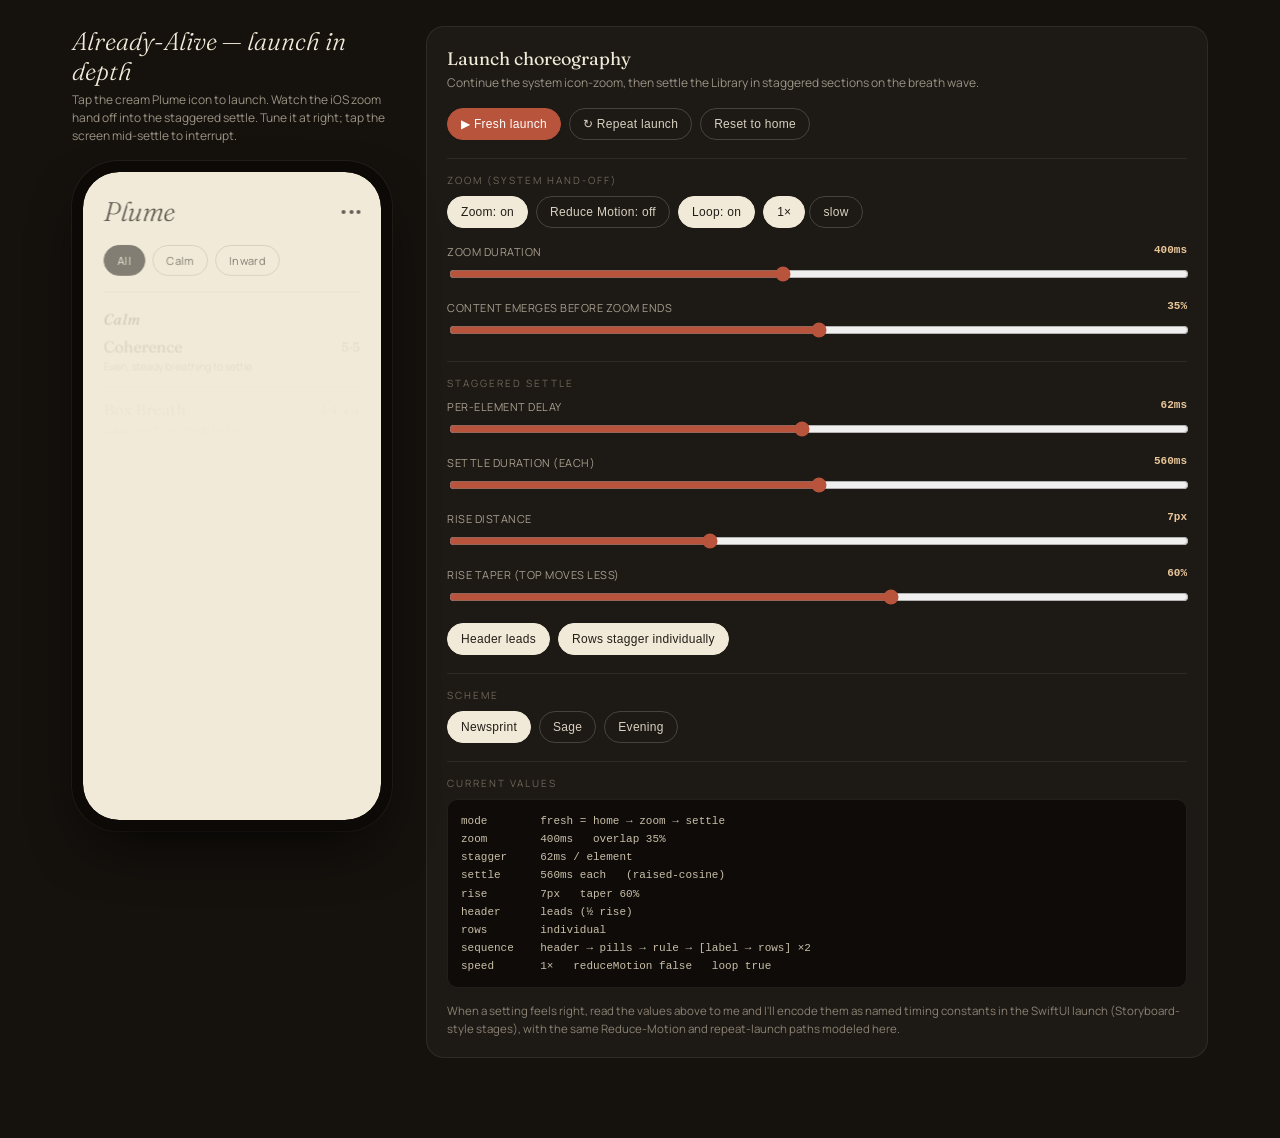
<file: docs/plume-launch-already-alive.html>
<!doctype html>
<html lang="en">
<head>
<meta charset="utf-8" />
<meta name="viewport" content="width=device-width, initial-scale=1" />
<title>Plume — Already-Alive launch (depth)</title>
<link rel="preconnect" href="https://fonts.googleapis.com" />
<link rel="preconnect" href="https://fonts.gstatic.com" crossorigin />
<link href="https://fonts.googleapis.com/css2?family=Fraunces:ital,opsz,wght@0,9..144,300;0,9..144,400;0,9..144,600;1,9..144,300;1,9..144,400&family=Manrope:wght@300;400;500;600;700&display=swap" rel="stylesheet" />
<style>
  :root{ --paper:#F1EAD8; --ink:#2E2A25; --accent:#B8533C; --muted:#6E6358; --inkR:46; --inkG:42; --inkB:37; }
  *{box-sizing:border-box;}
  html,body{margin:0;background:#15110d;color:#e9e2d2;font-family:"Manrope",system-ui,sans-serif;-webkit-font-smoothing:antialiased;}
  code{font-family:ui-monospace,Menlo,monospace;font-size:.92em;color:#d9b78b;}
  .wrap{display:flex;gap:34px;align-items:flex-start;max-width:1180px;margin:0 auto;padding:26px 22px 80px;flex-wrap:wrap;}
  .stage{flex:0 0 auto;display:flex;flex-direction:column;gap:16px;align-items:center;position:sticky;top:20px;}
  .titlebar{width:100%;max-width:320px;}
  .titlebar h1{font-family:"Fraunces",serif;font-weight:300;font-style:italic;font-size:25px;color:#f1ead8;margin:0;}
  .titlebar p{font-size:12px;color:#9b9384;margin:5px 0 0;line-height:1.5;}

  /* device */
  .device{position:relative;width:320px;height:670px;border-radius:46px;background:#0c0907;padding:11px;
    box-shadow:0 26px 60px -22px rgba(0,0,0,.85),0 0 0 1px rgba(255,255,255,.06);}
  .screen{position:relative;width:100%;height:100%;border-radius:36px;overflow:hidden;background:#000;}

  /* home screen mock */
  .home{position:absolute;inset:0;z-index:1;
    background:radial-gradient(120% 90% at 50% 0%,#2c3a4f 0%,#243246 38%,#1c2535 70%,#161d2a 100%);
    display:flex;flex-direction:column;}
  .statusbar{display:flex;justify-content:space-between;align-items:center;padding:12px 22px 4px;font-size:12px;font-weight:600;color:#eef2f7;}
  .statusbar .r{display:flex;gap:6px;align-items:center;opacity:.9;font-size:11px;}
  .iconwrap{flex:1;display:grid;grid-template-columns:repeat(4,1fr);grid-auto-rows:84px;gap:14px 16px;padding:26px 22px 0;align-content:start;}
  .appicon{display:flex;flex-direction:column;align-items:center;gap:6px;}
  .appicon .tile{width:56px;height:56px;border-radius:14px;box-shadow:0 6px 14px -6px rgba(0,0,0,.5);}
  .appicon .nm{font-size:10px;color:#eef2f7e0;text-shadow:0 1px 2px rgba(0,0,0,.4);}
  .tile.a{background:linear-gradient(160deg,#e0c3a0,#b88c63);}
  .tile.b{background:linear-gradient(160deg,#9fb4c9,#6d86a3);}
  .tile.c{background:linear-gradient(160deg,#c8a0a8,#9b6f78);}
  .tile.d{background:linear-gradient(160deg,#a6c2a8,#71916f);}
  .tile.e{background:linear-gradient(160deg,#cabf95,#9a8f62);}
  .tile.f{background:linear-gradient(160deg,#b0a6c4,#7c6f9c);}
  .tile.g{background:linear-gradient(160deg,#9fc1c4,#6f9799);}
  /* the Plume icon — cream tile with a thin ink ring mark */
  .tile.plume{background:radial-gradient(120% 120% at 50% 36%,#f6f0e0,#ece2cc);position:relative;cursor:pointer;
    box-shadow:0 8px 18px -6px rgba(0,0,0,.55),0 0 0 1px rgba(0,0,0,.04);}
  .tile.plume::after{content:"";position:absolute;inset:0;margin:auto;width:30px;height:30px;border-radius:50%;
    border:1.4px solid rgba(46,42,37,.42);}
  .appicon.target .nm{color:#fff;font-weight:600;}
  .dock{margin:10px 14px 16px;height:84px;border-radius:30px;background:rgba(255,255,255,.12);backdrop-filter:blur(14px);
    display:flex;align-items:center;justify-content:space-around;padding:0 14px;}
  .dock .tile{width:54px;height:54px;border-radius:14px;}
  .taphint{position:absolute;left:50%;bottom:120px;transform:translateX(-50%);z-index:3;font-size:11px;letter-spacing:1.5px;
    text-transform:uppercase;color:#fff;background:rgba(0,0,0,.34);padding:7px 13px;border-radius:999px;backdrop-filter:blur(6px);
    animation:pulse 1.8s ease-in-out infinite;pointer-events:none;}
  @keyframes pulse{0%,100%{opacity:.55}50%{opacity:1}}

  /* app window (the zooming app) */
  .appwin{position:absolute;z-index:2;overflow:hidden;background:var(--paper);will-change:transform,left,top,width,height,border-radius;
    display:none;}
  .library{position:absolute;inset:0;padding:22px 20px 0;display:flex;flex-direction:column;color:var(--ink);transform-origin:50% 30%;}
  .lib-head{display:flex;align-items:baseline;justify-content:space-between;margin-bottom:16px;}
  .lib-word{font-family:"Fraunces",serif;font-style:italic;font-weight:300;font-size:27px;letter-spacing:-.4px;}
  .dots{display:flex;gap:3.5px;align-self:center;}
  .dots i{width:4px;height:4px;border-radius:50%;background:var(--ink);display:block;}
  .pills{display:flex;gap:7px;margin-bottom:15px;}
  .pill{font-size:11px;letter-spacing:.4px;padding:7px 13px;border-radius:999px;border:1px solid rgba(var(--inkR),var(--inkG),var(--inkB),.22);}
  .pill.act{background:var(--ink);color:var(--paper);border-color:var(--ink);}
  .hair{height:1px;background:rgba(var(--inkR),var(--inkG),var(--inkB),.13);margin:0 0 16px;}
  .seclabel{font-family:"Fraunces",serif;font-style:italic;font-weight:400;font-size:15px;color:var(--muted);margin:0 0 9px;letter-spacing:.3px;}
  .sec{margin-bottom:14px;}
  .row{display:flex;justify-content:space-between;align-items:flex-start;gap:10px;padding-bottom:13px;margin-bottom:13px;border-bottom:1px solid rgba(var(--inkR),var(--inkG),var(--inkB),.12);}
  .row .nm{font-family:"Fraunces",serif;font-weight:400;font-size:16px;line-height:1.1;}
  .row .ds{font-family:"Manrope";font-weight:300;font-size:10.5px;color:var(--muted);margin-top:3px;}
  .row .pt{font-family:"Fraunces",serif;font-weight:300;font-size:13px;white-space:nowrap;letter-spacing:.6px;}
  [data-st]{will-change:transform,opacity;}

  /* controls */
  .panel{flex:1 1 360px;min-width:320px;background:rgba(255,255,255,.035);border:1px solid rgba(255,255,255,.08);
    border-radius:18px;padding:20px 20px 8px;}
  .panel h2{font-family:"Fraunces",serif;font-weight:400;font-size:18px;margin:0 0 4px;color:#f1ead8;}
  .panel .sub{font-size:12px;color:#9b9384;margin:0 0 16px;line-height:1.5;}
  .btnrow{display:flex;flex-wrap:wrap;gap:8px;margin-bottom:18px;}
  button.ui{font-size:12px;font-weight:500;letter-spacing:.3px;cursor:pointer;background:transparent;color:#d9d1c1;
    border:1px solid rgba(255,255,255,.18);padding:8px 13px;border-radius:999px;transition:all .16s;}
  button.ui:hover{border-color:rgba(255,255,255,.42);}
  button.ui.on{background:#f1ead8;color:#221d18;border-color:#f1ead8;}
  button.ui.solid{background:#b8533c;border-color:#b8533c;color:#fff;}
  .ctl{margin-bottom:13px;}
  .ctl label{display:flex;justify-content:space-between;font-size:11px;letter-spacing:.5px;text-transform:uppercase;color:#a89f8f;margin-bottom:5px;}
  .ctl label b{color:#e9c79a;font-weight:600;font-family:ui-monospace,Menlo,monospace;text-transform:none;letter-spacing:0;}
  .ctl input[type=range]{width:100%;accent-color:#b8533c;}
  .toggles{display:flex;flex-wrap:wrap;gap:8px;margin:6px 0 16px;}
  .seg{display:flex;gap:4px;}
  .divlbl{font-size:10px;letter-spacing:2px;text-transform:uppercase;color:#6f6759;margin:18px 0 9px;border-top:1px solid rgba(255,255,255,.07);padding-top:14px;}
  .readout{margin-top:6px;background:#0e0b08;border:1px solid rgba(255,255,255,.08);border-radius:10px;padding:12px 13px;font-family:ui-monospace,Menlo,monospace;font-size:11px;line-height:1.65;color:#c9bfa9;white-space:pre-wrap;}
  .note{font-size:11.5px;color:#8b8273;line-height:1.55;margin-top:14px;}
</style>
</head>
<body>
<div class="wrap">
  <div class="stage">
    <div class="titlebar">
      <h1>Already-Alive — launch in depth</h1>
      <p>Tap the cream Plume icon to launch. Watch the iOS zoom hand off into the staggered settle. Tune it at right; tap the screen mid-settle to interrupt.</p>
    </div>
    <div class="device"><div class="screen" id="screen">
      <div class="home" id="home">
        <div class="statusbar"><span>9:41</span><span class="r">􀙇 􀛨 􀋦</span></div>
        <div class="iconwrap">
          <div class="appicon"><div class="tile a"></div><div class="nm">Notes</div></div>
          <div class="appicon target"><div class="tile plume" id="plumeIcon"></div><div class="nm">Plume</div></div>
          <div class="appicon"><div class="tile b"></div><div class="nm">Calm</div></div>
          <div class="appicon"><div class="tile c"></div><div class="nm">Health</div></div>
          <div class="appicon"><div class="tile d"></div><div class="nm">Walk</div></div>
          <div class="appicon"><div class="tile e"></div><div class="nm">Books</div></div>
          <div class="appicon"><div class="tile f"></div><div class="nm">Music</div></div>
          <div class="appicon"><div class="tile g"></div><div class="nm">Clock</div></div>
        </div>
        <div class="dock"><div class="tile b"></div><div class="tile c"></div><div class="tile d"></div><div class="tile e"></div></div>
        <div class="taphint">tap Plume to launch</div>
      </div>
      <div class="appwin" id="appwin"><div class="library" id="library"></div></div>
    </div></div>
  </div>

  <div class="panel">
    <h2>Launch choreography</h2>
    <p class="sub">Continue the system icon-zoom, then settle the Library in staggered sections on the breath wave.</p>
    <div class="btnrow">
      <button class="ui solid" id="fresh">▶ Fresh launch</button>
      <button class="ui" id="repeat">↻ Repeat launch</button>
      <button class="ui" id="reset">Reset to home</button>
    </div>

    <div class="divlbl">Zoom (system hand-off)</div>
    <div class="toggles">
      <button class="ui on" id="zoomT">Zoom: on</button>
      <button class="ui" id="rm">Reduce Motion: off</button>
      <button class="ui on" id="loopT">Loop: on</button>
      <span class="seg"><button class="ui on" data-speed="1">1×</button><button class="ui" data-speed="0.45">slow</button></span>
    </div>
    <div class="ctl"><label>Zoom duration <b id="vZoomMs">400ms</b></label><input type="range" id="zoomMs" min="220" max="620" step="10" value="400"></div>
    <div class="ctl"><label>Content emerges before zoom ends <b id="vOverlap">35%</b></label><input type="range" id="overlap" min="0" max="70" step="5" value="35"></div>

    <div class="divlbl">Staggered settle</div>
    <div class="ctl"><label>Per-element delay <b id="vStagger">62ms</b></label><input type="range" id="stagger" min="0" max="130" step="2" value="62"></div>
    <div class="ctl"><label>Settle duration (each) <b id="vSettle">560ms</b></label><input type="range" id="settle" min="300" max="820" step="10" value="560"></div>
    <div class="ctl"><label>Rise distance <b id="vRise">7px</b></label><input type="range" id="rise" min="0" max="20" step="1" value="7"></div>
    <div class="ctl"><label>Rise taper (top moves less) <b id="vTaper">60%</b></label><input type="range" id="taper" min="0" max="100" step="5" value="60"></div>
    <div class="toggles">
      <button class="ui on" id="headerLeads">Header leads</button>
      <button class="ui on" id="rowsIndiv">Rows stagger individually</button>
    </div>

    <div class="divlbl">Scheme</div>
    <div class="toggles">
      <button class="ui on" data-scheme="newsprint">Newsprint</button>
      <button class="ui" data-scheme="sage">Sage</button>
      <button class="ui" data-scheme="evening">Evening</button>
    </div>

    <div class="divlbl">Current values</div>
    <div class="readout" id="readout"></div>
    <p class="note">When a setting feels right, read the values above to me and I'll encode them as named timing constants in the SwiftUI launch (Storyboard-style stages), with the same Reduce-Motion and repeat-launch paths modeled here.</p>
  </div>
</div>

<script>
const SCHEMES={
  newsprint:{paper:"#F1EAD8",ink:"#2E2A25",accent:"#B8533C",muted:"#6E6358",ink3:[46,42,37]},
  sage:{paper:"#E7E6D2",ink:"#34423A",accent:"#A6762E",muted:"#586552",ink3:[52,66,58]},
  evening:{paper:"#E7E0CC",ink:"#222D49",accent:"#9C6B27",muted:"#595E78",ink3:[34,45,73]},
};
let scheme=SCHEMES.newsprint;
const P={ zoom:true, zoomMs:400, overlap:0.35, stagger:62, settle:560, rise:7, taper:0.60,
  headerLeads:true, rowsIndiv:true, speed:1, reduceMotion:false, loop:true };

const clamp01=t=>t<0?0:t>1?1:t;
const bw=t=>0.5-0.5*Math.cos(Math.PI*clamp01(t));       // calm: raised-cosine, no velocity edges
const lerp=(a,b,t)=>a+(b-a)*t;
const easeOutZoom=t=>1-Math.pow(1-clamp01(t),2.4);       // decel, no overshoot

function applyScheme(){const r=document.documentElement.style;
  r.setProperty("--paper",scheme.paper);r.setProperty("--ink",scheme.ink);r.setProperty("--accent",scheme.accent);
  r.setProperty("--muted",scheme.muted);r.setProperty("--inkR",scheme.ink3[0]);r.setProperty("--inkG",scheme.ink3[1]);r.setProperty("--inkB",scheme.ink3[2]);}

// library content with staggerable elements in DOM/visual order
function buildLibrary(){
  const secs=[
    {label:"Calm", rows:[["Coherence","Even, steady breathing to settle","5·5"],["Box Breath","Equal counts to steady focus","4·4·4·4"]]},
    {label:"Inward", rows:[["Resonant","Slow waves near six a minute","5·5"],["Extended Exhale","A longer out-breath to downshift","4·6"]]},
  ];
  let h=`<div class="lib-head" data-st data-lead><div class="lib-word">Plume</div><div class="dots"><i></i><i></i><i></i></div></div>
    <div class="pills" data-st><span class="pill act">All</span><span class="pill">Calm</span><span class="pill">Inward</span></div>
    <div class="hair" data-st></div>`;
  secs.forEach(s=>{ h+=`<div class="sec"><div class="seclabel" data-st>${s.label}</div>`;
    s.rows.forEach(r=>{ h+=`<div class="row" data-st><div><div class="nm">${r[0]}</div><div class="ds">${r[1]}</div></div><div class="pt">${r[2]}</div></div>`; });
    h+=`</div>`; });
  return h;
}

const screen=document.getElementById("screen");
const home=document.getElementById("home");
const appwin=document.getElementById("appwin");
const library=document.getElementById("library");
const plumeIcon=document.getElementById("plumeIcon");
library.innerHTML=buildLibrary();
let els=[...library.querySelectorAll("[data-st]")];

let raf=null, interrupted=false;

function fullRect(){ return {l:0,t:0,w:screen.clientWidth,h:screen.clientHeight,r:36}; }
function iconRect(){ const ir=plumeIcon.getBoundingClientRect(), sr=screen.getBoundingClientRect();
  return {l:ir.left-sr.left,t:ir.top-sr.top,w:ir.width,h:ir.height,r:14}; }
function setWin(rc){ appwin.style.left=rc.l+"px";appwin.style.top=rc.t+"px";appwin.style.width=rc.w+"px";appwin.style.height=rc.h+"px";appwin.style.borderRadius=rc.r+"px"; }

function elDelays(){
  // assign each element a stagger slot; header optionally leads (slot 0, smaller rise)
  const n=els.length;
  return els.map((el,i)=>{
    const isHeader = el.hasAttribute("data-lead");
    let slot = i;
    if(!P.rowsIndiv){ // collapse rows onto their section label's slot
      // recompute slots grouping rows with preceding seclabel
    }
    const delay = slot*P.stagger;
    const minF = 1-P.taper;
    let rise = P.rise*(minF+(1-minF)*(n>1?i/(n-1):1));
    if(isHeader && P.headerLeads) rise*=0.45;
    return {el, delay, rise, isHeader};
  });
}

function applyEl(d, settleClock){
  const localT = clamp01((settleClock - d.delay)/P.settle);
  const v = bw(localT);
  d.el.style.opacity=v;
  d.el.style.transform=`translateY(${(1-v)*d.rise}px)`;
}

function restAll(){ els.forEach(e=>{e.style.opacity=1;e.style.transform="none";}); library.style.transform="none"; }

function run(mode){
  if(raf) cancelAnimationFrame(raf);
  interrupted=false;
  applyScheme();
  const fresh = mode==="fresh";
  // setup
  home.style.transition="none";
  if(fresh){ home.style.display="flex"; home.style.opacity=1; home.style.transform="none"; }
  else { home.style.display="none"; }
  appwin.style.display="block";

  // reduce motion: skip everything, gentle whole-fade
  if(P.reduceMotion){
    home.style.display="none"; setWin(fullRect()); restAll();
    library.style.opacity=0; library.style.transition="opacity .22s ease"; requestAnimationFrame(()=>library.style.opacity=1);
    updateReadout(); return;
  }
  library.style.transition="none"; library.style.opacity=1;

  const delays=elDelays();
  els.forEach((e)=>{e.style.opacity=0;e.style.transform=`translateY(${P.rise}px)`;});

  const zMs = (fresh && P.zoom) ? P.zoomMs/P.speed : 0;
  const settleStart = zMs*(1-P.overlap);
  const settleMs = P.settle/P.speed;
  const sStagger = P.stagger/P.speed;
  const lastDelay = (els.length-1)*sStagger;
  const totalSettle = lastDelay + settleMs;
  const start = performance.now();
  const ir=iconRect(), fr=fullRect();
  if(fresh && P.zoom) setWin(ir); else setWin(fr);

  // store scaled delays for this run
  const runDelays = delays.map((d,i)=>({...d, delay:i*sStagger}));

  const step=(now)=>{
    if(interrupted){ setWin(fr); restAll(); updateReadout(); return; }
    const el=now-start;
    // zoom
    if(fresh && P.zoom && el<zMs){
      const zt=easeOutZoom(el/zMs);
      setWin({l:lerp(ir.l,fr.l,zt),t:lerp(ir.t,fr.t,zt),w:lerp(ir.w,fr.w,zt),h:lerp(ir.h,fr.h,zt),r:lerp(ir.r,fr.r,zt)});
      home.style.opacity=1-clamp01(el/zMs*1.4);
      home.style.transform=`scale(${lerp(1,1.08,zt)})`;
    } else { setWin(fr); home.style.opacity=0; }

    const settleClock=el-(fresh&&P.zoom?settleStart/P.speed:0);
    if(settleClock>=0){
      // container finishes the zoom's deceleration: 0.985 -> 1
      const cs=lerp(0.985,1,bw(clamp01(settleClock/settleMs)));
      library.style.transform=`scale(${cs})`;
      runDelays.forEach(d=>{
        const lt=clamp01((settleClock-d.delay)/settleMs);
        const v=bw(lt);
        d.el.style.opacity=v;
        d.el.style.transform=`translateY(${(1-v)*d.rise}px)`;
      });
    }
    const done = settleClock>totalSettle && (!fresh || !P.zoom || el>zMs);
    if(!done){ raf=requestAnimationFrame(step); }
    else { restAll(); if(P.loop && !P.reduceMotion) setTimeout(()=>{ if(P.loop) run("fresh"); }, 950); }
  };
  raf=requestAnimationFrame(step);
  updateReadout();
}

function resetHome(){ if(raf)cancelAnimationFrame(raf); appwin.style.display="none"; home.style.display="flex"; home.style.opacity=1; home.style.transform="none"; }

// interrupt on screen tap during a fresh/repeat run
screen.addEventListener("click",(e)=>{ if(appwin.style.display==="block" && !e.target.closest(".tile.plume")) interrupted=true; });
plumeIcon.addEventListener("click",()=>run("fresh"));

function updateReadout(){
  const r=document.getElementById("readout");
  r.textContent =
`mode        fresh = home → zoom → settle
zoom        ${P.zoom? P.zoomMs+"ms":"off"}   overlap ${Math.round(P.overlap*100)}%
stagger     ${P.stagger}ms / element
settle      ${P.settle}ms each   (raised-cosine)
rise        ${P.rise}px   taper ${Math.round(P.taper*100)}%
header      ${P.headerLeads?"leads (½ rise)":"in cascade"}
rows        ${P.rowsIndiv?"individual":"per-section"}
sequence    header → pills → rule → [label → rows] ×2
speed       ${P.speed}×   reduceMotion ${P.reduceMotion}   loop ${P.loop}`;
}

// ---- wire controls ----
const maybeReplay=()=>{ run("fresh"); };  // show every change immediately, even if the loop is throttled
const bind=(id,key,fmt,scale=1)=>{const inp=document.getElementById(id);const out=document.getElementById("v"+id.charAt(0).toUpperCase()+id.slice(1));
  inp.addEventListener("input",()=>{P[key]=parseFloat(inp.value)*scale; if(out)out.textContent=fmt(parseFloat(inp.value)); updateReadout();});
  inp.addEventListener("change",maybeReplay);};
bind("zoomMs","zoomMs",v=>v+"ms");
bind("overlap","overlap",v=>v+"%",0.01);
bind("stagger","stagger",v=>v+"ms");
bind("settle","settle",v=>v+"ms");
bind("rise","rise",v=>v+"px");
bind("taper","taper",v=>v+"%",0.01);

document.getElementById("fresh").onclick=()=>run("fresh");
document.getElementById("repeat").onclick=()=>{ // repeat launch: no home/zoom, quick subtle stagger
  const sv={stagger:P.stagger,settle:P.settle,rise:P.rise,zoom:P.zoom};
  P.stagger*=0.42; P.settle*=0.6; P.rise*=0.6; P.zoom=false;
  run("repeat");
  setTimeout(()=>{P.stagger=sv.stagger;P.settle=sv.settle;P.rise=sv.rise;P.zoom=sv.zoom;updateReadout();},20);
};
document.getElementById("reset").onclick=()=>{ P.loop=false; const lb=document.getElementById("loopT"); lb.classList.remove("on"); lb.textContent="Loop: off"; updateReadout(); resetHome(); };
const toggle=(id,key,onTxt,offTxt)=>{const b=document.getElementById(id);b.onclick=()=>{P[key]=!P[key];b.classList.toggle("on",P[key]);b.textContent=(P[key]?onTxt:offTxt);updateReadout();maybeReplay();};};
toggle("zoomT","zoom","Zoom: on","Zoom: off");
toggle("rm","reduceMotion","Reduce Motion: on","Reduce Motion: off");
toggle("headerLeads","headerLeads","Header leads","Header in cascade");
toggle("rowsIndiv","rowsIndiv","Rows stagger individually","Rows per-section");
// loop runs continuous fresh launches so slider drags are seen live without manual replay
document.getElementById("loopT").onclick=function(){ P.loop=!P.loop; this.classList.toggle("on",P.loop); this.textContent="Loop: "+(P.loop?"on":"off"); updateReadout(); if(P.loop) run("fresh"); };
document.querySelectorAll("[data-speed]").forEach(b=>b.onclick=()=>{document.querySelectorAll("[data-speed]").forEach(x=>x.classList.remove("on"));b.classList.add("on");P.speed=parseFloat(b.dataset.speed);updateReadout();maybeReplay();});
document.querySelectorAll("[data-scheme]").forEach(b=>b.onclick=()=>{document.querySelectorAll("[data-scheme]").forEach(x=>x.classList.remove("on"));b.classList.add("on");scheme=SCHEMES[b.dataset.scheme];applyScheme();maybeReplay();});

applyScheme(); updateReadout();
// auto-demo once so the page isn't static on load
setTimeout(()=>run("fresh"), 600);
</script>
</body>
</html>
</file>
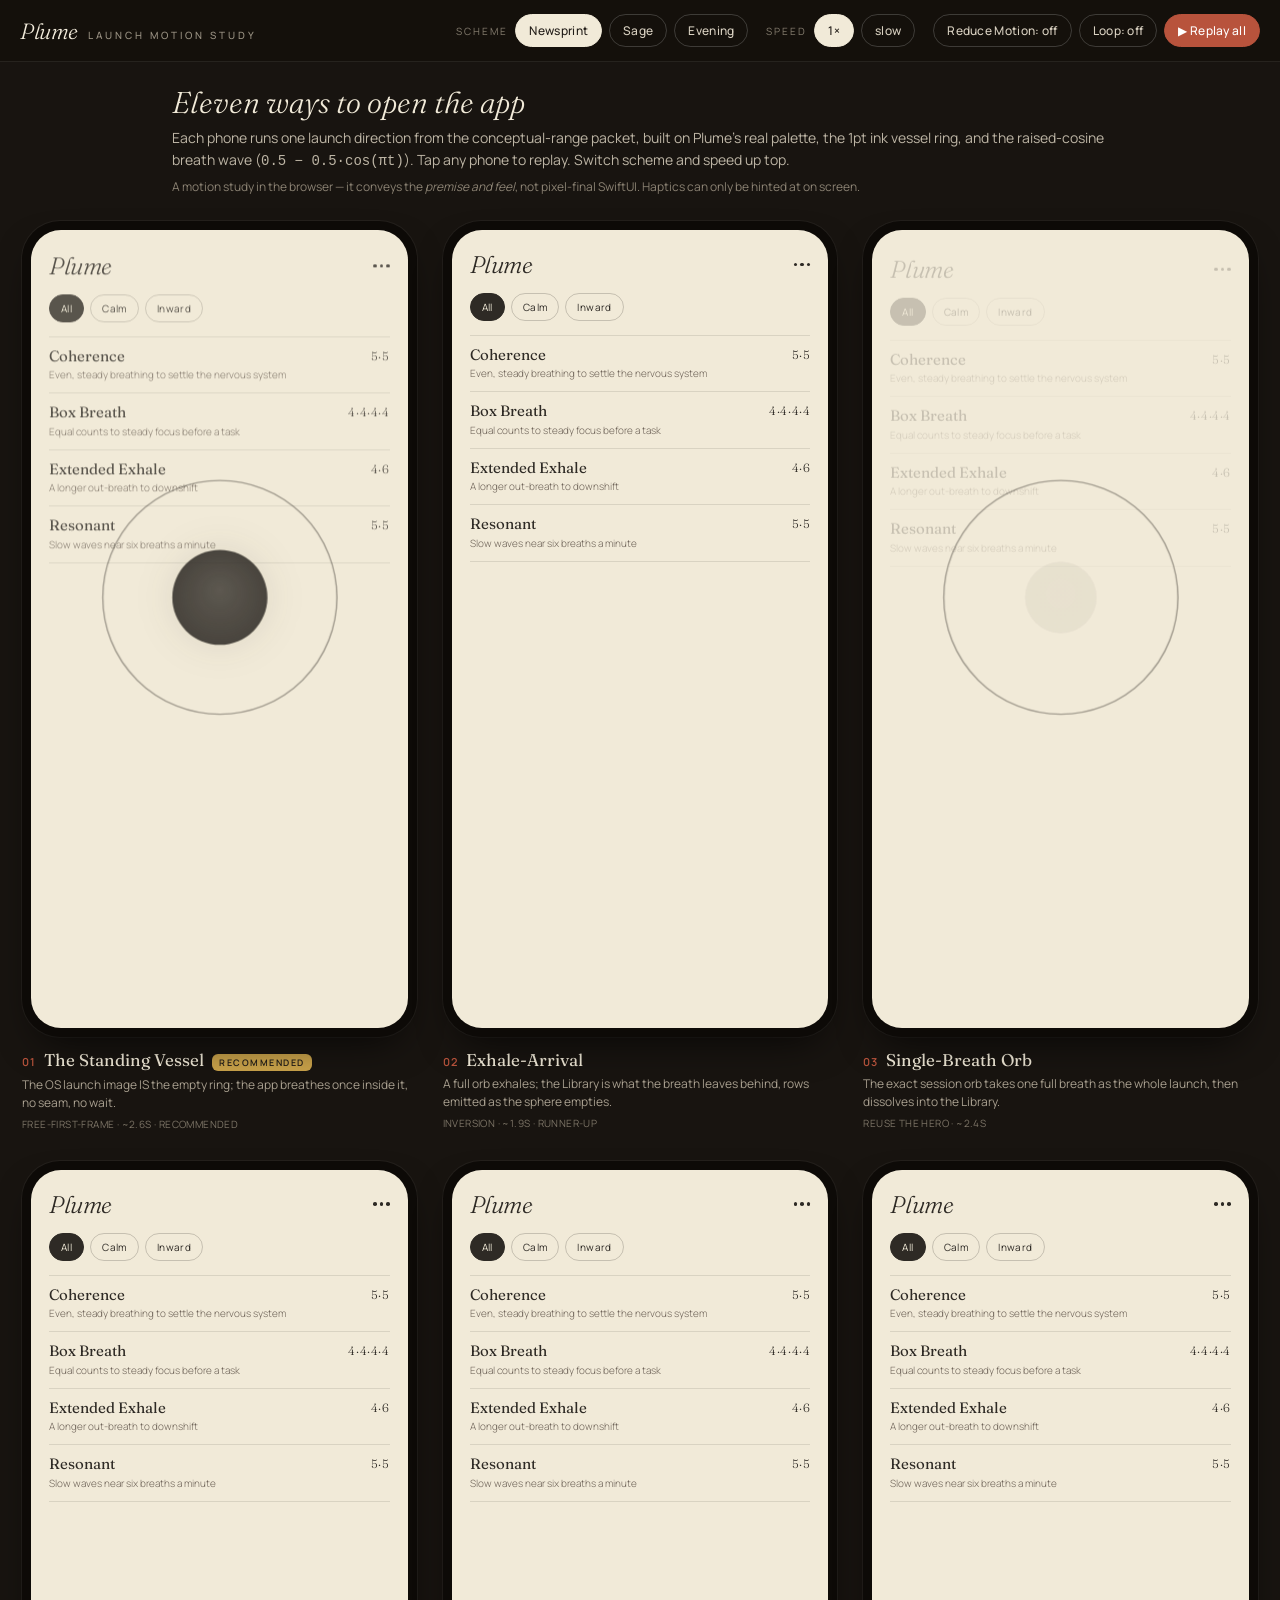
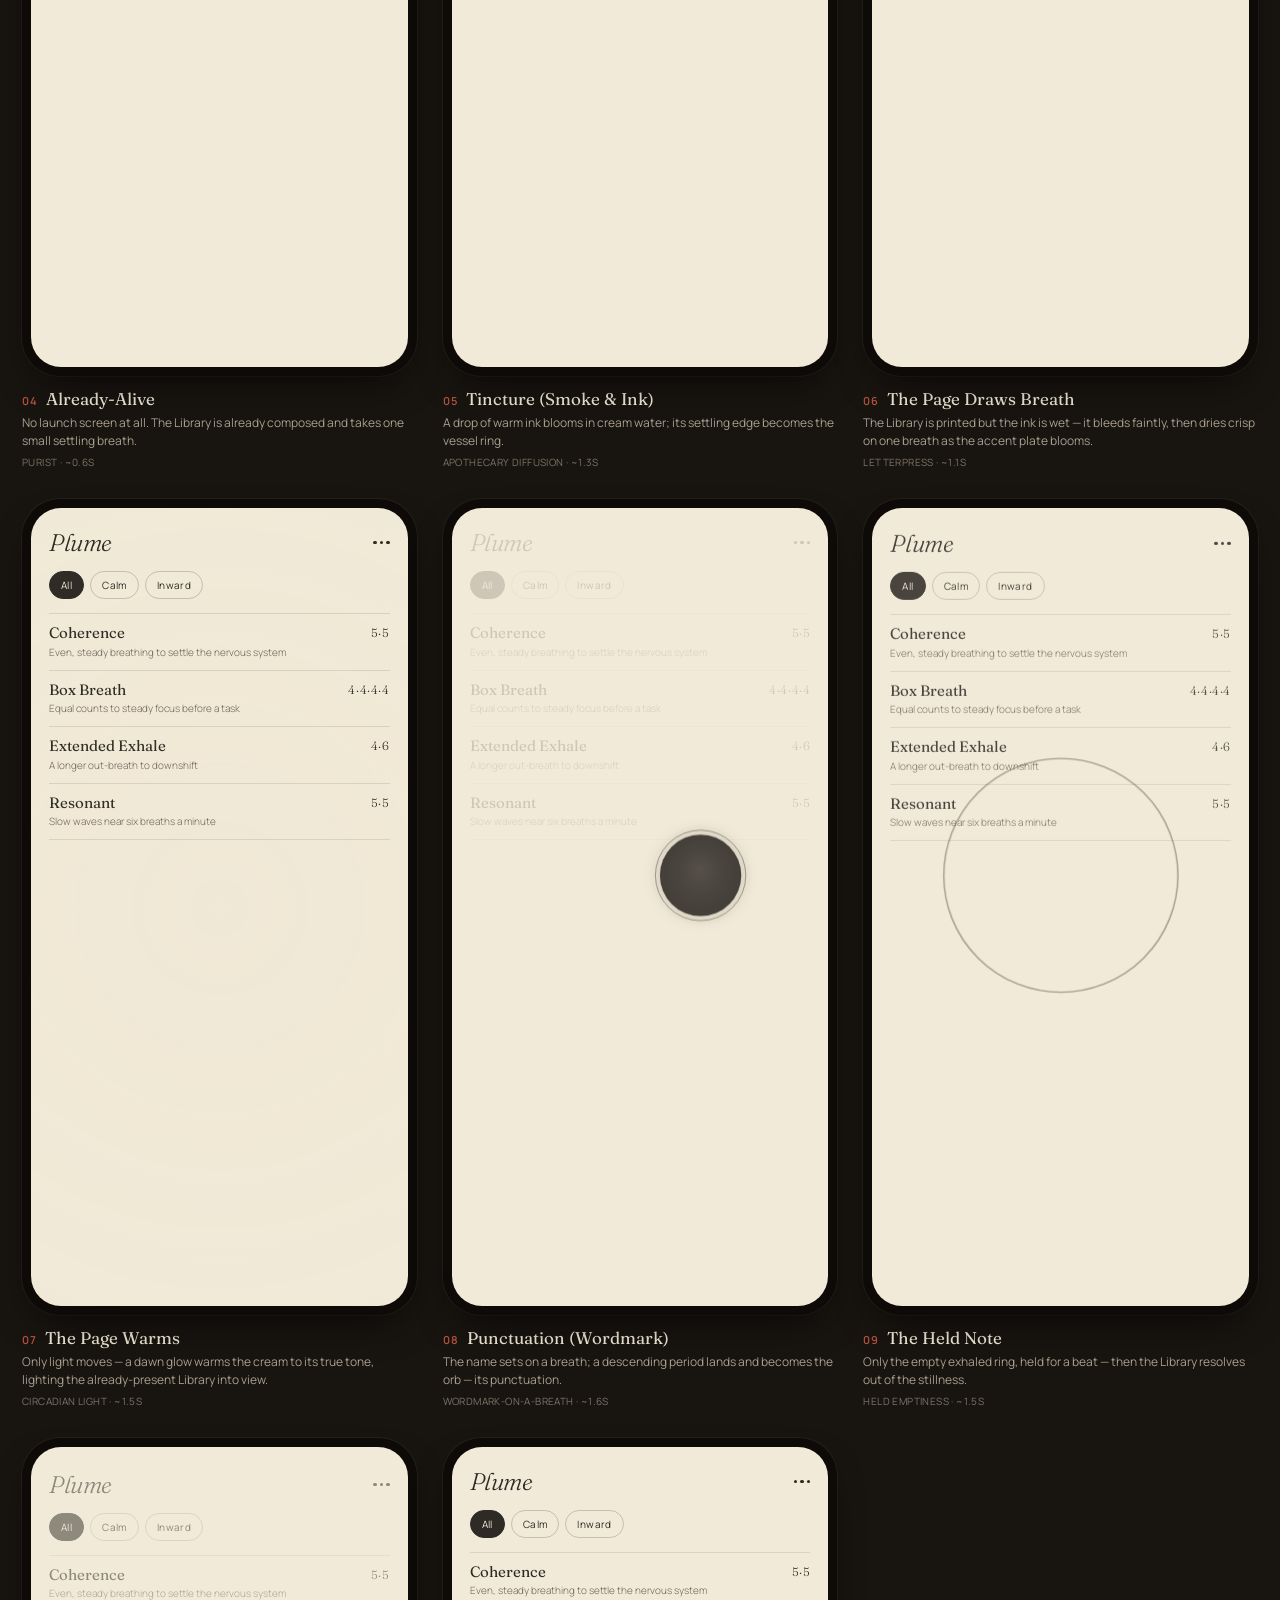
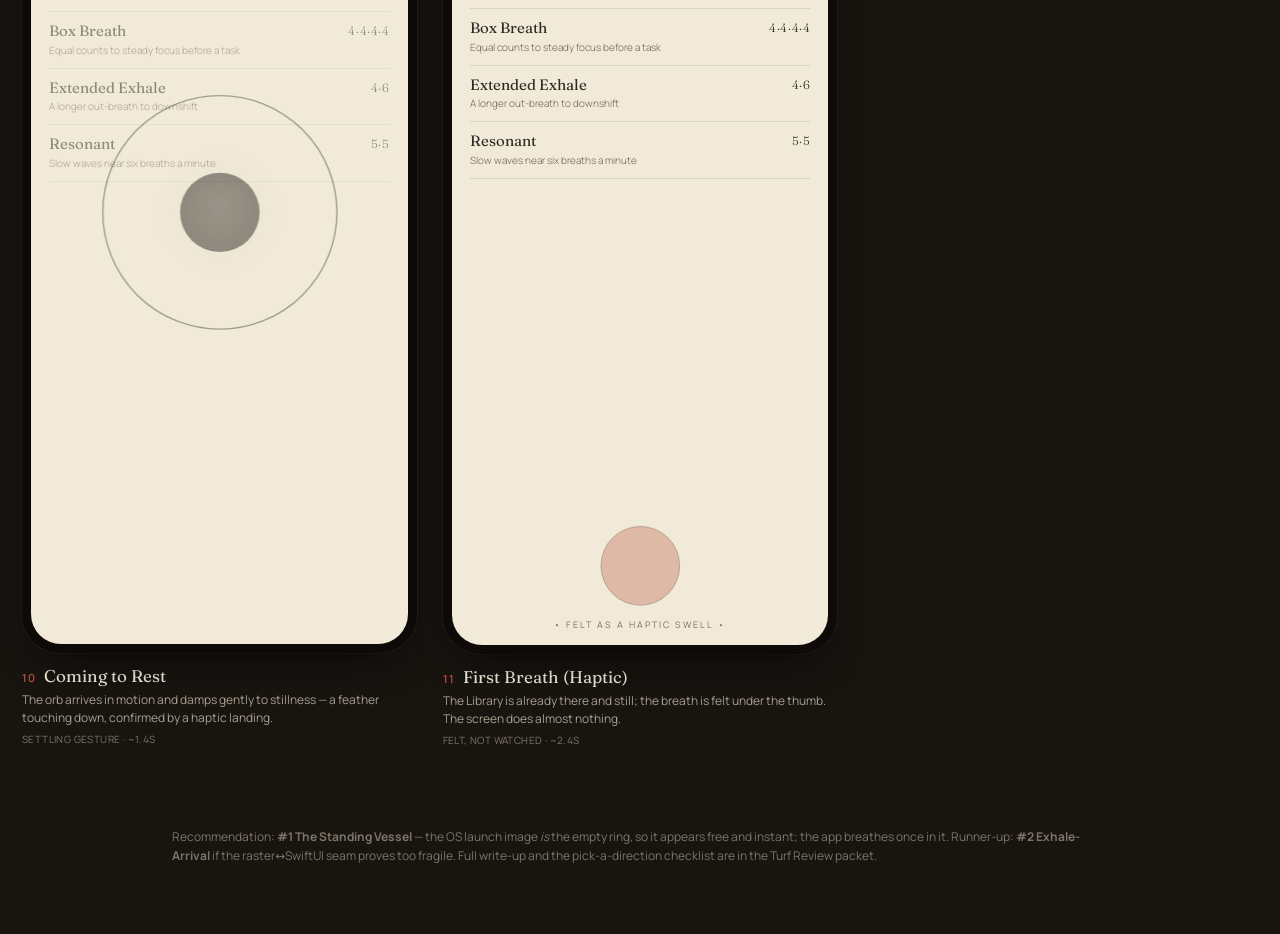
<file: docs/plume-launch-motion-study.html>
<!doctype html>
<html lang="en">
<head>
<meta charset="utf-8" />
<meta name="viewport" content="width=device-width, initial-scale=1" />
<title>Plume — Launch Motion Study</title>
<link rel="preconnect" href="https://fonts.googleapis.com" />
<link rel="preconnect" href="https://fonts.gstatic.com" crossorigin />
<link href="https://fonts.googleapis.com/css2?family=Fraunces:ital,opsz,wght@0,9..144,300;0,9..144,400;0,9..144,600;1,9..144,300;1,9..144,400;1,9..144,600&family=Manrope:wght@300;400;500;600&display=swap" rel="stylesheet" />
<style>
  :root{
    --paper:#F1EAD8; --ink:#2E2A25; --accent:#B8533C; --muted:#6E6358;
    --inkR:46; --inkG:42; --inkB:37;
    --stagebg:#181410;
  }
  *{box-sizing:border-box;}
  html,body{margin:0;background:var(--stagebg);color:#e9e2d2;font-family:"Manrope",system-ui,sans-serif;-webkit-font-smoothing:antialiased;}
  a{color:inherit;}
  header.top{
    position:sticky;top:0;z-index:20;backdrop-filter:blur(12px);
    background:rgba(20,16,12,.82);border-bottom:1px solid rgba(255,255,255,.08);
    padding:14px 20px;display:flex;flex-wrap:wrap;gap:14px 22px;align-items:center;
  }
  .brand{font-family:"Fraunces",serif;font-style:italic;font-weight:300;font-size:22px;color:#f3ecdc;letter-spacing:-.4px;}
  .brand small{font-style:normal;font-family:"Manrope";font-weight:500;font-size:10px;letter-spacing:3px;text-transform:uppercase;color:#9b9384;margin-left:10px;}
  .controls{display:flex;flex-wrap:wrap;gap:10px 18px;align-items:center;margin-left:auto;}
  .group{display:flex;align-items:center;gap:7px;}
  .group .lbl{font-size:10px;letter-spacing:2px;text-transform:uppercase;color:#857d6f;}
  button.ui{
    font-family:"Manrope";font-size:12px;font-weight:500;letter-spacing:.3px;cursor:pointer;
    background:transparent;color:#d9d1c1;border:1px solid rgba(255,255,255,.18);
    padding:7px 13px;border-radius:999px;transition:all .18s ease;
  }
  button.ui:hover{border-color:rgba(255,255,255,.4);}
  button.ui.on{background:#f1ead8;color:#221d18;border-color:#f1ead8;}
  button.ui.solid{background:#b8533c;border-color:#b8533c;color:#fff;}
  button.ui.solid:hover{filter:brightness(1.07);}
  .intro{max-width:980px;margin:22px auto 4px;padding:0 22px;color:#bdb5a5;}
  .intro h1{font-family:"Fraunces",serif;font-weight:300;font-style:italic;color:#f1ead8;font-size:30px;margin:0 0 6px;}
  .intro p{font-size:14px;line-height:1.55;margin:6px 0;}
  .intro .note{font-size:12px;color:#8b8273;}
  .grid{display:grid;grid-template-columns:repeat(auto-fill,minmax(300px,1fr));gap:30px 26px;max-width:1320px;margin:24px auto 80px;padding:0 22px;}
  .card{display:flex;flex-direction:column;gap:12px;}
  .device{
    position:relative;width:100%;aspect-ratio:300/620;border-radius:38px;
    background:#0d0a07;padding:9px;box-shadow:0 18px 40px -18px rgba(0,0,0,.8),0 0 0 1px rgba(255,255,255,.05);
    cursor:pointer;
  }
  .screen{
    position:relative;width:100%;height:100%;border-radius:30px;overflow:hidden;
    background:var(--paper);isolation:isolate;
  }
  .screen canvas{position:absolute;inset:0;width:100%;height:100%;z-index:2;}
  .library{position:absolute;inset:0;z-index:1;padding:20px 18px 0;display:flex;flex-direction:column;color:var(--ink);}
  .lib-head{display:flex;align-items:baseline;justify-content:space-between;margin-bottom:14px;}
  .lib-word{font-family:"Fraunces",serif;font-style:italic;font-weight:300;font-size:24px;letter-spacing:-.4px;}
  .dots{display:flex;gap:3px;align-self:center;}
  .dots i{width:3.5px;height:3.5px;border-radius:50%;background:var(--ink);display:block;}
  .pills{display:flex;gap:6px;margin-bottom:14px;}
  .pill{font-size:10px;letter-spacing:.4px;padding:6px 11px;border-radius:999px;border:1px solid rgba(var(--inkR),var(--inkG),var(--inkB),.22);}
  .pill.act{background:var(--ink);color:var(--paper);border-color:var(--ink);position:relative;}
  .pill.act .plate{position:absolute;inset:0;border-radius:999px;background:var(--accent);opacity:0;z-index:-1;}
  .hair{height:1px;background:rgba(var(--inkR),var(--inkG),var(--inkB),.12);margin:0 0 11px;}
  .row{display:flex;justify-content:space-between;align-items:flex-start;gap:10px;padding-bottom:11px;margin-bottom:11px;border-bottom:1px solid rgba(var(--inkR),var(--inkG),var(--inkB),.12);}
  .row .nm{font-family:"Fraunces",serif;font-weight:400;font-size:15px;line-height:1.1;}
  .row .ds{font-family:"Manrope";font-weight:300;font-size:10px;color:var(--muted);margin-top:3px;}
  .row .pt{font-family:"Fraunces",serif;font-weight:300;font-size:12px;white-space:nowrap;letter-spacing:.6px;}
  .center-word{position:absolute;inset:0;z-index:3;display:flex;align-items:center;justify-content:center;pointer-events:none;}
  .center-word span{font-family:"Fraunces",serif;font-style:italic;font-weight:300;font-size:34px;color:var(--ink);letter-spacing:-.5px;opacity:0;}
  .badge{position:absolute;left:50%;bottom:14px;transform:translateX(-50%);z-index:4;font-family:"Manrope";font-size:9px;letter-spacing:2px;text-transform:uppercase;color:var(--muted);opacity:0;pointer-events:none;}
  .replay{position:absolute;top:10px;right:12px;z-index:5;font-size:9px;letter-spacing:1.5px;text-transform:uppercase;color:var(--muted);opacity:0;transition:opacity .2s;}
  .device:hover .replay{opacity:.7;}
  .cap h3{margin:0;font-family:"Fraunces",serif;font-weight:400;font-size:17px;color:#f1ead8;display:flex;align-items:baseline;gap:8px;}
  .cap h3 .ix{font-family:"Manrope";font-size:11px;font-weight:600;color:#b8533c;letter-spacing:1px;}
  .cap h3 .rec{font-family:"Manrope";font-size:9px;font-weight:600;letter-spacing:1.5px;text-transform:uppercase;color:#221d18;background:#c9a24a;padding:2px 7px;border-radius:6px;}
  .cap p{margin:5px 0 0;font-size:12px;line-height:1.5;color:#a89f8f;}
  .cap .meta{margin-top:5px;font-size:10px;letter-spacing:.4px;color:#7d7567;text-transform:uppercase;}
  footer{max-width:980px;margin:0 auto 70px;padding:0 22px;color:#7d7567;font-size:12px;line-height:1.6;}
</style>
</head>
<body>
<header class="top">
  <div class="brand">Plume<small>Launch Motion Study</small></div>
  <div class="controls">
    <div class="group"><span class="lbl">Scheme</span>
      <button class="ui on" data-scheme="newsprint">Newsprint</button>
      <button class="ui" data-scheme="sage">Sage</button>
      <button class="ui" data-scheme="evening">Evening</button>
    </div>
    <div class="group"><span class="lbl">Speed</span>
      <button class="ui on" data-speed="1">1×</button>
      <button class="ui" data-speed="0.5">slow</button>
    </div>
    <div class="group">
      <button class="ui" id="rm">Reduce Motion: off</button>
      <button class="ui" id="loop">Loop: off</button>
      <button class="ui solid" id="all">▶ Replay all</button>
    </div>
  </div>
</header>

<section class="intro">
  <h1>Eleven ways to open the app</h1>
  <p>Each phone runs one launch direction from the conceptual-range packet, built on Plume's real palette, the 1pt ink vessel ring, and the raised-cosine breath wave (<code>0.5 − 0.5·cos(πt)</code>). Tap any phone to replay. Switch scheme and speed up top.</p>
  <p class="note">A motion study in the browser — it conveys the <em>premise and feel</em>, not pixel-final SwiftUI. Haptics can only be hinted at on screen.</p>
</section>

<div class="grid" id="grid"></div>

<footer>
  Recommendation: <strong>#1 The Standing Vessel</strong> — the OS launch image <em>is</em> the empty ring, so it appears free and instant; the app breathes once in it. Runner-up: <strong>#2 Exhale-Arrival</strong> if the raster↔SwiftUI seam proves too fragile. Full write-up and the pick-a-direction checklist are in the Turf Review packet.
</footer>

<script>
const SCHEMES = {
  newsprint:{paper:"#F1EAD8",ink:"#2E2A25",accent:"#B8533C",muted:"#6E6358",ink3:[46,42,37]},
  sage:     {paper:"#E7E6D2",ink:"#34423A",accent:"#A6762E",muted:"#586552",ink3:[52,66,58]},
  evening:  {paper:"#E7E0CC",ink:"#222D49",accent:"#9C6B27",muted:"#595E78",ink3:[34,45,73]},
};
let scheme = SCHEMES.newsprint;
let speed = 1;           // duration multiplier (smaller = slower)
let reduceMotion = false;
let loop = false;

const clamp01 = t => t<0?0:t>1?1:t;
const bw = t => 0.5 - 0.5*Math.cos(Math.PI*clamp01(t));          // breath wave
const lerp = (a,b,t)=>a+(b-a)*t;
const ease = t => t<.5 ? 2*t*t : 1-Math.pow(-2*t+2,2)/2;        // easeInOut for non-breath fades
function inkRGBA(a){const[r,g,b]=scheme.ink3;return `rgba(${r},${g},${b},${a})`;}

// ---- shared library mock ----
const ROWS = [
  {nm:"Coherence", ds:"Even, steady breathing to settle the nervous system", pt:"5·5"},
  {nm:"Box Breath", ds:"Equal counts to steady focus before a task", pt:"4·4·4·4"},
  {nm:"Extended Exhale", ds:"A longer out-breath to downshift", pt:"4·6"},
  {nm:"Resonant", ds:"Slow waves near six breaths a minute", pt:"5·5"},
];
function libraryHTML(){
  const rows = ROWS.map(r=>`<div class="row"><div><div class="nm">${r.nm}</div><div class="ds">${r.ds}</div></div><div class="pt">${r.pt}</div></div>`).join("");
  return `<div class="lib-head"><div class="lib-word">Plume</div><div class="dots"><i></i><i></i><i></i></div></div>
    <div class="pills"><span class="pill act"><span class="plate"></span>All</span><span class="pill">Calm</span><span class="pill">Inward</span></div>
    <div class="hair"></div>${rows}`;
}

// ---- canvas orb primitives ----
function clearC(s){const{ctx,w,h}=s;ctx.clearRect(0,0,w,h);}
function drawRing(s,cx,cy,R,alpha){const{ctx}=s;ctx.beginPath();ctx.arc(cx,cy,R,0,7);ctx.lineWidth=Math.max(1,R*0.012);ctx.strokeStyle=inkRGBA(alpha);ctx.stroke();}
function drawHalo(s,cx,cy,R,sc,alpha){const{ctx}=s;if(alpha<=0.001)return;ctx.save();ctx.filter=`blur(${R*0.16}px)`;ctx.globalAlpha=alpha;ctx.beginPath();ctx.arc(cx,cy,R*sc*1.04,0,7);ctx.fillStyle=scheme.ink;ctx.fill();ctx.restore();}
function drawSphere(s,cx,cy,R,sc,fill){const{ctx}=s;if(fill<=0.001)return;const r=R*sc;ctx.save();ctx.globalAlpha=fill;const g=ctx.createRadialGradient(cx,cy-r*0.16,0,cx,cy,r);g.addColorStop(0,inkRGBA(0.86));g.addColorStop(1,scheme.ink);ctx.beginPath();ctx.arc(cx,cy,r,0,7);ctx.fillStyle=g;ctx.fill();ctx.restore();}
// composite orb: ring (vessel, fixed R) + halo + inner sphere scaled by sc
function orb(s,opts){
  const cx=opts.cx, cy=opts.cy, R=opts.R, sc=opts.sc, fill=opts.fill;
  const halo=(opts.halo==null?0.10+0.17*((sc-0.30)/0.62):opts.halo);
  if(opts.ring!==false) drawRing(s,cx,cy,R,opts.ringAlpha==null?0.4:opts.ringAlpha);
  drawHalo(s,cx,cy,R,sc,halo*fill*fill);
  drawSphere(s,cx,cy,R,sc,fill);
}

// ---- library helpers ----
function setLib(s,{op=1,scale=1,y=0,blur=0,bright=1,plate=0}={}){
  s.lib.style.opacity=op;
  s.lib.style.transform=`translateY(${y}px) scale(${scale})`;
  s.lib.style.filter = (blur||bright!==1)?`blur(${blur}px) brightness(${bright})`:"none";
  s.lib.style.transformOrigin="50% 42%";
  if(s.plate) s.plate.style.opacity=plate;
}
function setWord(s,op){ s.word.style.opacity=op; }
function rowStagger(s,libT){
  // rows rise + fade, staggered top->bottom; returns nothing, sets per-row
  const rows=s.lib.querySelectorAll(".row");
  rows.forEach((r,i)=>{const t=clamp01((libT- i*0.10)/0.5);r.style.opacity=t;r.style.transform=`translateY(${(1-t)*10}px)`;});
}
function clearRowStagger(s){s.lib.querySelectorAll(".row").forEach(r=>{r.style.opacity="";r.style.transform="";});}

// geometry: header orb slot (where ring docks) ~ near top-left
function headerSlot(s){ return {cx:s.w*0.5, cy:s.h*0.5, R:s.w*0.31}; } // default center (rest)

// =================== CONCEPT ANIMATORS ===================
// each: (s, t) with t in 0..1. Must render full end-state at t=1.
const CONCEPTS = [
{ id:"vessel", ix:"01", rec:true, title:"The Standing Vessel", sub:"The OS launch image IS the empty ring; the app breathes once inside it, no seam, no wait.", meta:"Free-First-Frame · ~2.6s · recommended", dur:2600,
  animate(s,t){
    clearC(s);
    const C={cx:s.w*0.5, cy:s.h*0.46, R:s.w*0.31};
    // breath: inhale 0..0.5, exhale 0.5..1
    const phase = t<0.5 ? bw(t/0.5) : bw(1-(t-0.5)/0.5);
    const sc = 0.30 + 0.62*phase;
    const fill = t<0.5 ? clamp01(phase/0.12) : clamp01(phase/0.20);
    // library + ring dock during the exhale tail
    const libT = clamp01((t-0.6)/0.34);
    const dock = ease(libT);
    const slot = {cx:lerp(C.cx, s.w*0.5, 1), cy:lerp(C.cy, s.h*0.46, 1)};
    setLib(s,{op:libT, y:(1-libT)*6});
    orb(s,{cx:C.cx, cy:lerp(C.cy, s.h*0.46, dock), R:C.R, sc, fill});
  }},

{ id:"exhale", ix:"02", title:"Exhale-Arrival", sub:"A full orb exhales; the Library is what the breath leaves behind, rows emitted as the sphere empties.", meta:"Inversion · ~1.9s · runner-up", dur:1900,
  animate(s,t){
    clearC(s);
    const C={cx:s.w*0.5, cy:s.h*0.46, R:s.w*0.31};
    const hold=0.16, exEnd=0.84;
    let sc, fill;
    if(t<hold){sc=0.92;fill=1;}
    else if(t<exEnd){const e=bw((t-hold)/(exEnd-hold));sc=lerp(0.92,0.30,e);fill=1-e;}
    else{sc=0.30;fill=0;}
    const libT=clamp01((t-0.2)/0.6);
    setLib(s,{op:1}); rowStagger(s,libT);
    // header bits fade with libT
    s.lib.querySelector(".lib-head").style.opacity=libT;
    s.lib.querySelector(".pills").style.opacity=libT;
    s.lib.querySelector(".hair").style.opacity=libT;
    orb(s,{cx:C.cx, cy:C.cy, R:C.R, sc, fill});
  }, reset(s){clearRowStagger(s);["lib-head","pills","hair"].forEach(c=>{const el=s.lib.querySelector("."+c);if(el)el.style.opacity="";});}},

{ id:"single", ix:"03", title:"Single-Breath Orb", sub:"The exact session orb takes one full breath as the whole launch, then dissolves into the Library.", meta:"Reuse the hero · ~2.4s", dur:2400,
  animate(s,t){
    clearC(s);
    const C={cx:s.w*0.5, cy:s.h*0.46, R:s.w*0.31};
    // inhale 0..0.4, hold .4..0.5, exhale .5..0.85
    let phase;
    if(t<0.4) phase=bw(t/0.4);
    else if(t<0.5) phase=1;
    else if(t<0.85) phase=1-bw((t-0.5)/0.35);
    else phase=0;
    const sc=0.30+0.62*phase;
    const fill=t<0.5?clamp01(phase/0.12):clamp01(phase/0.2);
    const libT=clamp01((t-0.78)/0.22);
    setLib(s,{op:libT,y:(1-libT)*6});
    orb(s,{cx:C.cx,cy:C.cy,R:C.R,sc,fill});
  }},

{ id:"alive", ix:"04", title:"Already-Alive", sub:"No launch screen at all. The Library is already composed and takes one small settling breath.", meta:"Purist · ~0.6s", dur:600,
  animate(s,t){
    clearC(s);
    const e=bw(t);
    setLib(s,{op:e, scale:lerp(0.985,1,e), y:(1-e)*6});
  }},

{ id:"tincture", ix:"05", title:"Tincture (Smoke & Ink)", sub:"A drop of warm ink blooms in cream water; its settling edge becomes the vessel ring.", meta:"Apothecary diffusion · ~1.3s", dur:1300,
  animate(s,t){
    clearC(s);
    const{ctx,w,h}=s;const cx=w*0.5,cy=h*0.46,R=w*0.31;
    // 0..0.1 droplet; 0.1..0.55 bloom; 0.55..0.8 ring crisp; 0.6..0.85 word; 0.85..1 handoff
    if(t<0.8){
      const bt=clamp01((t-0.05)/0.5);
      const rad=R*(0.18+0.95*bw(bt));
      const blur=R*0.05+R*0.5*bt;
      const op=lerp(0.85,0.18,bt)*clamp01((0.85-t)/0.2);
      ctx.save();ctx.filter=`blur(${blur}px)`;
      [[0,0,1],[0.18,-0.10,0.7],[-0.14,0.12,0.6]].forEach(([ox,oy,sc2],i)=>{
        ctx.globalAlpha=op*(1-i*0.18);
        ctx.beginPath();ctx.arc(cx+ox*rad,cy+oy*rad,rad*sc2,0,7);ctx.fillStyle=scheme.ink;ctx.fill();
      });
      ctx.restore();
    }
    const ringA=clamp01((t-0.5)/0.25)*0.4;
    if(ringA>0) drawRing(s,cx,cy,R,ringA);
    setWord(s, clamp01((t-0.58)/0.22)*clamp01((0.9-t)/0.12));
    const libT=clamp01((t-0.86)/0.14);
    setLib(s,{op:libT});
  }, reset(s){setWord(s,0);}},

{ id:"letter", ix:"06", title:"The Page Draws Breath", sub:"The Library is printed but the ink is wet — it bleeds faintly, then dries crisp on one breath as the accent plate blooms.", meta:"Letterpress · ~1.1s", dur:1100,
  animate(s,t){
    clearC(s);
    const e=bw(t);
    const blur=lerp(3.5,0,e), sc=lerp(1.012,1,e), bright=lerp(0.93,1,e);
    const plate=Math.sin(Math.PI*clamp01(t))*0.16;
    setLib(s,{op:1, scale:sc, blur, bright, plate});
  }, reset(s){setLib(s,{op:1});}},

{ id:"warms", ix:"07", title:"The Page Warms", sub:"Only light moves — a dawn glow warms the cream to its true tone, lighting the already-present Library into view.", meta:"Circadian light · ~1.5s", dur:1500,
  animate(s,t){
    clearC(s);
    const{ctx,w,h}=s;
    const e=ease(t);
    // cool dim wash receding + warm glow blooming low
    ctx.save();
    ctx.globalAlpha=(1-e)*0.5;
    ctx.fillStyle=scheme.ink;ctx.fillRect(0,0,w,h);
    ctx.restore();
    const gy=h*lerp(0.85,0.5,e), gr=w*lerp(0.2,1.4,e);
    const g=ctx.createRadialGradient(w*0.5,gy,0,w*0.5,gy,gr);
    g.addColorStop(0,`rgba(255,228,180,${0.34*Math.sin(Math.PI*clamp01(t))})`);
    g.addColorStop(1,"rgba(255,228,180,0)");
    ctx.fillStyle=g;ctx.fillRect(0,0,w,h);
    setLib(s,{op:clamp01((t-0.15)/0.6), bright:lerp(0.9,1,e)});
  }, reset(s){setLib(s,{op:1});}},

{ id:"word", ix:"08", title:"Punctuation (Wordmark)", sub:"The name sets on a breath; a descending period lands and becomes the orb — its punctuation.", meta:"Wordmark-on-a-breath · ~1.6s", dur:1600,
  animate(s,t){
    clearC(s);
    const{w,h}=s;const cx=w*0.5,cy=h*0.46,R=w*0.12;
    // 0..0.4 word reveal; 0.35..0.62 dot descends; 0.55..0.85 orb breath; 0.82..1 library
    setWord(s, clamp01(t/0.32));
    s.word.querySelector("span").style.clipPath=`inset(0 ${100-100*clamp01(t/0.4)}% 0 0)`;
    const dt=clamp01((t-0.35)/0.27);
    if(t>0.34 && t<0.9){
      const dy=lerp(-h*0.12,0,bw(dt));
      const grow=clamp01((t-0.55)/0.3);
      const sc=lerp(0.12,0.9,grow);
      const fill=clamp01(grow/0.4)*(t>0.8?clamp01((1-t)/0.15):1);
      orb(s,{cx:cx+ w*0.16, cy:cy+dy+ (grow>0?0:0), R:R, sc:Math.max(0.12,sc), fill, ring:grow>0.1});
    }
    const libT=clamp01((t-0.84)/0.16);
    setLib(s,{op:libT});
    if(libT>0) setWord(s, 1-libT);
  }, reset(s){setWord(s,0);const sp=s.word.querySelector("span");if(sp)sp.style.clipPath="";}},

{ id:"held", ix:"09", title:"The Held Note", sub:"Only the empty exhaled ring, held for a beat — then the Library resolves out of the stillness.", meta:"Held emptiness · ~1.5s", dur:1500,
  animate(s,t){
    clearC(s);
    const{w,h}=s;
    const appear=clamp01(t/0.1);
    // hold 0.1..0.45 ; travel 0.45..0.8
    const tr=ease(clamp01((t-0.45)/0.35));
    const cx=lerp(w*0.5, w*0.5, tr), cy=lerp(h*0.46, h*0.46, tr);
    const R=lerp(w*0.31, w*0.31, tr);
    const libT=clamp01((t-0.5)/0.4);
    setLib(s,{op:libT, y:(1-libT)*6});
    drawRing(s,cx,cy,R,0.4*appear);
  }},

{ id:"rest", ix:"10", title:"Coming to Rest", sub:"The orb arrives in motion and damps gently to stillness — a feather touching down, confirmed by a haptic landing.", meta:"Settling gesture · ~1.4s", dur:1400,
  animate(s,t){
    clearC(s);
    const{w,h}=s;const cx=w*0.5,R=w*0.31;
    // critically-damped settle from above
    const p=clamp01(t/0.62);
    const settle = 1 - Math.exp(-5*p)*Math.cos(6*p);   // gentle, minimal overshoot
    const cy=lerp(h*0.16, h*0.46, clamp01(settle));
    const land=clamp01((t-0.5)/0.12);
    const flash=t>0.55&&t<0.7? (0.4+0.4*Math.sin((t-0.55)/0.15*Math.PI)) : 0.4;
    orb(s,{cx,cy,R,sc:0.34,fill:0.5,ringAlpha:flash});
    const libT=clamp01((t-0.62)/0.34);
    setLib(s,{op:libT,y:(1-libT)*6});
  }},

{ id:"haptic", ix:"11", title:"First Breath (Haptic)", sub:"The Library is already there and still; the breath is felt under the thumb. The screen does almost nothing.", meta:"Felt, not watched · ~2.4s", dur:2400,
  animate(s,t){
    clearC(s);
    const{ctx,w,h}=s;
    setLib(s,{op:1});
    // a faint swell indicator near the bottom as a proxy for the taptic breath
    const swell = t<0.46 ? bw(t/0.46) : bw(1-(t-0.46)/0.46);
    const cy=h*0.9, R=w*0.07;
    ctx.save();
    ctx.globalAlpha=0.10+0.22*swell;
    ctx.beginPath();ctx.arc(w*0.5,cy,R*(0.6+swell*0.9),0,7);ctx.fillStyle=scheme.accent;ctx.fill();
    ctx.restore();
    drawRing(s,w*0.5,cy,R*(0.6+swell*0.9),0.25);
    s.badge.style.opacity = (t>0.05&&t<0.95)?0.9:0;
    s.badge.textContent="• felt as a haptic swell •";
  }, reset(s){s.badge.style.opacity=0;}},
];

// =================== WIRING ===================
const grid=document.getElementById("grid");
const cards=[];
function applyScheme(){
  document.documentElement.style.setProperty("--paper",scheme.paper);
  document.documentElement.style.setProperty("--ink",scheme.ink);
  document.documentElement.style.setProperty("--accent",scheme.accent);
  document.documentElement.style.setProperty("--muted",scheme.muted);
  document.documentElement.style.setProperty("--inkR",scheme.ink3[0]);
  document.documentElement.style.setProperty("--inkG",scheme.ink3[1]);
  document.documentElement.style.setProperty("--inkB",scheme.ink3[2]);
}
function sizeCanvas(s){
  const dpr=Math.min(window.devicePixelRatio||1,2.5);
  const r=s.screen.getBoundingClientRect();
  s.w=r.width; s.h=r.height;
  s.canvas.width=r.width*dpr; s.canvas.height=r.height*dpr;
  s.ctx.setTransform(dpr,0,0,dpr,0,0);
}
function makeCard(concept){
  const card=document.createElement("div");card.className="card";
  card.innerHTML=`
    <div class="device"><div class="screen">
      <canvas></canvas>
      <div class="library">${libraryHTML()}</div>
      <div class="center-word"><span>Plume</span></div>
      <div class="badge"></div>
      <div class="replay">↻ replay</div>
    </div></div>
    <div class="cap"><h3><span class="ix">${concept.ix}</span> ${concept.title} ${concept.rec?'<span class="rec">Recommended</span>':''}</h3>
      <p>${concept.sub}</p><div class="meta">${concept.meta}</div></div>`;
  grid.appendChild(card);
  const screen=card.querySelector(".screen");
  const s={concept, screen, canvas:card.querySelector("canvas"), lib:card.querySelector(".library"),
    word:card.querySelector(".center-word"), badge:card.querySelector(".badge"),
    plate:card.querySelector(".plate")};
  s.ctx=s.canvas.getContext("2d");
  sizeCanvas(s);
  card.querySelector(".device").addEventListener("click",()=>play(s));
  cards.push(s);
  return s;
}
function resetCard(s){
  if(s.concept.reset) s.concept.reset(s);
  s.lib.querySelectorAll(".row").forEach(r=>{r.style.opacity="";r.style.transform="";});
}
function renderEnd(s){ resetCard(s); s.concept.animate(s,1);
  // ensure library fully visible at end
  setLib(s,{op:1});
  if(s.concept.id!=="haptic"&&s.concept.id!=="letter"&&s.concept.id!=="warms"){}
}
function play(s){
  if(s.raf) cancelAnimationFrame(s.raf);
  resetCard(s);
  if(reduceMotion){ s.concept.animate(s,1); setLib(s,{op:1}); clearC(s);
    // RM: show settled state — ring at rest where relevant, library visible
    const rmRing=["vessel","single","held","rest"].includes(s.concept.id);
    if(rmRing){clearC(s);drawRing(s,s.w*0.5,s.h*0.46,s.w*0.31,0.4);}
    return;
  }
  const dur=s.concept.dur/speed;
  const start=performance.now();
  const step=(now)=>{
    const t=clamp01((now-start)/dur);
    s.concept.animate(s,t);
    if(t<1){ s.raf=requestAnimationFrame(step); }
    else if(loop){ setTimeout(()=>play(s), 650); }
    else { settle(s); }
  };
  s.raf=requestAnimationFrame(step);
}
function playAll(){ cards.forEach((s,i)=>setTimeout(()=>play(s), i*120)); }
// clean resting destination: you are in the Library, the orb/ring was transient
function settle(s){
  clearC(s);
  s.lib.querySelectorAll(".row").forEach(r=>{r.style.opacity="";r.style.transform="";});
  ["lib-head","pills","hair"].forEach(c=>{const el=s.lib.querySelector("."+c);if(el)el.style.opacity="";});
  setLib(s,{op:1});
  if(s.plate) s.plate.style.opacity=0;
  setWord(s,0);
  if(s.badge) s.badge.style.opacity=0;
}

CONCEPTS.forEach(makeCard);
applyScheme();
window.addEventListener("resize",()=>{cards.forEach(sizeCanvas);});
// initial: render a still settled-ish frame, then autoplay once
setTimeout(playAll, 350);

// controls
document.querySelectorAll("[data-scheme]").forEach(b=>b.addEventListener("click",()=>{
  document.querySelectorAll("[data-scheme]").forEach(x=>x.classList.remove("on"));
  b.classList.add("on"); scheme=SCHEMES[b.dataset.scheme]; applyScheme(); cards.forEach(sizeCanvas); playAll();
}));
document.querySelectorAll("[data-speed]").forEach(b=>b.addEventListener("click",()=>{
  document.querySelectorAll("[data-speed]").forEach(x=>x.classList.remove("on"));
  b.classList.add("on"); speed=parseFloat(b.dataset.speed);
}));
document.getElementById("rm").addEventListener("click",function(){
  reduceMotion=!reduceMotion; this.textContent="Reduce Motion: "+(reduceMotion?"on":"off"); this.classList.toggle("on",reduceMotion); playAll();
});
document.getElementById("loop").addEventListener("click",function(){
  loop=!loop; this.textContent="Loop: "+(loop?"on":"off"); this.classList.toggle("on",loop); if(loop)playAll();
});
document.getElementById("all").addEventListener("click",playAll);
</script>
</body>
</html>
</file>
